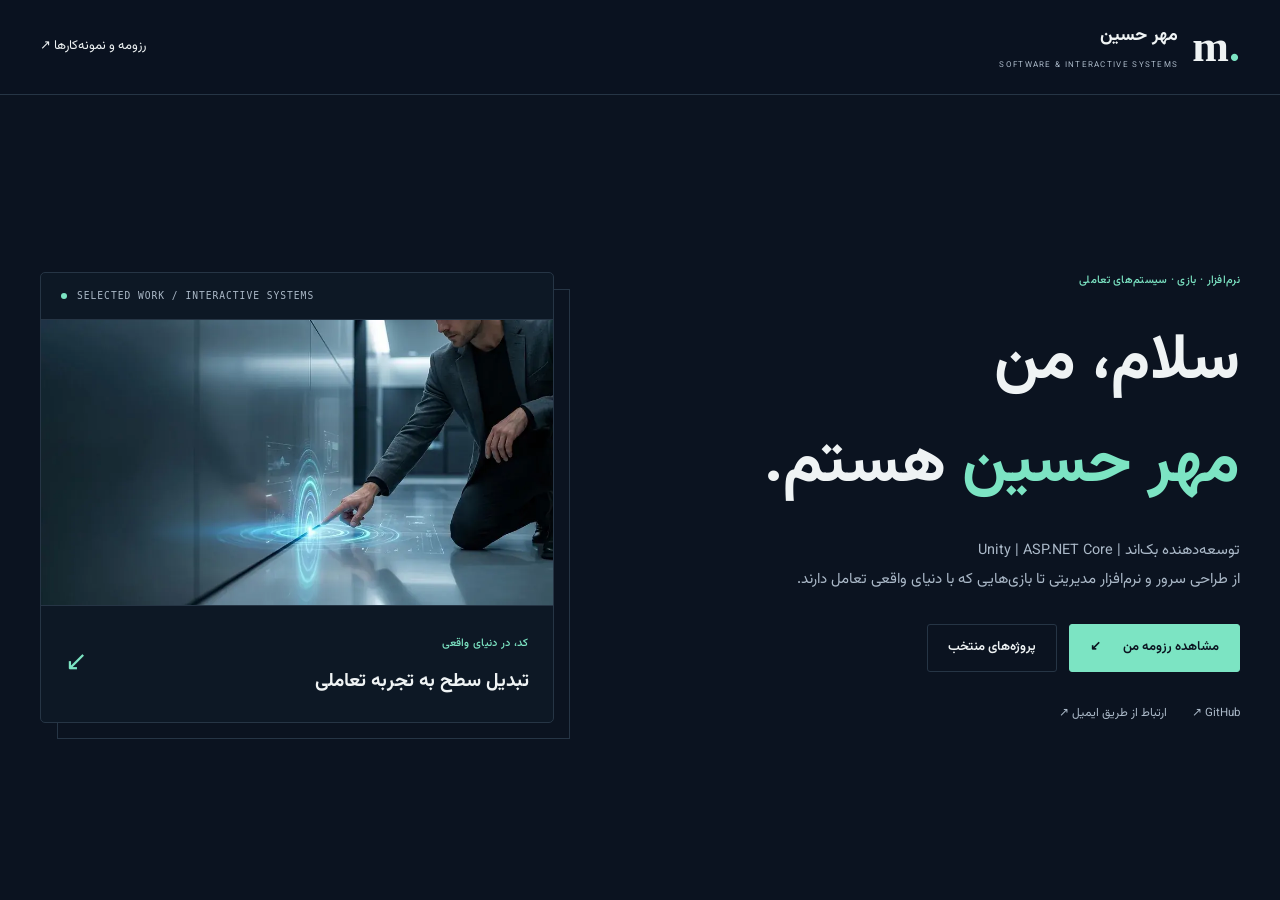
<file: index.html>
<!DOCTYPE html>
<html lang="fa" dir="rtl">
<head>
<meta charset="UTF-8">
<meta name="viewport" content="width=device-width, initial-scale=1">
<meta name="description" content="مهر حسین؛ توسعه‌دهنده بک‌اند، بازی‌های Unity و سیستم‌های تعاملی. مشاهده رزومه، سوابق و نمونه‌کارها.">
<meta name="theme-color" content="#0b1320">
<title>مهر حسین - خانه</title>
<link rel="stylesheet" href="resume.css?v=2">
</head>
<body>
<a class="skip-link" href="#main">رفتن به محتوای اصلی</a>
<header class="site-header">
<div class="shell header-inner">
<a class="brand" href="index.html" aria-label="مهر حسین؛ صفحه خانه"><span class="brand-mark" aria-hidden="true">m<span>.</span></span><span>مهر حسین<small dir="ltr">SOFTWARE & INTERACTIVE SYSTEMS</small></span></a>
<nav aria-label="ناوبری اصلی"><a href="resume.html">رزومه و نمونه‌کارها <span aria-hidden="true">↗</span></a></nav>
</div>
</header>
<main id="main" class="shell landing">
<div>
<p class="eyebrow">نرم‌افزار · بازی · سیستم‌های تعاملی</p>
<h1>سلام، من<br><span>مهر حسین</span> هستم.</h1>
<p>توسعه‌دهنده بک‌اند | <bdi>ASP.NET Core</bdi> | <bdi>Unity</bdi></p>
<p>از طراحی سرور و نرم‌افزار مدیریتی تا بازی‌هایی که با دنیای واقعی تعامل دارند.</p>
<div class="actions"><a class="button button-primary" href="resume.html">مشاهده رزومه من <span aria-hidden="true">↙</span></a><a class="button button-secondary" href="resume.html#selected">پروژه‌های منتخب</a></div>
<div class="landing-links"><a href="https://github.com/mehrhossin" target="_blank" rel="noopener noreferrer"><bdi>GitHub</bdi> ↗</a><a href="mailto:mehrhossin@yahoo.com">ارتباط از طریق ایمیل ↗</a></div>
</div>
<figure class="hero-project">
<div class="figure-top"><span class="project-indicator" aria-hidden="true"></span><bdi>SELECTED WORK / INTERACTIVE SYSTEMS</bdi></div>
<a href="resume.html#project-touch-surfaces"><picture><source type="image/webp" srcset="image/touch-surface-480.webp 480w, image/touch-surface-960.webp 960w, image/touch-surface-1376.webp 1376w" sizes="(max-width: 760px) calc(100vw - 40px), (max-width: 1050px) calc((100vw - 91px) / 2), 570px"><img decoding="async" src="image/touch-surface.jpg" alt="پروژه تبدیل سطوح بزرگ به محیط لمسی" width="960" height="540" fetchpriority="high"></picture></a>
<figcaption><div><span class="eyebrow">کد، در دنیای واقعی</span><strong>تبدیل سطح به تجربه تعاملی</strong></div><span class="caption-arrow" aria-hidden="true">↙</span></figcaption>
</figure>
</main>
</body>
</html>
</file>
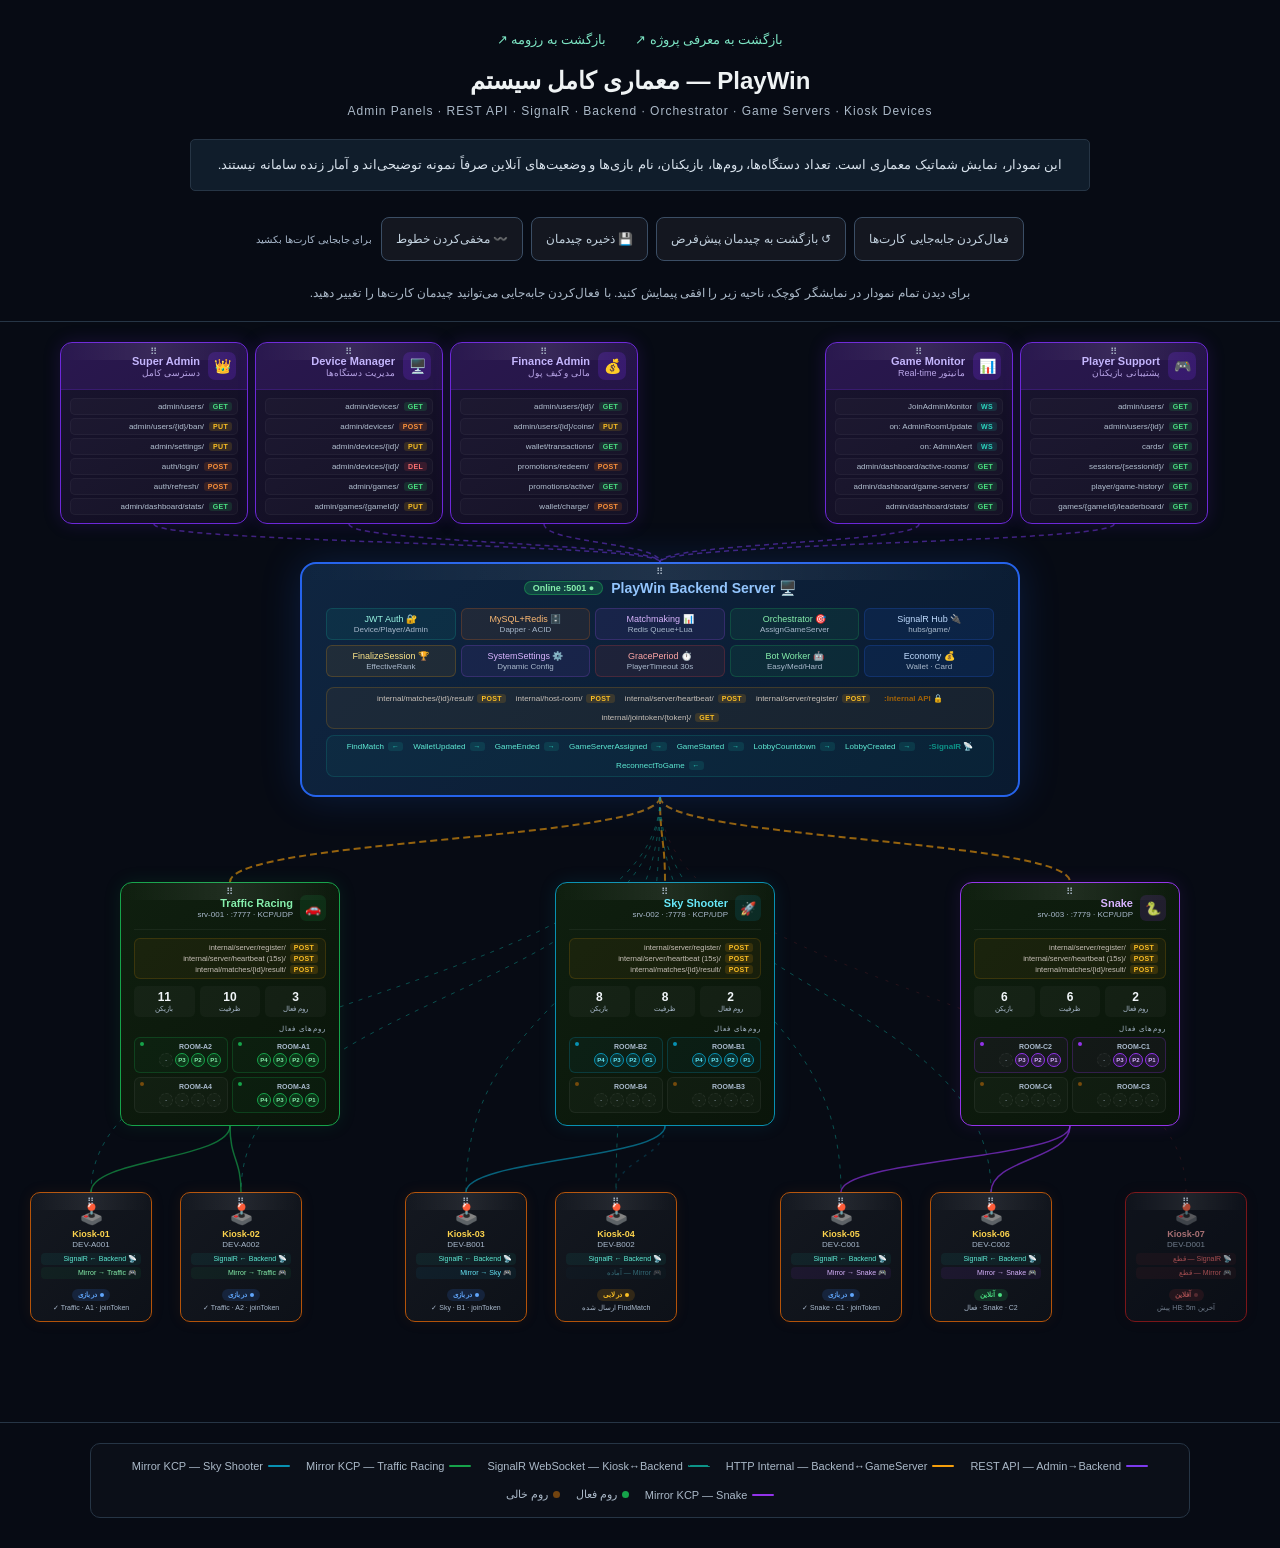
<file: playwin-architecture.html>
<!DOCTYPE html>
<html lang="fa" dir="rtl">
<head>
<meta charset="UTF-8">
<meta name="viewport" content="width=device-width, initial-scale=1.0">
<title>PlayWin — نمودار تعاملی معماری | مهر حسین</title>
<style>
* { margin:0; padding:0; box-sizing:border-box; }
body {
  background:#070b14;
  font-family:'Segoe UI',Tahoma,sans-serif;
  color:#e0e6f0;
  min-height:100vh;
  overflow-x:hidden;

}

/* ═══ HEADER ═══ */
.page-header { text-align:center; padding:20px 20px 10px; }
.page-title  { font-size:20px; font-weight:700; color:#7dd3fc; text-shadow:0 0 24px rgba(125,211,252,.35); margin-bottom:4px; }
.page-sub    { font-size:11px; color:#a9b9cc; letter-spacing:1px; }

/* ═══ TOOLBAR ═══ */
.toolbar {
  display:flex; justify-content:center; gap:8px;
  padding:8px 20px 12px; flex-wrap:wrap;
}
.tb-btn {
  background:rgba(255,255,255,.05); border:1px solid rgba(255,255,255,.1);
  color:#94a3b8; font-size:10px; padding:5px 12px; border-radius:8px;
  cursor:pointer; transition:all .2s; display:flex; align-items:center; gap:5px;
}
.tb-btn:hover { background:rgba(99,102,241,.2); border-color:#6366f1; color:#a5b4fc; }
.tb-btn.active { background:rgba(99,102,241,.25); border-color:#6366f1; color:#a5b4fc; }

/* ═══ CANVAS ═══ */
.canvas {
  position:relative; width:max(1500px,100%); max-width:1700px; min-width:1500px;
  margin:0 auto; padding:0 16px 80px;
  min-height:1100px;
}
.svg-layer {
  position:absolute; top:0; left:0;
  width:100%; height:100%;
  pointer-events:none; z-index:1;
}

/* ═══ DRAGGABLE CARD ═══ */
.drag-card {
  position:absolute;
  z-index:10;
  cursor:grab;
  transition:box-shadow .2s;
}
.drag-card:active { cursor:grabbing; }
.drag-card.dragging {
  z-index:999;
  cursor:grabbing;
  filter:brightness(1.15);
}
.drag-card.dragging * { pointer-events:none; }

/* drag handle نوار بالای هر کارت */
.drag-handle {
  position:absolute;
  top:0; left:0; right:0;
  height:8px;
  background:linear-gradient(90deg,transparent,rgba(255,255,255,.08),transparent);
  border-radius:12px 12px 0 0;
  cursor:grab;
  z-index:5;
  display:flex; align-items:center; justify-content:center;
}
.drag-handle::after {
  content:'⠿';
  font-size:10px; color:rgba(255,255,255,.15);
  letter-spacing:2px;
}
.drag-card:hover .drag-handle {
  background:linear-gradient(90deg,transparent,rgba(255,255,255,.14),transparent);
}
.drag-card:hover .drag-handle::after { color:rgba(255,255,255,.3); }

/* ═══ LAYER ZONES (راهنمای لایه‌ها) ═══ */
.layer-zone {
  position:absolute; left:0; right:0;
  border:1px dashed rgba(255,255,255,.04);
  border-radius:12px; pointer-events:none;
  display:flex; align-items:flex-start; justify-content:flex-end;
  padding:6px 10px;
}
.zone-label {
  font-size:8px; font-weight:600; letter-spacing:2px;
  text-transform:uppercase; color:#a9b9cc;
}

/* ═══ ADMIN PANEL ═══ */
.admin-panel {
  background:linear-gradient(145deg,#1a1530 0%,#100d20 100%);
  border:1.5px solid #6d28d9; border-radius:12px;
  width:188px; overflow:hidden;
  box-shadow:0 0 18px rgba(109,40,217,.18);
}
.admin-panel:hover { box-shadow:0 0 28px rgba(109,40,217,.32); }

.ap-head {
  background:rgba(109,40,217,.18);
  border-bottom:1px solid rgba(109,40,217,.25);
  padding:9px 11px; display:flex; align-items:center; gap:8px;
}
.ap-icon {
  width:28px; height:28px; border-radius:7px;
  background:rgba(109,40,217,.25);
  display:flex; align-items:center; justify-content:center;
  font-size:14px; flex-shrink:0;
}
.ap-title { font-size:11px; font-weight:700; color:#c4b5fd; }
.ap-role  { font-size:9px; color:#b9a5e8; margin-top:1px; }
.ap-body  { padding:8px 9px; }

.ep {
  display:flex; align-items:center; gap:5px;
  padding:3px 5px; border-radius:5px; margin-bottom:3px;
  background:rgba(255,255,255,.025);
  border:1px solid rgba(255,255,255,.04);
}
.ep:last-child { margin-bottom:0; }
.m {
  font-size:7px; font-weight:700; padding:1px 4px;
  border-radius:3px; flex-shrink:0; letter-spacing:.3px;
}
.GET    { background:rgba(34,197,94,.15);  color:#4ade80; }
.POST   { background:rgba(249,115,22,.15); color:#fb923c; }
.PUT    { background:rgba(234,179,8,.15);  color:#fbbf24; }
.PATCH  { background:rgba(59,130,246,.15); color:#60a5fa; }
.DELETE { background:rgba(239,68,68,.15);  color:#f87171; }
.WS     { background:rgba(20,184,166,.15); color:#2dd4bf; }
.INT    { background:rgba(245,158,11,.15); color:#fbbf24; }
.ep-path { font-size:8px; color:#b2c0d0; white-space:nowrap; overflow:hidden; text-overflow:ellipsis; }

/* ═══ BACKEND ═══ */
.backend-box {
  background:linear-gradient(135deg,#0f2540 0%,#091a30 100%);
  border:2px solid #2563eb; border-radius:16px;
  padding:16px 24px 18px; width:720px;
  box-shadow:0 0 40px rgba(37,99,235,.2); position:relative;
}
.backend-box::before {
  content:''; position:absolute; inset:-2px; border-radius:18px;
  background:linear-gradient(135deg,#3b82f6,#1d4ed8,#3b82f6);
  z-index:-1; opacity:.2; animation:pb 3s ease-in-out infinite;
}
@keyframes pb { 0%,100%{opacity:.12} 50%{opacity:.35} }
.be-title {
  font-size:14px; font-weight:700; color:#93c5fd;
  text-align:center; margin-bottom:12px;
  display:flex; align-items:center; justify-content:center; gap:8px;
}
.online-badge {
  background:rgba(34,197,94,.2); border:1px solid rgba(34,197,94,.4);
  border-radius:20px; padding:1px 8px;
  font-size:9px; font-weight:700; color:#86efac;
}
.be-grid {
  display:grid; grid-template-columns:repeat(5,1fr);
  gap:5px; margin-bottom:10px;
}
.be-chip {
  background:rgba(37,99,235,.1); border:1px solid rgba(37,99,235,.22);
  border-radius:6px; padding:5px 6px;
  font-size:9px; color:#bfdbfe; text-align:center;
}
.be-chip.g { background:rgba(34,197,94,.08);  border-color:rgba(34,197,94,.2);  color:#86efac; }
.be-chip.p { background:rgba(168,85,247,.08); border-color:rgba(168,85,247,.2); color:#d8b4fe; }
.be-chip.o { background:rgba(249,115,22,.08); border-color:rgba(249,115,22,.2); color:#fdba74; }
.be-chip.t { background:rgba(20,184,166,.08); border-color:rgba(20,184,166,.2); color:#99f6e4; }
.be-chip.r { background:rgba(239,68,68,.08);  border-color:rgba(239,68,68,.2);  color:#fca5a5; }
.be-chip.y { background:rgba(245,158,11,.08); border-color:rgba(245,158,11,.2); color:#fde68a; }
.be-internal {
  background:rgba(245,158,11,.06);
  border:1px solid rgba(245,158,11,.18);
  border-radius:8px; padding:6px 10px;
  display:flex; gap:10px; flex-wrap:wrap; justify-content:center;
}
.int-ep { display:flex; align-items:center; gap:4px; font-size:8px; color:#c8c0b8; }
.be-signalr {
  background:rgba(20,184,166,.05);
  border:1px solid rgba(20,184,166,.18);
  border-radius:8px; padding:6px 10px; margin-top:6px;
  display:flex; gap:10px; flex-wrap:wrap; justify-content:center;
}
.sr-ep { display:flex; align-items:center; gap:4px; font-size:8px; color:#5eead4; }

/* ═══ GAME SERVER ═══ */
.gs {
  background:linear-gradient(135deg,#0f1f0f 0%,#0a150a 100%);
  border:1.5px solid #16a34a; border-radius:12px;
  padding:12px 13px; width:220px;
  box-shadow:0 0 18px rgba(22,163,74,.12);
}
.gs.sky   { border-color:#0891b2; box-shadow:0 0 18px rgba(8,145,178,.12); }
.gs.snake { border-color:#9333ea; box-shadow:0 0 18px rgba(147,51,234,.12); }
.gs-head {
  display:flex; align-items:center; gap:7px;
  margin-bottom:8px; padding-bottom:8px;
  border-bottom:1px solid rgba(255,255,255,.05);
}
.gs-ico {
  width:26px; height:26px; border-radius:6px;
  display:flex; align-items:center; justify-content:center;
  font-size:13px; background:rgba(22,163,74,.15);
}
.sky .gs-ico   { background:rgba(8,145,178,.15); }
.snake .gs-ico { background:rgba(147,51,234,.15); }
.gs-name { font-size:11px; font-weight:700; color:#86efac; }
.sky .gs-name   { color:#67e8f9; }
.snake .gs-name { color:#d8b4fe; }
.gs-port { font-size:8px; color:#a9b9cc; margin-top:1px; }
.gs-internal {
  background:rgba(245,158,11,.05);
  border:1px solid rgba(245,158,11,.15);
  border-radius:6px; padding:4px 7px; margin-bottom:7px;
  display:flex; flex-direction:column; gap:2px;
}
.gs-int-row { display:flex; align-items:center; gap:4px; font-size:7.5px; color:#c8c0b8; }
.gs-stats { display:flex; gap:5px; margin-bottom:8px; }
.gs-stat {
  flex:1; background:rgba(255,255,255,.03);
  border-radius:5px; padding:4px; text-align:center;
}
.gs-sv { font-size:12px; font-weight:700; color:#f1f5f9; }
.gs-sl { font-size:7px; color:#a9b9cc; margin-top:1px; }
.rooms-lbl { font-size:7px; color:#a9b9cc; letter-spacing:1px; text-transform:uppercase; margin-bottom:4px; }
.rooms-grid { display:grid; grid-template-columns:1fr 1fr; gap:4px; }
.room {
  background:rgba(255,255,255,.025);
  border:1px solid rgba(255,255,255,.05);
  border-radius:6px; padding:5px 6px; position:relative;
}
.room.active { border-color:rgba(22,163,74,.25); background:rgba(22,163,74,.05); }
.sky .room.active   { border-color:rgba(8,145,178,.25);  background:rgba(8,145,178,.05); }
.snake .room.active { border-color:rgba(147,51,234,.25); background:rgba(147,51,234,.05); }
.room-id { font-size:7px; font-weight:700; color:#a9b9cc; margin-bottom:3px; padding-right:9px; }
.room-ps { display:flex; gap:2px; flex-wrap:wrap; }
.pd {
  width:14px; height:14px; border-radius:50%;
  display:flex; align-items:center; justify-content:center;
  font-size:6px; font-weight:700;
}
.pd.on {
  background:rgba(22,163,74,.18); border:1.5px solid #16a34a; color:#86efac;
  animation:pp 2s ease-in-out infinite;
}
.sky .pd.on   { background:rgba(8,145,178,.18); border-color:#0891b2; color:#67e8f9; animation-name:pp2; }
.snake .pd.on { background:rgba(147,51,234,.18); border-color:#9333ea; color:#d8b4fe; animation-name:pp3; }
.pd.on:nth-child(2){animation-delay:.2s}
.pd.on:nth-child(3){animation-delay:.4s}
.pd.on:nth-child(4){animation-delay:.6s}
@keyframes pp  {0%,100%{box-shadow:0 0 0 0 rgba(22,163,74,.4)}  50%{box-shadow:0 0 0 3px rgba(22,163,74,0)}}
@keyframes pp2 {0%,100%{box-shadow:0 0 0 0 rgba(8,145,178,.4)}  50%{box-shadow:0 0 0 3px rgba(8,145,178,0)}}
@keyframes pp3 {0%,100%{box-shadow:0 0 0 0 rgba(147,51,234,.4)} 50%{box-shadow:0 0 0 3px rgba(147,51,234,0)}}
.pd.off {
  background:rgba(255,255,255,.02);
  border:1.5px dashed rgba(255,255,255,.07); color:#a9b9cc;
}
.rs {
  position:absolute; top:4px; left:5px;
  width:4px; height:4px; border-radius:50%;
  background:#16a34a; animation:blink 1.5s infinite;
}
.sky .rs   { background:#0891b2; }
.snake .rs { background:#9333ea; }
.rs.w { background:#d97706; animation:none; opacity:.5; }
@keyframes blink {0%,100%{opacity:1}50%{opacity:.25}}

/* ═══ DEVICE ═══ */
.dv {
  background:linear-gradient(135deg,#141820 0%,#0d1118 100%);
  border:1.5px solid #b45309; border-radius:10px;
  padding:9px 10px; width:122px; text-align:center;
  box-shadow:0 0 14px rgba(180,83,9,.1);
}
.dv.off { border-color:#b91c1c; box-shadow:0 0 14px rgba(185,28,28,.08); opacity:.65; }
.dv-icon { font-size:20px; margin-bottom:3px; }
.dv-name { font-size:9px; font-weight:700; color:#fcd34d; margin-bottom:1px; }
.dv.off .dv-name { color:#fca5a5; }
.dv-id   { font-size:8px; color:#a9b9cc; margin-bottom:4px; }
.dv-protos { display:flex; flex-direction:column; gap:2px; margin-bottom:4px; }
.dv-proto {
  display:flex; align-items:center; gap:3px;
  padding:2px 4px; border-radius:4px; font-size:7px;
}
.dv-proto.sr  { background:rgba(20,184,166,.08);  color:#5eead4; }
.dv-proto.mir { background:rgba(22,163,74,.08);   color:#86efac; }
.dv-proto.mir.sky   { background:rgba(8,145,178,.08);   color:#67e8f9; }
.dv-proto.mir.snake { background:rgba(147,51,234,.08);  color:#d8b4fe; }
.dv-proto.off-p { background:rgba(239,68,68,.08); color:#f87171; }
.dv-status {
  display:inline-flex; align-items:center; gap:3px;
  padding:2px 6px; border-radius:10px;
  font-size:7px; font-weight:700; margin-bottom:3px;
}
.s-play { background:rgba(59,130,246,.15);  color:#60a5fa; }
.s-on   { background:rgba(34,197,94,.15);   color:#4ade80; }
.s-idle { background:rgba(245,158,11,.15);  color:#fbbf24; }
.s-off  { background:rgba(239,68,68,.15);   color:#f87171; }
.sd { width:4px; height:4px; border-radius:50%; background:currentColor; animation:blink 1.5s infinite; }
.s-off .sd { animation:none; opacity:.4; }
.dv-info { font-size:7px; color:#a9b9cc; }

/* ═══ LEGEND ═══ */
.legend {
  display:flex; justify-content:center; gap:16px; flex-wrap:wrap;
  margin:28px auto 0; padding:11px 18px;
  background:rgba(255,255,255,.015);
  border:1px solid rgba(255,255,255,.04);
  border-radius:10px; max-width:1100px;
}
.li { display:flex; align-items:center; gap:5px; font-size:10px; color:#a9b9cc; }
.ll { width:22px; height:2px; border-radius:2px; }

/* ═══ ANIMATIONS ═══ */
.a-dash   { animation:moveDash  1.1s linear infinite; }
.a-solid  { animation:moveSolid .65s linear infinite; }
.a-slow   { animation:moveSlow  1.8s linear infinite; }
.a-int    { animation:moveInt   1.4s linear infinite; }
@keyframes moveDash  { to{stroke-dashoffset:-20} }
@keyframes moveSolid { to{stroke-dashoffset:-24} }
@keyframes moveSlow  { to{stroke-dashoffset:-18} }
@keyframes moveInt   { to{stroke-dashoffset:-22} }

/* ═══ SNAP GHOST ═══ */
.snap-ghost {
  position:absolute; border-radius:12px; pointer-events:none;
  border:2px dashed rgba(99,102,241,.4);
  background:rgba(99,102,241,.05);
  transition:opacity .15s; z-index:5;
}

[hidden]{display:none!important}.portfolio-back{display:inline-block;color:#7ce4c3;text-decoration:none;font-size:13px;padding:12px;margin-bottom:8px}.portfolio-back:hover{text-decoration:underline}.page-title{font-size:24px;color:#eff3f4;text-shadow:none}.page-sub{color:#abb9c8;font-size:12px;line-height:2}.schematic-note{max-width:900px;margin:16px auto 8px;color:#d8e2ec;font-size:13px;line-height:2;padding:12px 18px;border:1px solid #263545;background:#101d2b;border-radius:5px}.toolbar{max-width:1100px;margin:auto}.tb-btn{font-family:inherit;font-size:12px;min-height:44px;color:#c3d2df;padding:9px 14px;border-color:#3b4e65}.diagram-help{color:#abb9c8;font-size:12px;line-height:2;text-align:center;margin:8px 20px 16px}.diagram-help a{color:#7ce4c3}.diagram-scroll{width:100%;overflow:auto;direction:ltr;border-block:1px solid #263545;overscroll-behavior-x:contain}.canvas{direction:rtl}.drag-card{user-select:none}.drag-handle{height:18px}.drag-handle::after{color:#abb9c8}.drag-card:focus-visible{outline:2px solid #7ce4c3;outline-offset:5px}.legend{margin-block:20px 30px;padding:16px;border-color:#263545}.li{color:#abb9c8;font-size:11px}.page-header,.toolbar,.diagram-help{user-select:text}.drag-card{cursor:default}.diagram-help+.diagram-scroll{scrollbar-color:#7ce4c3 #101d2b}a:focus-visible,button:focus-visible,.diagram-scroll:focus-visible{outline:2px solid #7ce4c3;outline-offset:3px}@media(prefers-reduced-motion:reduce){*,*:before,*:after{animation:none!important;transition:none!important}}@media(max-width:760px){.page-header{padding-inline:16px}.page-title{font-size:21px}.page-sub{font-size:10px;letter-spacing:0}.schematic-note{font-size:12px;text-align:right}.toolbar{gap:6px;padding-inline:16px}.tb-btn{font-size:11px;padding-inline:10px}.diagram-scroll{max-height:78vh}.legend{margin-inline:16px}.portfolio-back{font-size:12px}}
</style>
</head>
<body>

<header class="page-header">
  <a class="portfolio-back" href="playwin.html">بازگشت به معرفی پروژه ↗</a>
  <a class="portfolio-back" href="resume.html#project-playwin">بازگشت به رزومه ↗</a>
  <h1 class="page-title">PlayWin — معماری کامل سیستم</h1>
  <div class="page-sub">Admin Panels · REST API · SignalR · Backend · Orchestrator · Game Servers · Kiosk Devices</div>
  <p class="schematic-note">این نمودار، نمایش شماتیک معماری است. تعداد دستگاه‌ها، روم‌ها، بازیکنان، نام بازی‌ها و وضعیت‌های آنلاین صرفاً نمونه توضیحی‌اند و آمار زنده سامانه نیستند.</p>
</header>

<!-- TOOLBAR -->
<div class="toolbar" hidden>
  <button class="tb-btn" id="btnLock" onclick="toggleLock()">🔓 حالت جابجایی فعال</button>
  <button class="tb-btn" onclick="resetLayout()">↺ بازگشت به چیدمان پیش‌فرض</button>
  <button class="tb-btn" id="btnSave" onclick="saveLayout(event)">💾 ذخیره چیدمان</button>
  <button class="tb-btn" id="btnLines" aria-pressed="true" onclick="toggleLines()">〰️ مخفی‌کردن خطوط</button>
  <span style="font-size:10px;color:#a9b9cc;align-self:center;">برای جابجایی کارت‌ها بکشید</span>
</div>

<p class="diagram-help">برای دیدن تمام نمودار در نمایشگر کوچک، ناحیه زیر را افقی پیمایش کنید. با فعال‌کردن جابه‌جایی می‌توانید چیدمان کارت‌ها را تغییر دهید.</p>
<noscript><p class="diagram-help">نمای ثابت معماری نمایش داده می‌شود. برای خطوط ارتباطی، نمودار خلاصه را در <a href="playwin.html">صفحه معرفی پروژه</a> ببینید.</p></noscript>
<main class="diagram-scroll" tabindex="0" role="region" aria-label="نمودار معماری؛ قابل پیمایش افقی">
<div class="canvas" id="canvas">
<svg class="svg-layer" id="svgLayer" xmlns="http://www.w3.org/2000/svg"></svg>

<!-- ══ ADMIN PANELS ══ -->
<div class="drag-card" id="ap0" data-id="ap0" style="left:4%;top:20px">
  <div class="drag-handle"></div>
  <div class="admin-panel">
    <div class="ap-head"><div class="ap-icon">👑</div><div><div class="ap-title">Super Admin</div><div class="ap-role">دسترسی کامل</div></div></div>
    <div class="ap-body">
      <div class="ep"><span class="m GET">GET</span><span class="ep-path">/admin/users</span></div>
      <div class="ep"><span class="m PUT">PUT</span><span class="ep-path">/admin/users/{id}/ban</span></div>
      <div class="ep"><span class="m PUT">PUT</span><span class="ep-path">/admin/settings</span></div>
      <div class="ep"><span class="m POST">POST</span><span class="ep-path">/auth/login</span></div>
      <div class="ep"><span class="m POST">POST</span><span class="ep-path">/auth/refresh</span></div>
      <div class="ep"><span class="m GET">GET</span><span class="ep-path">/admin/dashboard/stats</span></div>
    </div>
  </div>
</div>

<div class="drag-card" id="ap1" data-id="ap1" style="left:17%;top:20px">
  <div class="drag-handle"></div>
  <div class="admin-panel">
    <div class="ap-head"><div class="ap-icon">🖥️</div><div><div class="ap-title">Device Manager</div><div class="ap-role">مدیریت دستگاه‌ها</div></div></div>
    <div class="ap-body">
      <div class="ep"><span class="m GET">GET</span><span class="ep-path">/admin/devices</span></div>
      <div class="ep"><span class="m POST">POST</span><span class="ep-path">/admin/devices</span></div>
      <div class="ep"><span class="m PUT">PUT</span><span class="ep-path">/admin/devices/{id}</span></div>
      <div class="ep"><span class="m DELETE">DEL</span><span class="ep-path">/admin/devices/{id}</span></div>
      <div class="ep"><span class="m GET">GET</span><span class="ep-path">/admin/games</span></div>
      <div class="ep"><span class="m PUT">PUT</span><span class="ep-path">/admin/games/{gameId}</span></div>
    </div>
  </div>
</div>

<div class="drag-card" id="ap2" data-id="ap2" style="left:30%;top:20px">
  <div class="drag-handle"></div>
  <div class="admin-panel">
    <div class="ap-head"><div class="ap-icon">💰</div><div><div class="ap-title">Finance Admin</div><div class="ap-role">مالی و کیف پول</div></div></div>
    <div class="ap-body">
      <div class="ep"><span class="m GET">GET</span><span class="ep-path">/admin/users/{id}</span></div>
      <div class="ep"><span class="m PUT">PUT</span><span class="ep-path">/admin/users/{id}/coins</span></div>
      <div class="ep"><span class="m GET">GET</span><span class="ep-path">/wallet/transactions</span></div>
      <div class="ep"><span class="m POST">POST</span><span class="ep-path">/promotions/redeem</span></div>
      <div class="ep"><span class="m GET">GET</span><span class="ep-path">/promotions/active</span></div>
      <div class="ep"><span class="m POST">POST</span><span class="ep-path">/wallet/charge</span></div>
    </div>
  </div>
</div>

<div class="drag-card" id="ap3" data-id="ap3" style="left:55.00000000000001%;top:20px">
  <div class="drag-handle"></div>
  <div class="admin-panel">
    <div class="ap-head"><div class="ap-icon">📊</div><div><div class="ap-title">Game Monitor</div><div class="ap-role">مانیتور Real-time</div></div></div>
    <div class="ap-body">
      <div class="ep"><span class="m WS">WS</span><span class="ep-path">JoinAdminMonitor</span></div>
      <div class="ep"><span class="m WS">WS</span><span class="ep-path">on: AdminRoomUpdate</span></div>
      <div class="ep"><span class="m WS">WS</span><span class="ep-path">on: AdminAlert</span></div>
      <div class="ep"><span class="m GET">GET</span><span class="ep-path">/admin/dashboard/active-rooms</span></div>
      <div class="ep"><span class="m GET">GET</span><span class="ep-path">/admin/dashboard/game-servers</span></div>
      <div class="ep"><span class="m GET">GET</span><span class="ep-path">/admin/dashboard/stats</span></div>
    </div>
  </div>
</div>

<div class="drag-card" id="ap4" data-id="ap4" style="left:68%;top:20px">
  <div class="drag-handle"></div>
  <div class="admin-panel">
    <div class="ap-head"><div class="ap-icon">🎮</div><div><div class="ap-title">Player Support</div><div class="ap-role">پشتیبانی بازیکنان</div></div></div>
    <div class="ap-body">
      <div class="ep"><span class="m GET">GET</span><span class="ep-path">/admin/users</span></div>
      <div class="ep"><span class="m GET">GET</span><span class="ep-path">/admin/users/{id}</span></div>
      <div class="ep"><span class="m GET">GET</span><span class="ep-path">/cards</span></div>
      <div class="ep"><span class="m GET">GET</span><span class="ep-path">/sessions/{sessionId}</span></div>
      <div class="ep"><span class="m GET">GET</span><span class="ep-path">/player/game-history</span></div>
      <div class="ep"><span class="m GET">GET</span><span class="ep-path">/games/{gameId}/leaderboard</span></div>
    </div>
  </div>
</div>

<!-- ══ BACKEND ══ -->
<div class="drag-card" id="backend" data-id="backend" style="left:20%;top:240px">
  <div class="drag-handle"></div>
  <div class="backend-box">
    <div class="be-title">🖥️ PlayWin Backend Server <span class="online-badge">● Online :5001</span></div>
    <div class="be-grid">
      <div class="be-chip">🔌 SignalR Hub<br><small style="color:#a9b9cc;font-size:8px">/hubs/game</small></div>
      <div class="be-chip g">🎯 Orchestrator<br><small style="color:#a9b9cc;font-size:8px">AssignGameServer</small></div>
      <div class="be-chip p">📊 Matchmaking<br><small style="color:#a9b9cc;font-size:8px">Redis Queue+Lua</small></div>
      <div class="be-chip o">🗄️ MySQL+Redis<br><small style="color:#a9b9cc;font-size:8px">Dapper · ACID</small></div>
      <div class="be-chip t">🔐 JWT Auth<br><small style="color:#a9b9cc;font-size:8px">Device/Player/Admin</small></div>
      <div class="be-chip">💰 Economy<br><small style="color:#a9b9cc;font-size:8px">Wallet · Card</small></div>
      <div class="be-chip g">🤖 Bot Worker<br><small style="color:#a9b9cc;font-size:8px">Easy/Med/Hard</small></div>
      <div class="be-chip r">⏱️ GracePeriod<br><small style="color:#a9b9cc;font-size:8px">PlayerTimeout 30s</small></div>
      <div class="be-chip p">⚙️ SystemSettings<br><small style="color:#a9b9cc;font-size:8px">Dynamic Config</small></div>
      <div class="be-chip y">🏆 FinalizeSession<br><small style="color:#a9b9cc;font-size:8px">EffectiveRank</small></div>
    </div>
    <div class="be-internal">
      <span style="font-size:8px;color:#a16207;font-weight:600;margin-left:4px;">🔒 Internal API:</span>
      <div class="int-ep"><span class="m INT">POST</span><span>/internal/server/register</span></div>
      <div class="int-ep"><span class="m INT">POST</span><span>/internal/server/heartbeat</span></div>
      <div class="int-ep"><span class="m INT">POST</span><span>/internal/host-room</span></div>
      <div class="int-ep"><span class="m INT">POST</span><span>/internal/matches/{id}/result</span></div>
      <div class="int-ep"><span class="m INT">GET</span><span>/internal/jointoken/{token}</span></div>
    </div>
    <div class="be-signalr">
      <span style="font-size:8px;color:#0d9488;font-weight:600;margin-left:4px;">📡 SignalR:</span>
      <div class="sr-ep"><span class="m WS">→</span><span>LobbyCreated</span></div>
      <div class="sr-ep"><span class="m WS">→</span><span>LobbyCountdown</span></div>
      <div class="sr-ep"><span class="m WS">→</span><span>GameStarted</span></div>
      <div class="sr-ep"><span class="m WS">→</span><span>GameServerAssigned</span></div>
      <div class="sr-ep"><span class="m WS">→</span><span>GameEnded</span></div>
      <div class="sr-ep"><span class="m WS">→</span><span>WalletUpdated</span></div>
      <div class="sr-ep"><span class="m WS">←</span><span>FindMatch</span></div>
      <div class="sr-ep"><span class="m WS">←</span><span>ReconnectToGame</span></div>
    </div>
  </div>
</div>

<!-- ══ GAME SERVERS ══ -->
<div class="drag-card" id="gs0" data-id="gs0" style="left:8%;top:560px">
  <div class="drag-handle"></div>
  <div class="gs">
    <div class="gs-head"><div class="gs-ico">🚗</div><div><div class="gs-name">Traffic Racing</div><div class="gs-port">srv-001 · :7777 · KCP/UDP</div></div></div>
    <div class="gs-internal">
      <div class="gs-int-row"><span class="m INT" style="font-size:7px;">POST</span><span>/internal/server/register</span></div>
      <div class="gs-int-row"><span class="m INT" style="font-size:7px;">POST</span><span>/internal/server/heartbeat (15s)</span></div>
      <div class="gs-int-row"><span class="m INT" style="font-size:7px;">POST</span><span>/internal/matches/{id}/result</span></div>
    </div>
    <div class="gs-stats">
      <div class="gs-stat"><div class="gs-sv">3</div><div class="gs-sl">روم فعال</div></div>
      <div class="gs-stat"><div class="gs-sv">10</div><div class="gs-sl">ظرفیت</div></div>
      <div class="gs-stat"><div class="gs-sv">11</div><div class="gs-sl">بازیکن</div></div>
    </div>
    <div class="rooms-lbl">روم‌های فعال</div>
    <div class="rooms-grid">
      <div class="room active"><div class="rs"></div><div class="room-id">ROOM-A1</div><div class="room-ps"><div class="pd on">P1</div><div class="pd on">P2</div><div class="pd on">P3</div><div class="pd on">P4</div></div></div>
      <div class="room active"><div class="rs"></div><div class="room-id">ROOM-A2</div><div class="room-ps"><div class="pd on">P1</div><div class="pd on">P2</div><div class="pd on">P3</div><div class="pd off">·</div></div></div>
      <div class="room active"><div class="rs"></div><div class="room-id">ROOM-A3</div><div class="room-ps"><div class="pd on">P1</div><div class="pd on">P2</div><div class="pd on">P3</div><div class="pd on">P4</div></div></div>
      <div class="room"><div class="rs w"></div><div class="room-id">ROOM-A4</div><div class="room-ps"><div class="pd off">·</div><div class="pd off">·</div><div class="pd off">·</div><div class="pd off">·</div></div></div>
    </div>
  </div>
</div>

<div class="drag-card" id="gs1" data-id="gs1" style="left:37%;top:560px">
  <div class="drag-handle"></div>
  <div class="gs sky">
    <div class="gs-head"><div class="gs-ico">🚀</div><div><div class="gs-name">Sky Shooter</div><div class="gs-port">srv-002 · :7778 · KCP/UDP</div></div></div>
    <div class="gs-internal">
      <div class="gs-int-row"><span class="m INT" style="font-size:7px;">POST</span><span>/internal/server/register</span></div>
      <div class="gs-int-row"><span class="m INT" style="font-size:7px;">POST</span><span>/internal/server/heartbeat (15s)</span></div>
      <div class="gs-int-row"><span class="m INT" style="font-size:7px;">POST</span><span>/internal/matches/{id}/result</span></div>
    </div>
    <div class="gs-stats">
      <div class="gs-stat"><div class="gs-sv">2</div><div class="gs-sl">روم فعال</div></div>
      <div class="gs-stat"><div class="gs-sv">8</div><div class="gs-sl">ظرفیت</div></div>
      <div class="gs-stat"><div class="gs-sv">8</div><div class="gs-sl">بازیکن</div></div>
    </div>
    <div class="rooms-lbl">روم‌های فعال</div>
    <div class="rooms-grid">
      <div class="room active"><div class="rs"></div><div class="room-id">ROOM-B1</div><div class="room-ps"><div class="pd on">P1</div><div class="pd on">P2</div><div class="pd on">P3</div><div class="pd on">P4</div></div></div>
      <div class="room active"><div class="rs"></div><div class="room-id">ROOM-B2</div><div class="room-ps"><div class="pd on">P1</div><div class="pd on">P2</div><div class="pd on">P3</div><div class="pd on">P4</div></div></div>
      <div class="room"><div class="rs w"></div><div class="room-id">ROOM-B3</div><div class="room-ps"><div class="pd off">·</div><div class="pd off">·</div><div class="pd off">·</div><div class="pd off">·</div></div></div>
      <div class="room"><div class="rs w"></div><div class="room-id">ROOM-B4</div><div class="room-ps"><div class="pd off">·</div><div class="pd off">·</div><div class="pd off">·</div><div class="pd off">·</div></div></div>
    </div
>
  </div>
</div>

<div class="drag-card" id="gs2" data-id="gs2" style="left:64%;top:560px">
  <div class="drag-handle"></div>
  <div class="gs snake">
    <div class="gs-head"><div class="gs-ico">🐍</div><div><div class="gs-name">Snake</div><div class="gs-port">srv-003 · :7779 · KCP/UDP</div></div></div>
    <div class="gs-internal">
      <div class="gs-int-row"><span class="m INT" style="font-size:7px;">POST</span><span>/internal/server/register</span></div>
      <div class="gs-int-row"><span class="m INT" style="font-size:7px;">POST</span><span>/internal/server/heartbeat (15s)</span></div>
      <div class="gs-int-row"><span class="m INT" style="font-size:7px;">POST</span><span>/internal/matches/{id}/result</span></div>
    </div>
    <div class="gs-stats">
      <div class="gs-stat"><div class="gs-sv">2</div><div class="gs-sl">روم فعال</div></div>
      <div class="gs-stat"><div class="gs-sv">6</div><div class="gs-sl">ظرفیت</div></div>
      <div class="gs-stat"><div class="gs-sv">6</div><div class="gs-sl">بازیکن</div></div>
    </div>
    <div class="rooms-lbl">روم‌های فعال</div>
    <div class="rooms-grid">
      <div class="room active"><div class="rs"></div><div class="room-id">ROOM-C1</div><div class="room-ps"><div class="pd on">P1</div><div class="pd on">P2</div><div class="pd on">P3</div><div class="pd off">·</div></div></div>
      <div class="room active"><div class="rs"></div><div class="room-id">ROOM-C2</div><div class="room-ps"><div class="pd on">P1</div><div class="pd on">P2</div><div class="pd on">P3</div><div class="pd off">·</div></div></div>
      <div class="room"><div class="rs w"></div><div class="room-id">ROOM-C3</div><div class="room-ps"><div class="pd off">·</div><div class="pd off">·</div><div class="pd off">·</div><div class="pd off">·</div></div></div>
      <div class="room"><div class="rs w"></div><div class="room-id">ROOM-C4</div><div class="room-ps"><div class="pd off">·</div><div class="pd off">·</div><div class="pd off">·</div><div class="pd off">·</div></div></div>
    </div>
  </div>
</div>

<!-- ══ DEVICES ══ -->
<div class="drag-card" id="dv0" data-id="dv0" style="left:2%;top:870px">
  <div class="drag-handle"></div>
  <div class="dv">
    <div class="dv-icon">🕹️</div><div class="dv-name">Kiosk-01</div><div class="dv-id">DEV-A001</div>
    <div class="dv-protos"><div class="dv-proto sr">📡 SignalR ← Backend</div><div class="dv-proto mir">🎮 Mirror → Traffic</div></div>
    <div class="dv-status s-play"><div class="sd"></div>در بازی</div>
    <div class="dv-info">Traffic · A1 · joinToken ✓</div>
  </div>
</div>

<div class="drag-card" id="dv1" data-id="dv1" style="left:12%;top:870px">
  <div class="drag-handle"></div>
  <div class="dv">
    <div class="dv-icon">🕹️</div><div class="dv-name">Kiosk-02</div><div class="dv-id">DEV-A002</div>
    <div class="dv-protos"><div class="dv-proto sr">📡 SignalR ← Backend</div><div class="dv-proto mir">🎮 Mirror → Traffic</div></div>
    <div class="dv-status s-play"><div class="sd"></div>در بازی</div>
    <div class="dv-info">Traffic · A2 · joinToken ✓</div>
  </div>
</div>

<div class="drag-card" id="dv2" data-id="dv2" style="left:27%;top:870px">
  <div class="drag-handle"></div>
  <div class="dv">
    <div class="dv-icon">🕹️</div><div class="dv-name">Kiosk-03</div><div class="dv-id">DEV-B001</div>
    <div class="dv-protos"><div class="dv-proto sr">📡 SignalR ← Backend</div><div class="dv-proto mir sky">🎮 Mirror → Sky</div></div>
    <div class="dv-status s-play"><div class="sd"></div>در بازی</div>
    <div class="dv-info">Sky · B1 · joinToken ✓</div>
  </div>
</div>

<div class="drag-card" id="dv3" data-id="dv3" style="left:37%;top:870px">
  <div class="drag-handle"></div>
  <div class="dv">
    <div class="dv-icon">🕹️</div><div class="dv-name">Kiosk-04</div><div class="dv-id">DEV-B002</div>
    <div class="dv-protos"><div class="dv-proto sr">📡 SignalR ← Backend</div><div class="dv-proto mir sky" style="opacity:.4;">🎮 Mirror — آماده</div></div>
    <div class="dv-status s-idle"><div class="sd"></div>در لابی</div>
    <div class="dv-info">FindMatch ارسال شده</div>
  </div>
</div>

<div class="drag-card" id="dv4" data-id="dv4" style="left:52%;top:870px">
  <div class="drag-handle"></div>
  <div class="dv">
    <div class="dv-icon">🕹️</div><div class="dv-name">Kiosk-05</div><div class="dv-id">DEV-C001</div>
    <div class="dv-protos"><div class="dv-proto sr">📡 SignalR ← Backend</div><div class="dv-proto mir snake">🎮 Mirror → Snake</div></div>
    <div class="dv-status s-play"><div class="sd"></div>در بازی</div>
    <div class="dv-info">Snake · C1 · joinToken ✓</div>
  </div>
</div>

<div class="drag-card" id="dv5" data-id="dv5" style="left:62%;top:870px">
  <div class="drag-handle"></div>
  <div class="dv">
    <div class="dv-icon">🕹️</div><div class="dv-name">Kiosk-06</div><div class="dv-id">DEV-C002</div>
    <div class="dv-protos"><div class="dv-proto sr">📡 SignalR ← Backend</div><div class="dv-proto mir snake">🎮 Mirror → Snake</div></div>
    <div class="dv-status s-on"><div class="sd"></div>آنلاین</div>
    <div class="dv-info">Snake · C2 · فعال</div>
  </div>
</div>

<div class="drag-card" id="dv6" data-id="dv6" style="left:75%;top:870px">
  <div class="drag-handle"></div>
  <div class="dv off">
    <div class="dv-icon">🕹️</div><div class="dv-name">Kiosk-07</div><div class="dv-id">DEV-D001</div>
    <div class="dv-protos"><div class="dv-proto off-p">📡 SignalR — قطع</div><div class="dv-proto off-p">🎮 Mirror — قطع</div></div>
    <div class="dv-status s-off"><div class="sd"></div>آفلاین</div>
    <div class="dv-info">آخرین HB: 5m پیش</div>
  </div>
</div>

</div><!-- /canvas -->
</main>
<!-- LEGEND -->
<div style="position:relative;z-index:20;margin-top:16px;">
  <div class="legend">
    <div class="li"><div class="ll" style="background:#7c3aed"></div>REST API — Admin→Backend</div>
    <div class="li"><div class="ll" style="background:#f59e0b"></div>HTTP Internal — Backend↔GameServer</div>
    <div class="li"><div class="ll" style="height:0;border-top:2px dashed #0d9488;width:22px"></div>SignalR WebSocket — Kiosk↔Backend</div>
    <div class="li"><div class="ll" style="background:#16a34a"></div>Mirror KCP — Traffic Racing</div>
    <div class="li"><div class="ll" style="background:#0891b2"></div>Mirror KCP — Sky Shooter</div>
    <div class="li"><div class="ll" style="background:#9333ea"></div>Mirror KCP — Snake</div>
    <div class="li"><div style="width:7px;height:7px;border-radius:50%;background:#16a34a;animation:blink 1.5s infinite"></div>روم فعال</div>
    <div class="li"><div style="width:7px;height:7px;border-radius:50%;background:#d97706;opacity:.5"></div>روم خالی</div>
  </div>
</div>



<script>
// ══════════════════════════════════════════════
//  CONFIG
// ══════════════════════════════════════════════
const CARD_IDS = ['ap0','ap1','ap2','ap3','ap4','backend','gs0','gs1','gs2','dv0','dv1','dv2','dv3','dv4','dv5','dv6'];

// چیدمان پیش‌فرض — درصد از عرض و پیکسل از بالا
const DEFAULT_LAYOUT = {
  ap0:     { xp:0.04,  y:20  },
  ap1:     { xp:0.17,  y:20  },
  ap2:     { xp:0.30,  y:20  },
  ap3:     { xp:0.55,  y:20  },
  ap4:     { xp:0.68,  y:20  },
  backend: { xp:0.20,  y:240 },
  gs0:     { xp:0.08,  y:560 },
  gs1:     { xp:0.37,  y:560 },
  gs2:     { xp:0.64,  y:560 },
  dv0:     { xp:0.02,  y:870 },
  dv1:     { xp:0.12,  y:870 },
  dv2:     { xp:0.27,  y:870 },
  dv3:     { xp:0.37,  y:870 },
  dv4:     { xp:0.52,  y:870 },
  dv5:     { xp:0.62,  y:870 },
  dv6:     { xp:0.75,  y:870 },
};

// تعریف خطوط ارتباطی
const CONNECTIONS = [
  // Admin → Backend (بنفش REST)
  { from:'ap0', to:'backend', col:'#7c3aed', dash:'5 4', w:1.5, cls:'a-dash', op:0.5 },
  { from:'ap1', to:'backend', col:'#7c3aed', dash:'5 4', w:1.5, cls:'a-dash', op:0.5 },
  { from:'ap2', to:'backend', col:'#7c3aed', dash:'5 4', w:1.5, cls:'a-dash', op:0.5 },
  { from:'ap3', to:'backend', col:'#7c3aed', dash:'5 4', w:1.5, cls:'a-dash', op:0.5 },
  { from:'ap4', to:'backend', col:'#7c3aed', dash:'5 4', w:1.5, cls:'a-dash', op:0.5 },
  // Backend → Game Servers (زرد Internal)
  { from:'backend', to:'gs0', col:'#f59e0b', dash:'7 4', w:2,   cls:'a-int',  op:0.6 },
  { from:'backend', to:'gs1', col:'#f59e0b', dash:'7 4', w:2,   cls:'a-int',  op:0.6 },
  { from:'backend', to:'gs2', col:'#f59e0b', dash:'7 4', w:2,   cls:'a-int',  op:0.6 },
  // Backend ↔ Devices (فیروزه SignalR)
  { from:'backend', to:'dv0', col:'#0d9488', dash:'4 6', w:1,   cls:'a-slow', op:0.5 },
  { from:'backend', to:'dv1', col:'#0d9488', dash:'4 6', w:1,   cls:'a-slow', op:0.5 },
  { from:'backend', to:'dv2', col:'#0d9488', dash:'4 6', w:1,   cls:'a-slow', op:0.5 },
  { from:'backend', to:'dv3', col:'#0d9488', dash:'4 6', w:1,   cls:'a-slow', op:0.5 },
  { from:'backend', to:'dv4', col:'#0d9488', dash:'4 6', w:1,   cls:'a-slow', op:0.5 },
  { from:'backend', to:'dv5', col:'#0d9488', dash:'4 6', w:1,   cls:'a-slow', op:0.5 },
  { from:'backend', to:'dv6', col:'#ef4444', dash:'3 8', w:0.7, cls:'a-slow', op:0.2 },
  // Traffic → Devices 0,1
  { from:'gs0', to:'dv0', col:'#16a34a', dash:null, w:1.5, cls:'a-solid', op:0.65 },
  { from:'gs0', to:'dv1', col:'#16a34a', dash:null, w:1.5, cls:'a-solid', op:0.65 },
  // Sky → Devices 2,3
  { from:'gs1', to:'dv2', col:'#0891b2', dash:null,  w:1.5, cls:'a-solid', op:0.65 },
  { from:'gs1', to:'dv3', col:'#0891b2', dash:'3 6', w:1.5, cls:'a-solid', op:0.25 },
  // Snake → Devices 4,5
  { from:'gs2', to:'dv4', col:'#9333ea', dash:null, w:1.5, cls:'a-solid', op:0.65 },
  { from:'gs2', to:'dv5', col:'#9333ea', dash:null, w:1.5, cls:'a-solid', op:0.65 },
];

// ══════════════════════════════════════════════
//  STATE
// ══════════════════════════════════════════════
const STORAGE_KEY = 'mehrhossin:playwin:architecture:layout:v1';
let positions   = {};
let relativeLayout = {};
let isDragLocked = true;
let showLines    = true;
let dragging     = null;
let dragOffX=0, dragOffY=0;

// ══════════════════════════════════════════════
//  INIT POSITIONS
// ══════════════════════════════════════════════
function applyLayout(layout) {
  const cv = document.getElementById('canvas');
  const W  = cv.offsetWidth;
  CARD_IDS.forEach(id => {
    const el = document.getElementById(id);
    if (!el || !layout[id]) return;
    const xp = Number.isFinite(layout[id].xp) ? Math.max(0, Math.min(layout[id].xp, 1)) : DEFAULT_LAYOUT[id].xp;
    const y = Number.isFinite(layout[id].y) ? Math.max(0, layout[id].y) : DEFAULT_LAYOUT[id].y;
    const x = Math.min(Math.round(xp * W), Math.max(0, W - el.offsetWidth));
    relativeLayout[id] = { xp: W ? x / W : xp, y };
    el.style.left = x + 'px';
    el.style.top  = y + 'px';
    positions[id] = { x, y };
  });
  updateCanvasHeight();
  drawLines();
}

function updateCanvasHeight() {
  const cv = document.getElementById('canvas');
  let maxBottom = 1100;
  CARD_IDS.forEach(id => {
    const el = document.getElementById(id);
    if (!el) return;
    const b = parseInt(el.style.top||0) + el.offsetHeight + 40;
    if (b > maxBottom) maxBottom = b;
  });
  cv.style.minHeight = maxBottom + 'px';
}

// ══════════════════════════════════════════════
//  DRAW SVG LINES
// ══════════════════════════════════════════════
function getCenter(id) {
  const cv = document.getElementById('canvas');
  const el = document.getElementById(id);
  if (!el) return null;
  const cr = cv.getBoundingClientRect();
  const er = el.getBoundingClientRect();
  return {
    x:  er.left - cr.left + er.width  / 2,
    y:  er.top  - cr.top  + er.height / 2,
    t:  er.top  - cr.top,
    b:  er.bottom - cr.top,
    l:  er.left - cr.left,
    r:  er.right - cr.left,
    w:  er.width,
    h:  er.height
  };
}

function makePath(x1,y1,x2,y2,col,dash,w,cls,op) {
  const cy = (y1+y2)/2;
  const d  = `M${x1.toFixed(1)} ${y1.toFixed(1)} C${x1.toFixed(1)} ${cy.toFixed(1)},${x2.toFixed(1)} ${cy.toFixed(1)},${x2.toFixed(1)} ${y2.toFixed(1)}`;
  return `<path d="${d}" stroke="${col}" stroke-width="${w||1.5}" fill="none"
    ${dash ? `stroke-dasharray="${dash}"` : ''}
    class="${cls||''}" opacity="${op||0.55}"/>`;
}

function drawLines() {
  const cv = document.getElementById('canvas');
  const sv = document.getElementById('svgLayer');
  const W  = cv.offsetWidth;
  const H  = cv.offsetHeight || parseInt(cv.style.minHeight) || 1000;
  sv.setAttribute('viewBox', `0 0 ${W} ${H}`);
  sv.setAttribute('width',  W);
  sv.setAttribute('height', H);

  if (!showLines) { sv.innerHTML = ''; return; }

  let html = '';
  CONNECTIONS.forEach(c => {
    const A = getCenter(c.from);
    const B = getCenter(c.to);
    if (!A || !B) return;

    // از پایین فرستنده به بالای گیرنده
    let x1 = A.x, y1 = A.b;
    let x2 = B.x, y2 = B.t;

    // اگه گیرنده بالاتر بود (Admin → Backend از پایین)
    if (B.t < A.t) { y1 = A.t; y2 = B.b; }

    html += makePath(x1, y1, x2, y2, c.col, c.dash, c.w, c.cls, c.op);
  });

  sv.innerHTML = html;
}

// ══════════════════════════════════════════════
//  DRAG & DROP
// ══════════════════════════════════════════════
function initDrag() {
  CARD_IDS.forEach(id => {
    const el = document.getElementById(id);
    if (!el) return;

    // Mouse
    el.addEventListener('mousedown', e => {
      if (isDragLocked || !e.target.closest('.drag-handle')) return;
      if (e.button !== 0) return;
      startDrag(el, e.clientX, e.clientY);
      e.preventDefault();
    });

    // Touch
    el.addEventListener('touchstart', e => {
      if (isDragLocked || !e.target.closest('.drag-handle')) return;
      const t = e.touches[0];
      startDrag(el, t.clientX, t.clientY);
      e.preventDefault();
    }, { passive:false });
  });

  document.addEventListener('mousemove', e => onMove(e.clientX, e.clientY));
  document.addEventListener('mouseup',   () => stopDrag());
  document.addEventListener('touchmove', e => {
    if (!dragging) return;
    const t = e.touches[0];
    onMove(t.clientX, t.clientY);
    e.preventDefault();
  }, { passive:false });
  document.addEventListener('touchend', () => stopDrag());
  document.addEventListener('touchcancel', () => stopDrag());
  window.addEventListener('blur', () => stopDrag());
}

function startDrag(el, cx, cy) {
  dragging = el;
  const rect = el.getBoundingClientRect();
  dragOffX = cx - rect.left;
  dragOffY = cy - rect.top;
  el.classList.add('dragging');
  el.style.zIndex = 999;
}

function onMove(cx, cy) {
  if (!dragging) return;
  const cv   = document.getElementById('canvas');
  const rect = cv.getBoundingClientRect();
  let nx = cx - rect.left - dragOffX;
  let ny = cy - rect.top  - dragOffY;

  // محدود کردن به داخل canvas
  nx = Math.max(0, Math.min(nx, cv.offsetWidth  - dragging.offsetWidth));
  ny = Math.max(0, Math.min(ny, cv.offsetHeight - dragging.offsetHeight + 200));

  dragging.style.left = nx + 'px';
  dragging.style.top  = ny + 'px';
  positions[dragging.id] = { x: nx, y: ny };
  relativeLayout[dragging.id] = { xp: nx / cv.offsetWidth, y: ny };

  updateCanvasHeight();
  drawLines();
}

function stopDrag() {
  if (!dragging) return;
  dragging.classList.remove('dragging');
  dragging.style.zIndex = 10;
  dragging = null;
  saveToStorage();
}

// ══════════════════════════════════════════════
//  TOOLBAR ACTIONS
// ══════════════════════════════════════════════
function toggleLock() {
  isDragLocked = !isDragLocked;
  const btn = document.getElementById('btnLock');
  btn.textContent = isDragLocked ? '🔒 حالت جابجایی غیرفعال' : '🔓 حالت جابجایی فعال';
  btn.classList.toggle('active', isDragLocked);
  updateLockButton();
  document.body.style.cursor = isDragLocked ? 'default' : '';
  CARD_IDS.forEach(id => {
    const el = document.getElementById(id);
    if (el) el.style.cursor = isDragLocked ? 'default' : 'grab';
  });
}

function toggleLines() {
  showLines = !showLines;
  const btn = document.getElementById('btnLines');
  btn.textContent = showLines ? '〰️ مخفی‌کردن خطوط' : '〰️ نمایش خطوط';
  btn.classList.toggle('active', !showLines);
  btn.setAttribute('aria-pressed', String(showLines));
  drawLines();
}

function resetLayout() {
  try { localStorage.removeItem(STORAGE_KEY); } catch (error) {}
  relativeLayout = {};
  applyLayout(DEFAULT_LAYOUT);
}

function saveLayout(event) {
  const success = saveToStorage();
  const btn = event && event.currentTarget ? event.currentTarget : document.getElementById('btnSave');
  if (!btn) return;
  btn.textContent = success ? 'چیدمان ذخیره شد' : 'ذخیره در این مرورگر در دسترس نیست';
  setTimeout(() => { btn.textContent = 'ذخیره چیدمان'; }, 1800);
}

function saveToStorage() {
  const cv = document.getElementById('canvas');
  const W = cv.offsetWidth;
  const data = {};
  CARD_IDS.forEach(id => {
    const el = document.getElementById(id);
    if (!el) return;
    data[id] = { xp: parseFloat(el.style.left) / W, y: parseFloat(el.style.top) };
  });
  try { localStorage.setItem(STORAGE_KEY, JSON.stringify(data)); return true; } catch (error) { return false; }
}

function loadFromStorage() {
  try {
    const raw = localStorage.getItem(STORAGE_KEY);
    if (raw) {
      const data = JSON.parse(raw);
      // بررسی اینکه همه کارت‌ها موجود هستند
      const allPresent = CARD_IDS.every(id => data[id] && Number.isFinite(data[id].xp) && Number.isFinite(data[id].y) && data[id].xp >= 0 && data[id].xp <= 1 && data[id].y >= 0 && data[id].y <= 10000);
      if (allPresent) return data;
    }
  } catch(e){}
  return null;
}

// ══════════════════════════════════════════════
//  BOOT
// ══════════════════════════════════════════════
function updateLockButton() {
  const button = document.getElementById('btnLock');
  button.textContent = isDragLocked ? 'فعال‌کردن جابه‌جایی کارت‌ها' : 'قفل‌کردن چیدمان';
  button.setAttribute('aria-pressed', String(!isDragLocked));
}

window.addEventListener('load', () => {
  const saved = loadFromStorage();
  applyLayout(saved || DEFAULT_LAYOUT);
  initDrag();
  updateLockButton();
  document.querySelector('.toolbar').hidden = false;
});

window.addEventListener('resize', () => {
  const snapshot = {};
  CARD_IDS.forEach(id => { snapshot[id] = relativeLayout[id] || DEFAULT_LAYOUT[id]; });
  applyLayout(snapshot);
});
</script>
</body>
</html>
</file>
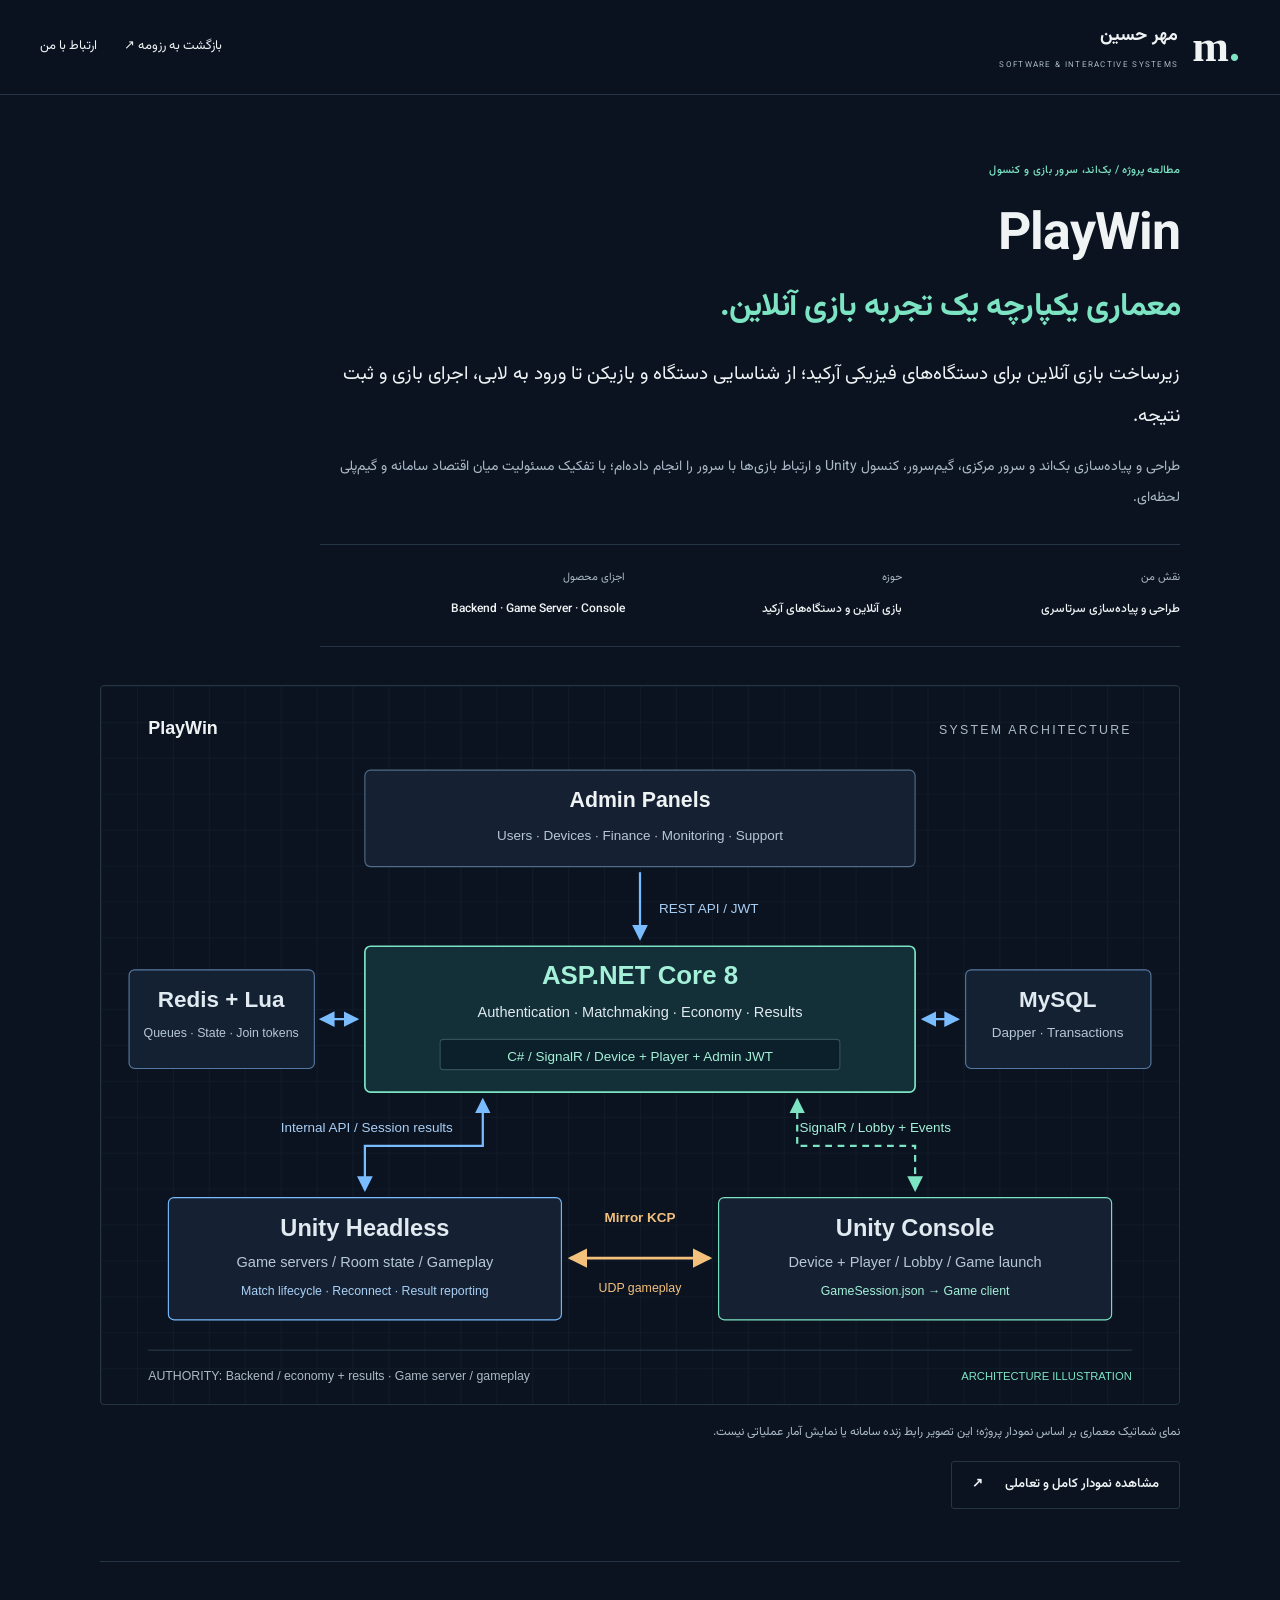
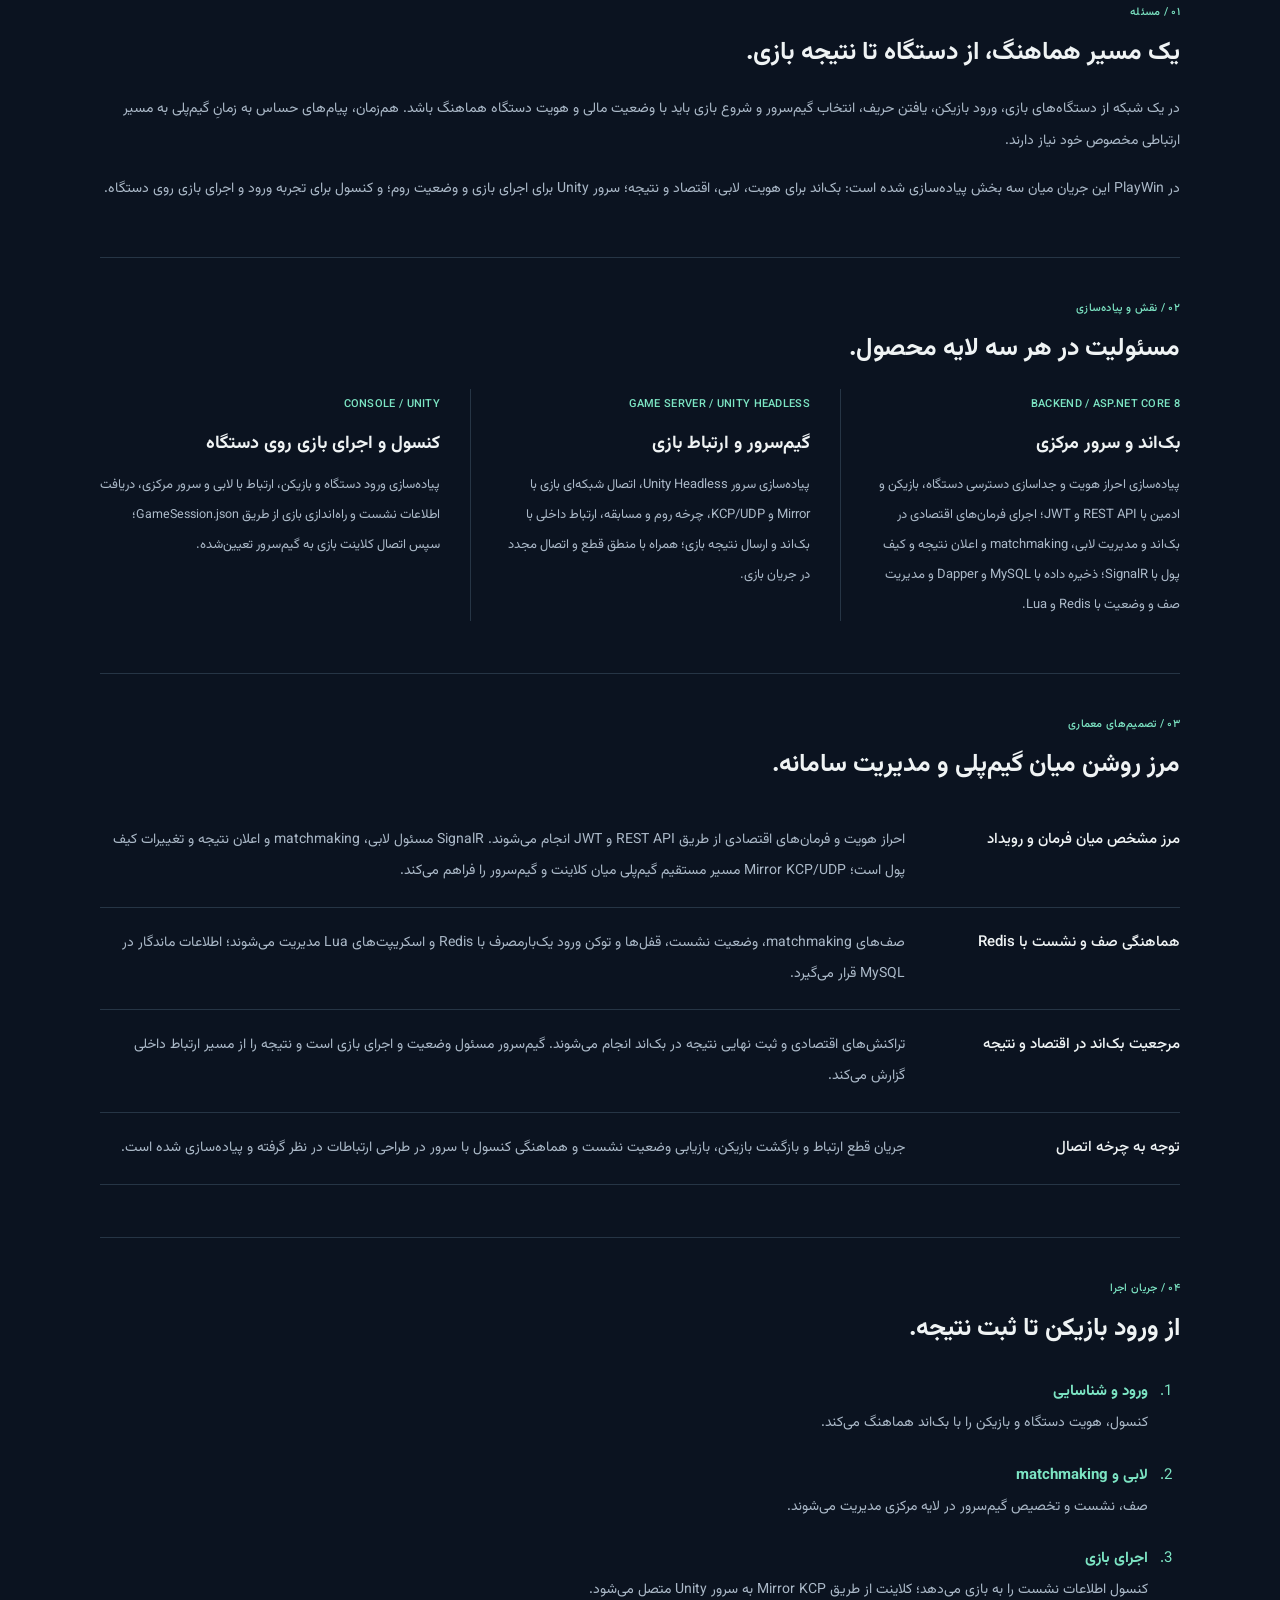
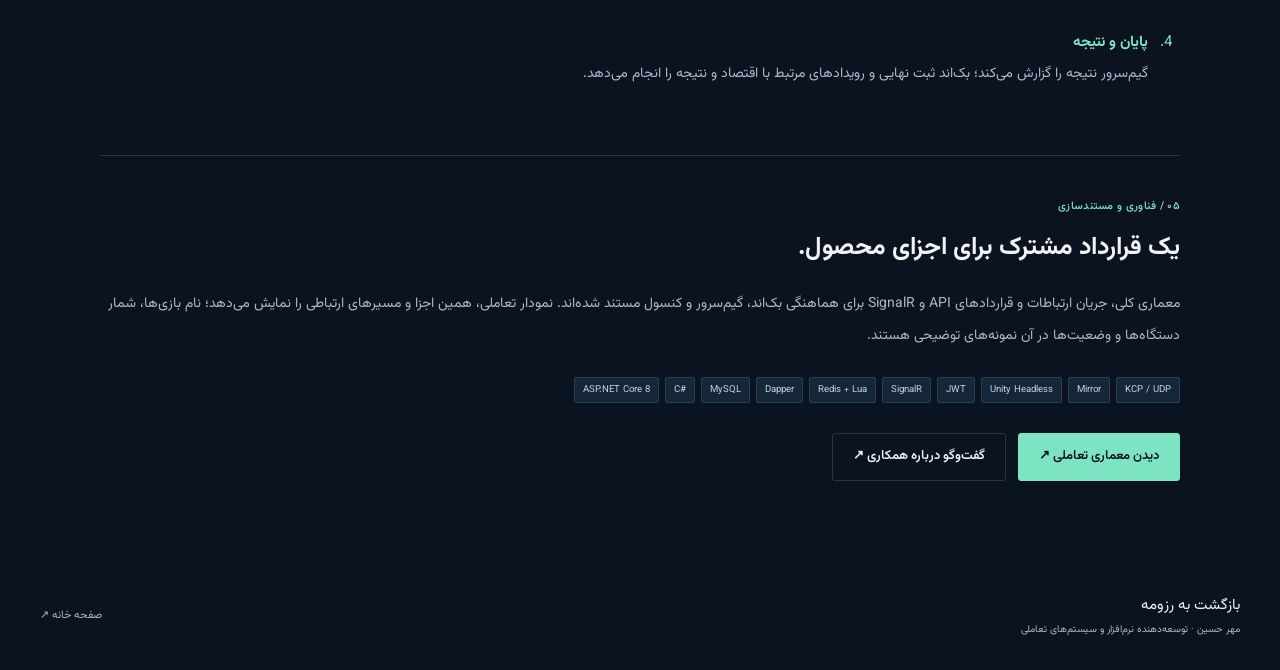
<file: playwin.html>
<!DOCTYPE html>
<html lang="fa" dir="rtl">
<head>
  <meta charset="UTF-8">
  <meta name="viewport" content="width=device-width, initial-scale=1">
  <meta name="description" content="پروژه PlayWin؛ طراحی و پیاده‌سازی بک‌اند، سرور بازی Unity Headless، کنسول و ارتباط بازی‌ها با سرور توسط مهر حسین.">
  <meta name="theme-color" content="#0b1320">
  <title>PlayWin | معماری یکپارچه بازی آنلاین — مهر حسین</title>
  <link rel="stylesheet" href="resume.css?v=2">
</head>
<body class="case-page">
  <a class="skip-link" href="#main">رفتن به محتوای اصلی</a>
  <header class="site-header">
    <div class="shell header-inner">
      <a class="brand" href="index.html" aria-label="مهر حسین؛ صفحه خانه"><span class="brand-mark" aria-hidden="true">m<span>.</span></span><span>مهر حسین<small dir="ltr">SOFTWARE &amp; INTERACTIVE SYSTEMS</small></span></a>
      <nav aria-label="مسیر بازگشت"><a href="resume.html#project-playwin">بازگشت به رزومه ↗</a><a href="resume.html#contact">ارتباط با من</a></nav>
    </div>
  </header>
  <main id="main" class="shell case-main">
    <section class="case-intro" aria-labelledby="case-title">
      <p class="eyebrow">مطالعه پروژه / بک‌اند، سرور بازی و کنسول</p>
      <h1 id="case-title"><bdi>PlayWin</bdi><span>معماری یکپارچه یک تجربه بازی آنلاین.</span></h1>
      <p class="case-lead">زیرساخت بازی آنلاین برای دستگاه‌های فیزیکی آرکید؛ از شناسایی دستگاه و بازیکن تا ورود به لابی، اجرای بازی و ثبت نتیجه.</p>
      <p>طراحی و پیاده‌سازی بک‌اند و سرور مرکزی، گیم‌سرور، کنسول Unity و ارتباط بازی‌ها با سرور را انجام داده‌ام؛ با تفکیک مسئولیت میان اقتصاد سامانه و گیم‌پلی لحظه‌ای.</p>
      <div class="case-facts"><div><span>نقش من</span><strong>طراحی و پیاده‌سازی سرتاسری</strong></div><div><span>حوزه</span><strong>بازی آنلاین و دستگاه‌های آرکید</strong></div><div><span>اجزای محصول</span><strong>Backend · Game Server · Console</strong></div></div>
    </section>

    <figure class="case-architecture">
      <a href="playwin-architecture.html" aria-label="باز کردن نمودار تعاملی کامل معماری PlayWin"><img src="image/playwin-architecture.svg" width="960" height="640" alt="معماری PlayWin: بک‌اند ASP.NET Core متصل به Redis و MySQL، ارتباط SignalR با کنسول و ارتباط مستقیم Mirror KCP میان کلاینت بازی و سرور Unity Headless" fetchpriority="high"></a>
      <figcaption>نمای شماتیک معماری بر اساس نمودار پروژه؛ این تصویر رابط زنده سامانه یا نمایش آمار عملیاتی نیست.</figcaption>
      <a class="button button-secondary" href="playwin-architecture.html">مشاهده نمودار کامل و تعاملی <span aria-hidden="true">↗</span></a>
    </figure>

    <section class="case-section" aria-labelledby="problem-title">
      <p class="eyebrow">۰۱ / مسئله</p><h2 id="problem-title">یک مسیر هماهنگ، از دستگاه تا نتیجه بازی.</h2>
      <p>در یک شبکه از دستگاه‌های بازی، ورود بازیکن، یافتن حریف، انتخاب گیم‌سرور و شروع بازی باید با وضعیت مالی و هویت دستگاه هماهنگ باشد. هم‌زمان، پیام‌های حساس به زمانِ گیم‌پلی به مسیر ارتباطی مخصوص خود نیاز دارند.</p>
      <p>در PlayWin این جریان میان سه بخش پیاده‌سازی شده است: بک‌اند برای هویت، لابی، اقتصاد و نتیجه؛ سرور Unity برای اجرای بازی و وضعیت روم؛ و کنسول برای تجربه ورود و اجرای بازی روی دستگاه.</p>
    </section>

    <section class="case-section" aria-labelledby="ownership-title">
      <p class="eyebrow">۰۲ / نقش و پیاده‌سازی</p><h2 id="ownership-title">مسئولیت در هر سه لایه محصول.</h2>
      <div class="case-ownership">
        <article><span class="eyebrow" dir="ltr">BACKEND / ASP.NET CORE 8</span><h3>بک‌اند و سرور مرکزی</h3><p>پیاده‌سازی احراز هویت و جداسازی دسترسی دستگاه، بازیکن و ادمین با REST API و JWT؛ اجرای فرمان‌های اقتصادی در بک‌اند و مدیریت لابی، matchmaking و اعلان نتیجه و کیف پول با SignalR؛ ذخیره داده با MySQL و Dapper و مدیریت صف و وضعیت با Redis و Lua.</p></article>
        <article><span class="eyebrow" dir="ltr">GAME SERVER / UNITY HEADLESS</span><h3>گیم‌سرور و ارتباط بازی</h3><p>پیاده‌سازی سرور Unity Headless، اتصال شبکه‌ای بازی با Mirror و KCP/UDP، چرخه روم و مسابقه، ارتباط داخلی با بک‌اند و ارسال نتیجه بازی؛ همراه با منطق قطع و اتصال مجدد در جریان بازی.</p></article>
        <article><span class="eyebrow" dir="ltr">CONSOLE / UNITY</span><h3>کنسول و اجرای بازی روی دستگاه</h3><p>پیاده‌سازی ورود دستگاه و بازیکن، ارتباط با لابی و سرور مرکزی، دریافت اطلاعات نشست و راه‌اندازی بازی از طریق <bdi>GameSession.json</bdi>؛ سپس اتصال کلاینت بازی به گیم‌سرور تعیین‌شده.</p></article>
      </div>
    </section>

    <section class="case-section" aria-labelledby="decisions-title">
      <p class="eyebrow">۰۳ / تصمیم‌های معماری</p><h2 id="decisions-title">مرز روشن میان گیم‌پلی و مدیریت سامانه.</h2>
      <dl class="case-decisions">
        <div><dt>مرز مشخص میان فرمان و رویداد</dt><dd>احراز هویت و فرمان‌های اقتصادی از طریق REST API و JWT انجام می‌شوند. SignalR مسئول لابی، matchmaking و اعلان نتیجه و تغییرات کیف پول است؛ Mirror KCP/UDP مسیر مستقیم گیم‌پلی میان کلاینت و گیم‌سرور را فراهم می‌کند.</dd></div>
        <div><dt>هماهنگی صف و نشست با Redis</dt><dd>صف‌های matchmaking، وضعیت نشست، قفل‌ها و توکن ورود یک‌بارمصرف با Redis و اسکریپت‌های Lua مدیریت می‌شوند؛ اطلاعات ماندگار در MySQL قرار می‌گیرد.</dd></div>
        <div><dt>مرجعیت بک‌اند در اقتصاد و نتیجه</dt><dd>تراکنش‌های اقتصادی و ثبت نهایی نتیجه در بک‌اند انجام می‌شوند. گیم‌سرور مسئول وضعیت و اجرای بازی است و نتیجه را از مسیر ارتباط داخلی گزارش می‌کند.</dd></div>
        <div><dt>توجه به چرخه اتصال</dt><dd>جریان قطع ارتباط و بازگشت بازیکن، بازیابی وضعیت نشست و هماهنگی کنسول با سرور در طراحی ارتباطات در نظر گرفته و پیاده‌سازی شده است.</dd></div>
      </dl>
    </section>

    <section class="case-section" aria-labelledby="flow-title">
      <p class="eyebrow">۰۴ / جریان اجرا</p><h2 id="flow-title">از ورود بازیکن تا ثبت نتیجه.</h2>
      <ol class="case-flow"><li><strong>ورود و شناسایی</strong><span>کنسول، هویت دستگاه و بازیکن را با بک‌اند هماهنگ می‌کند.</span></li><li><strong>لابی و matchmaking</strong><span>صف، نشست و تخصیص گیم‌سرور در لایه مرکزی مدیریت می‌شوند.</span></li><li><strong>اجرای بازی</strong><span>کنسول اطلاعات نشست را به بازی می‌دهد؛ کلاینت از طریق Mirror KCP به سرور Unity متصل می‌شود.</span></li><li><strong>پایان و نتیجه</strong><span>گیم‌سرور نتیجه را گزارش می‌کند؛ بک‌اند ثبت نهایی و رویدادهای مرتبط با اقتصاد و نتیجه را انجام می‌دهد.</span></li></ol>
    </section>

    <section class="case-section" aria-labelledby="stack-title">
      <p class="eyebrow">۰۵ / فناوری و مستندسازی</p><h2 id="stack-title">یک قرارداد مشترک برای اجزای محصول.</h2>
      <p>معماری کلی، جریان ارتباطات و قراردادهای API و SignalR برای هماهنگی بک‌اند، گیم‌سرور و کنسول مستند شده‌اند. نمودار تعاملی، همین اجزا و مسیرهای ارتباطی را نمایش می‌دهد؛ نام بازی‌ها، شمار دستگاه‌ها و وضعیت‌ها در آن نمونه‌های توضیحی هستند.</p>
      <ul class="tags" aria-label="فناوری‌های PlayWin"><li><bdi>ASP.NET Core 8</bdi></li><li><bdi>C#</bdi></li><li><bdi>MySQL</bdi></li><li><bdi>Dapper</bdi></li><li><bdi>Redis + Lua</bdi></li><li><bdi>SignalR</bdi></li><li><bdi>JWT</bdi></li><li><bdi>Unity Headless</bdi></li><li><bdi>Mirror</bdi></li><li><bdi>KCP / UDP</bdi></li></ul>
      <div class="actions"><a class="button button-primary" href="playwin-architecture.html">دیدن معماری تعاملی ↗</a><a class="button button-secondary" href="resume.html#contact">گفت‌وگو درباره همکاری ↗</a></div>
    </section>
  </main>
  <footer class="site-footer shell"><a class="footer-name" href="resume.html#project-playwin">بازگشت به رزومه<span>مهر حسین · توسعه‌دهنده نرم‌افزار و سیستم‌های تعاملی</span></a><a href="index.html">صفحه خانه ↗</a></footer>
</body>
</html>
</file>
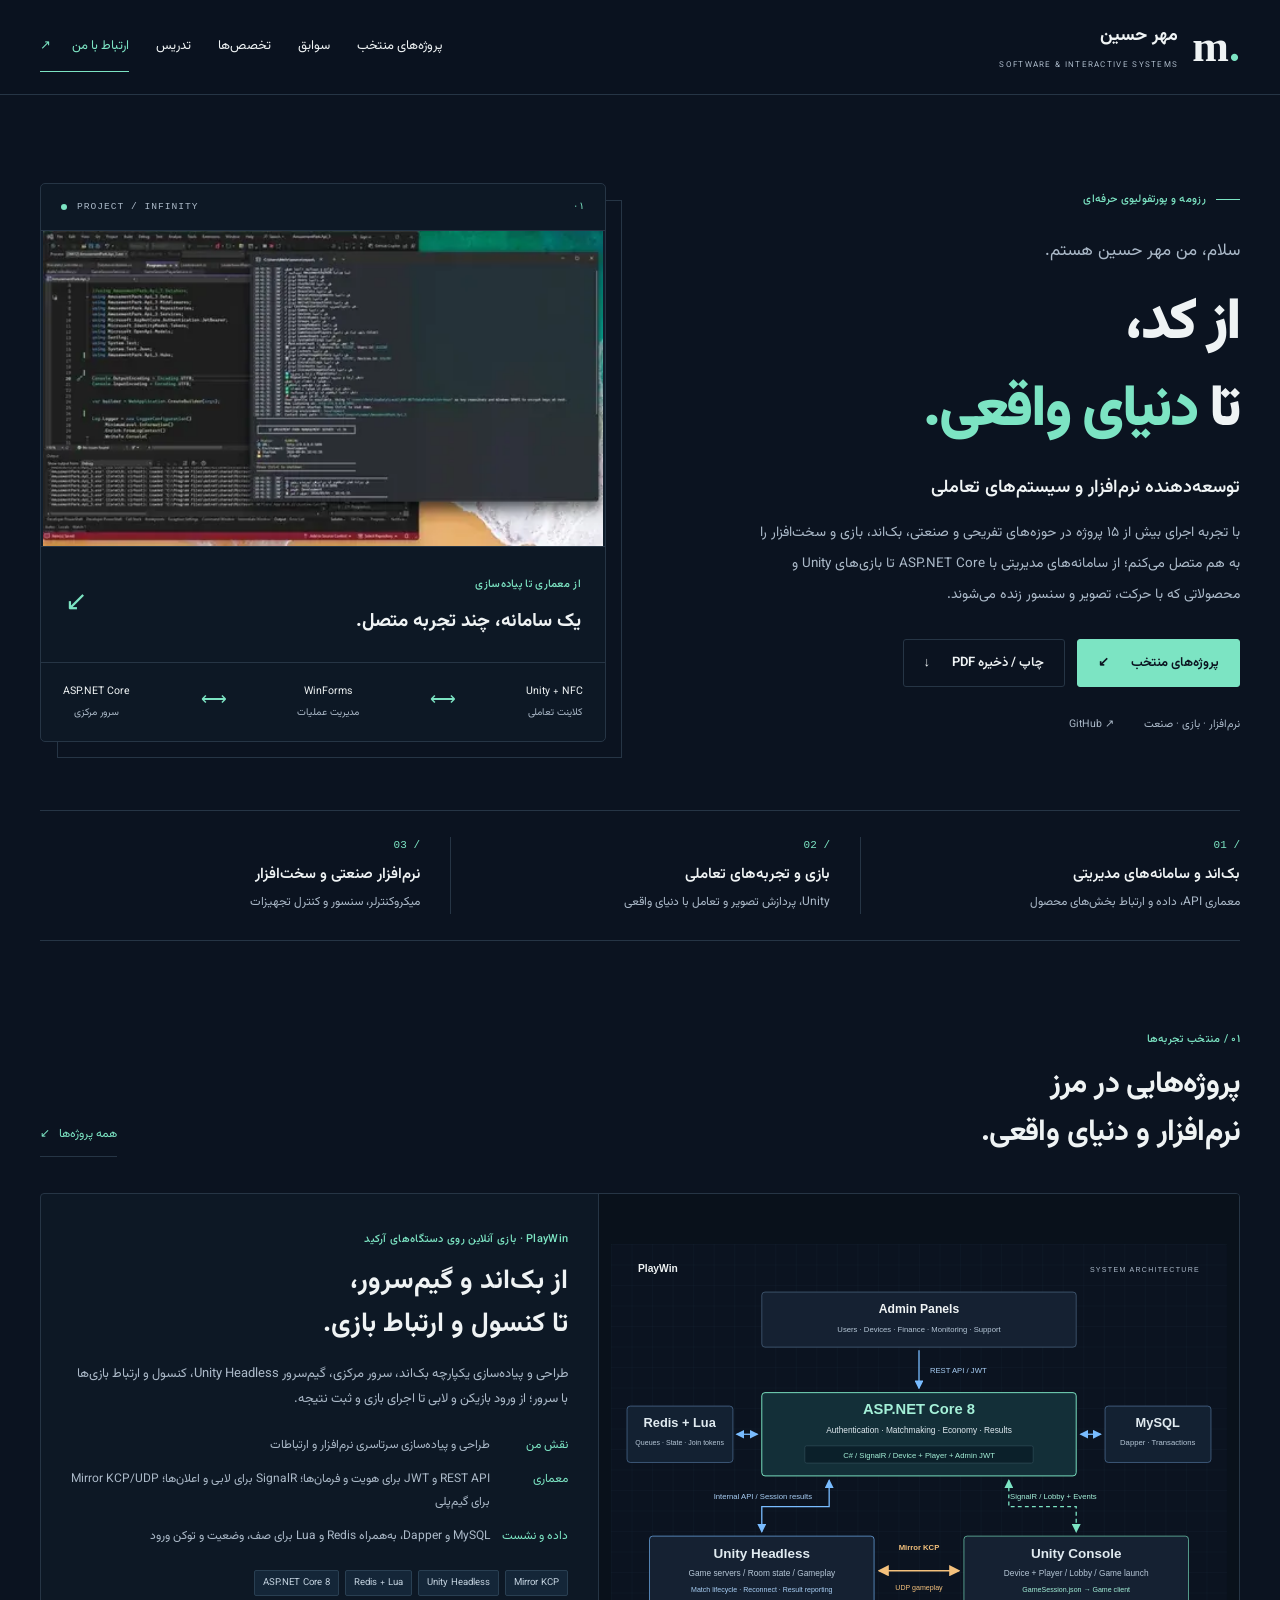
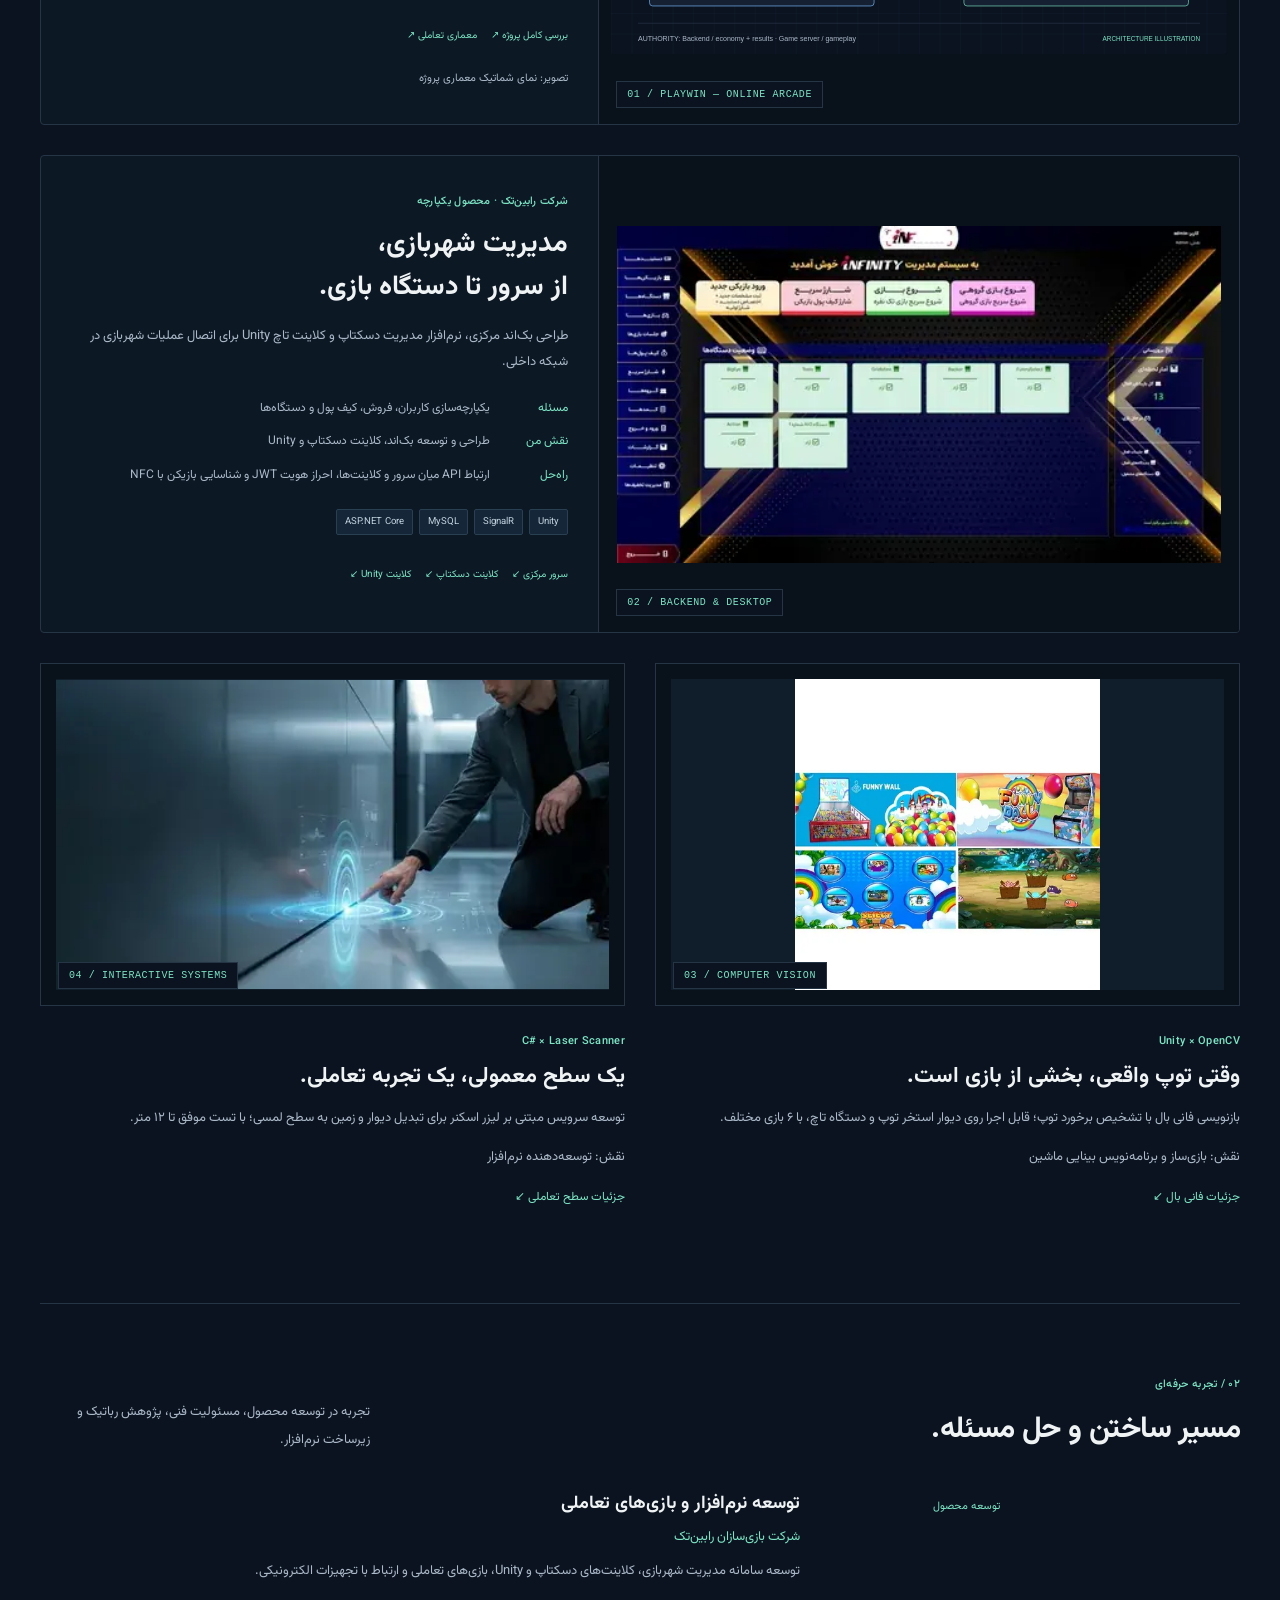
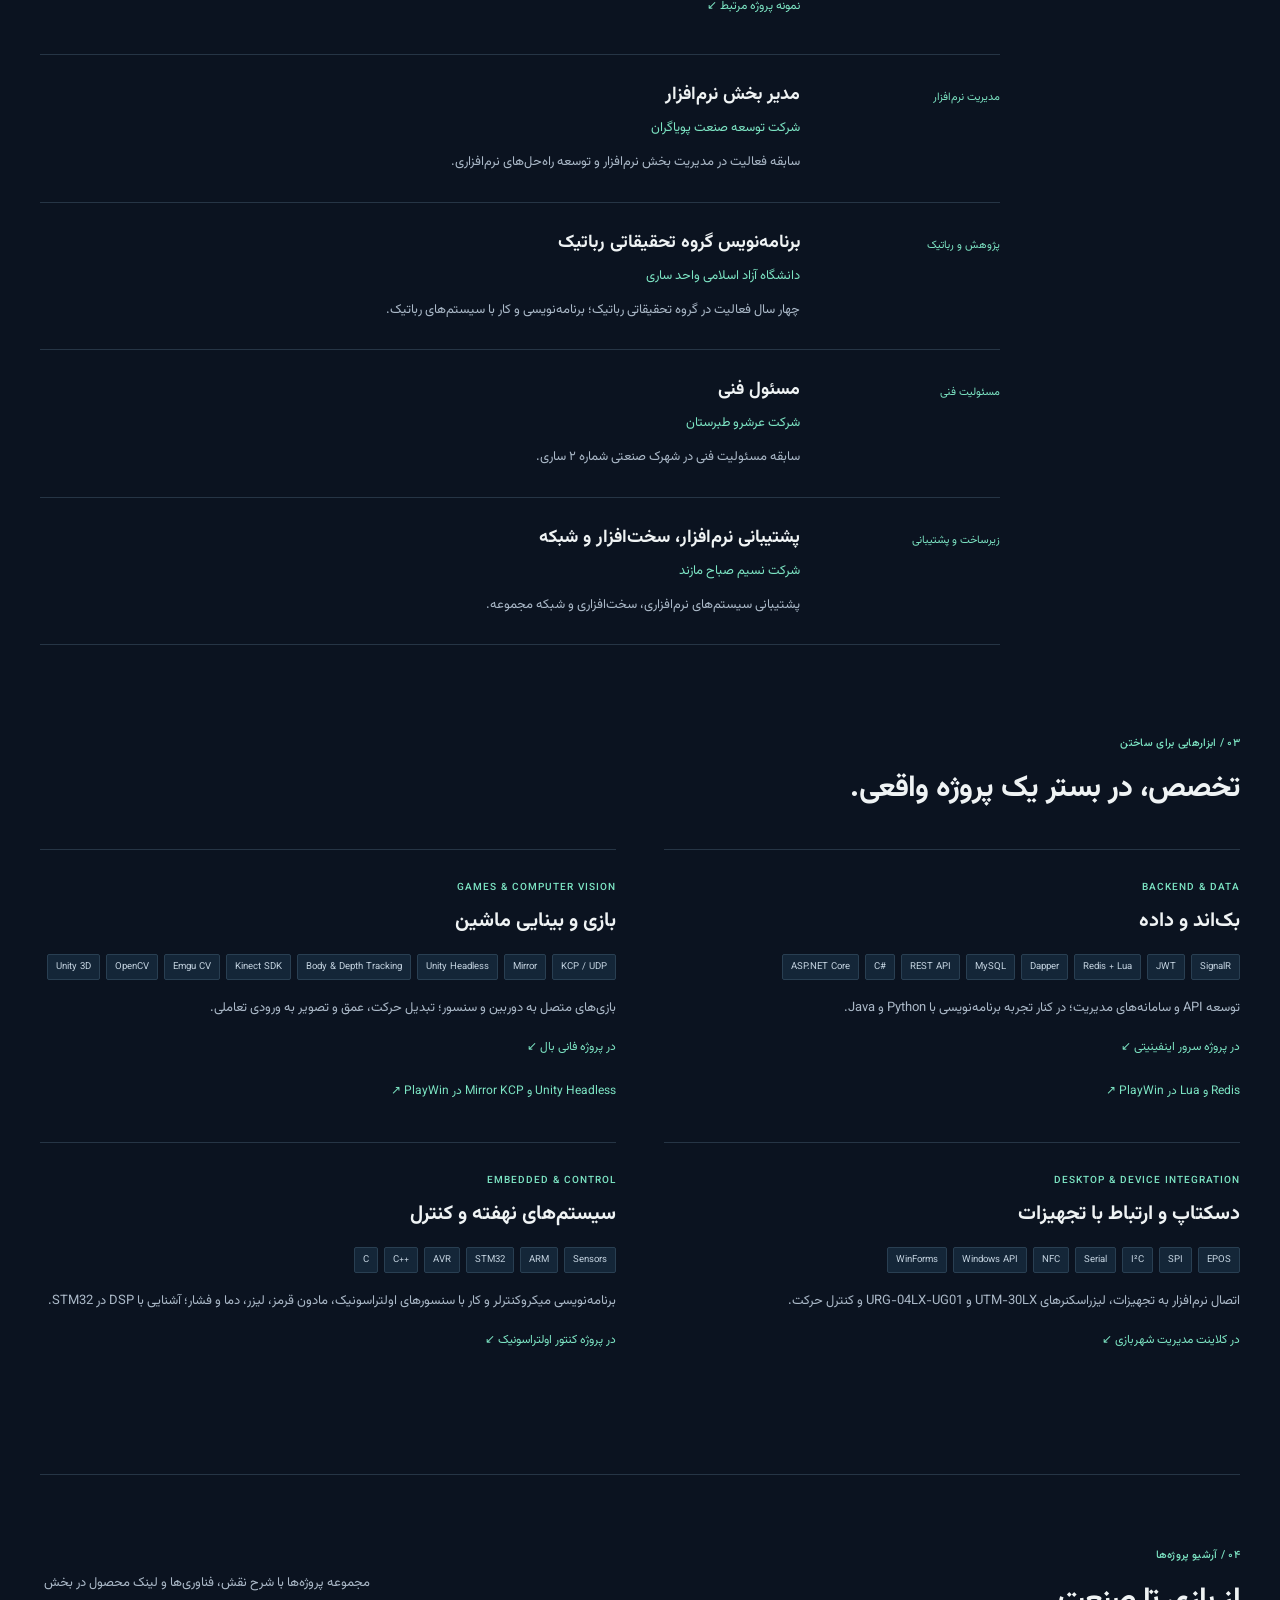
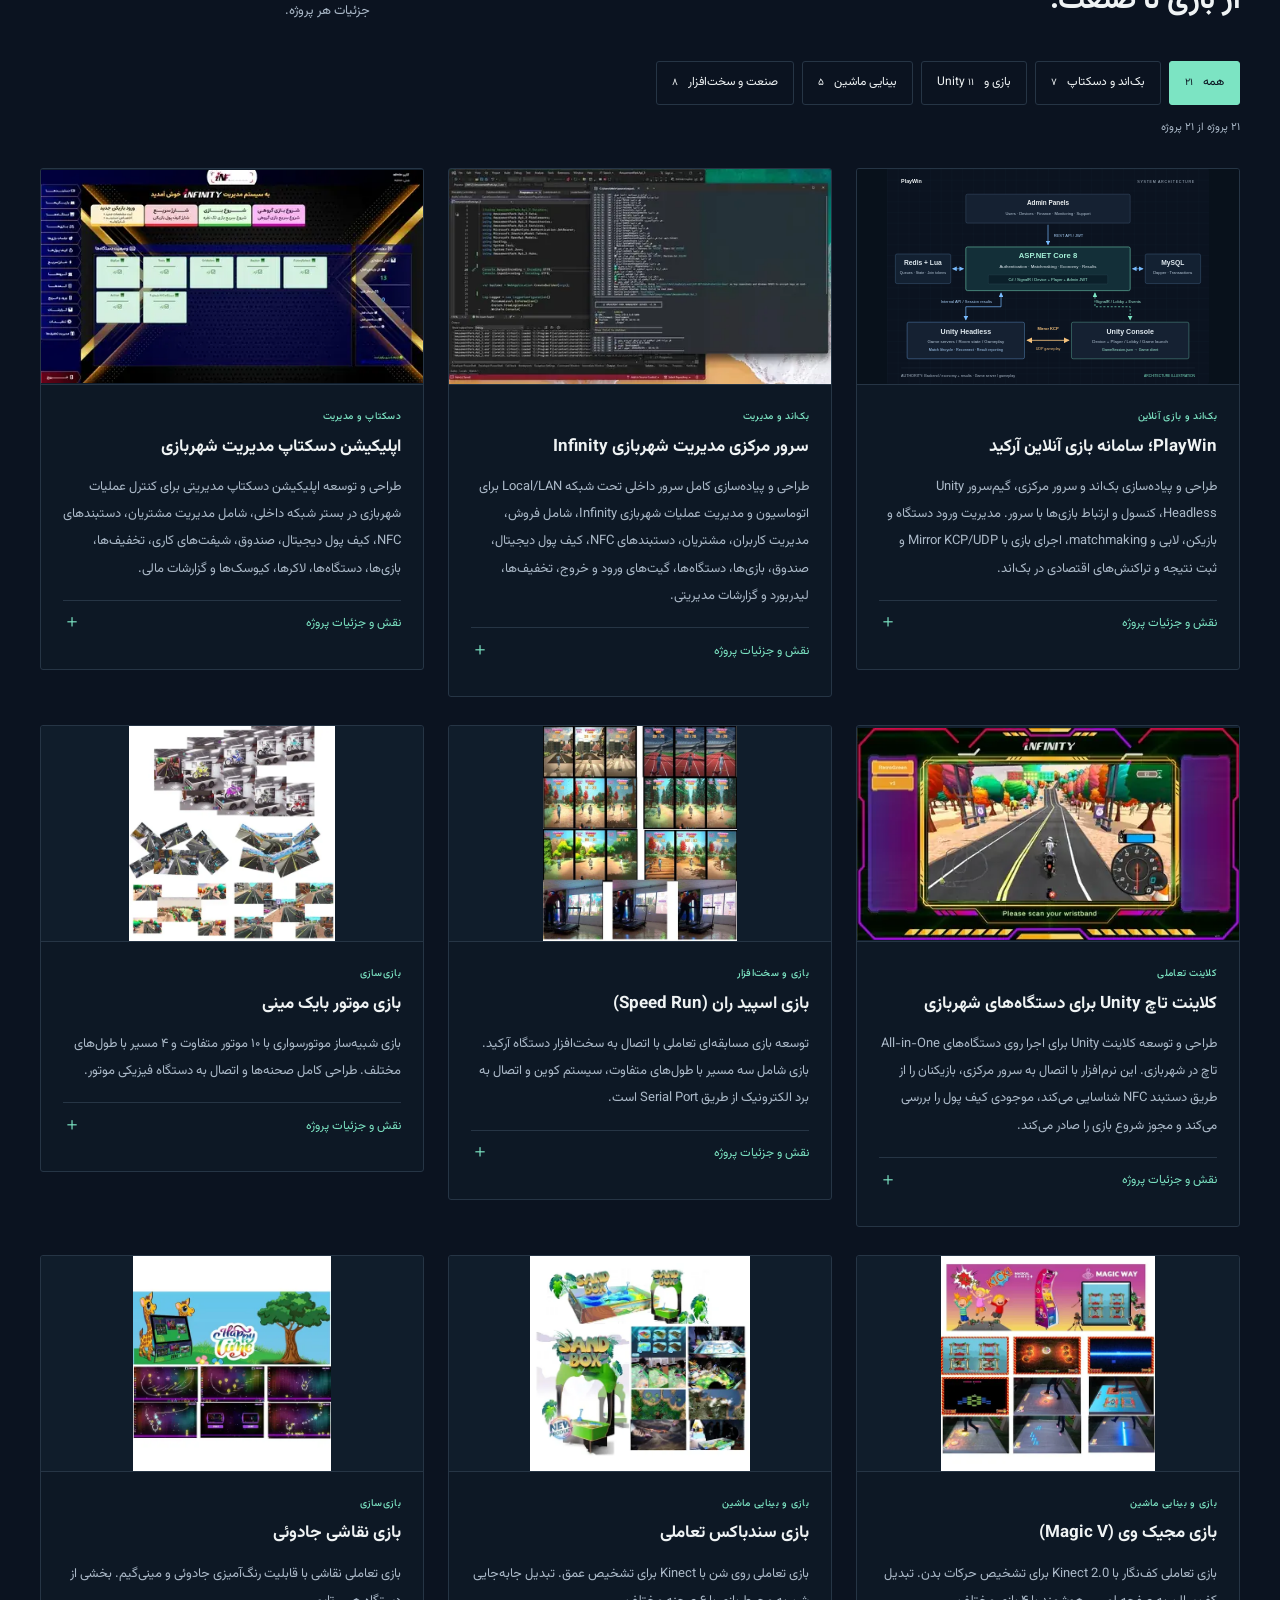
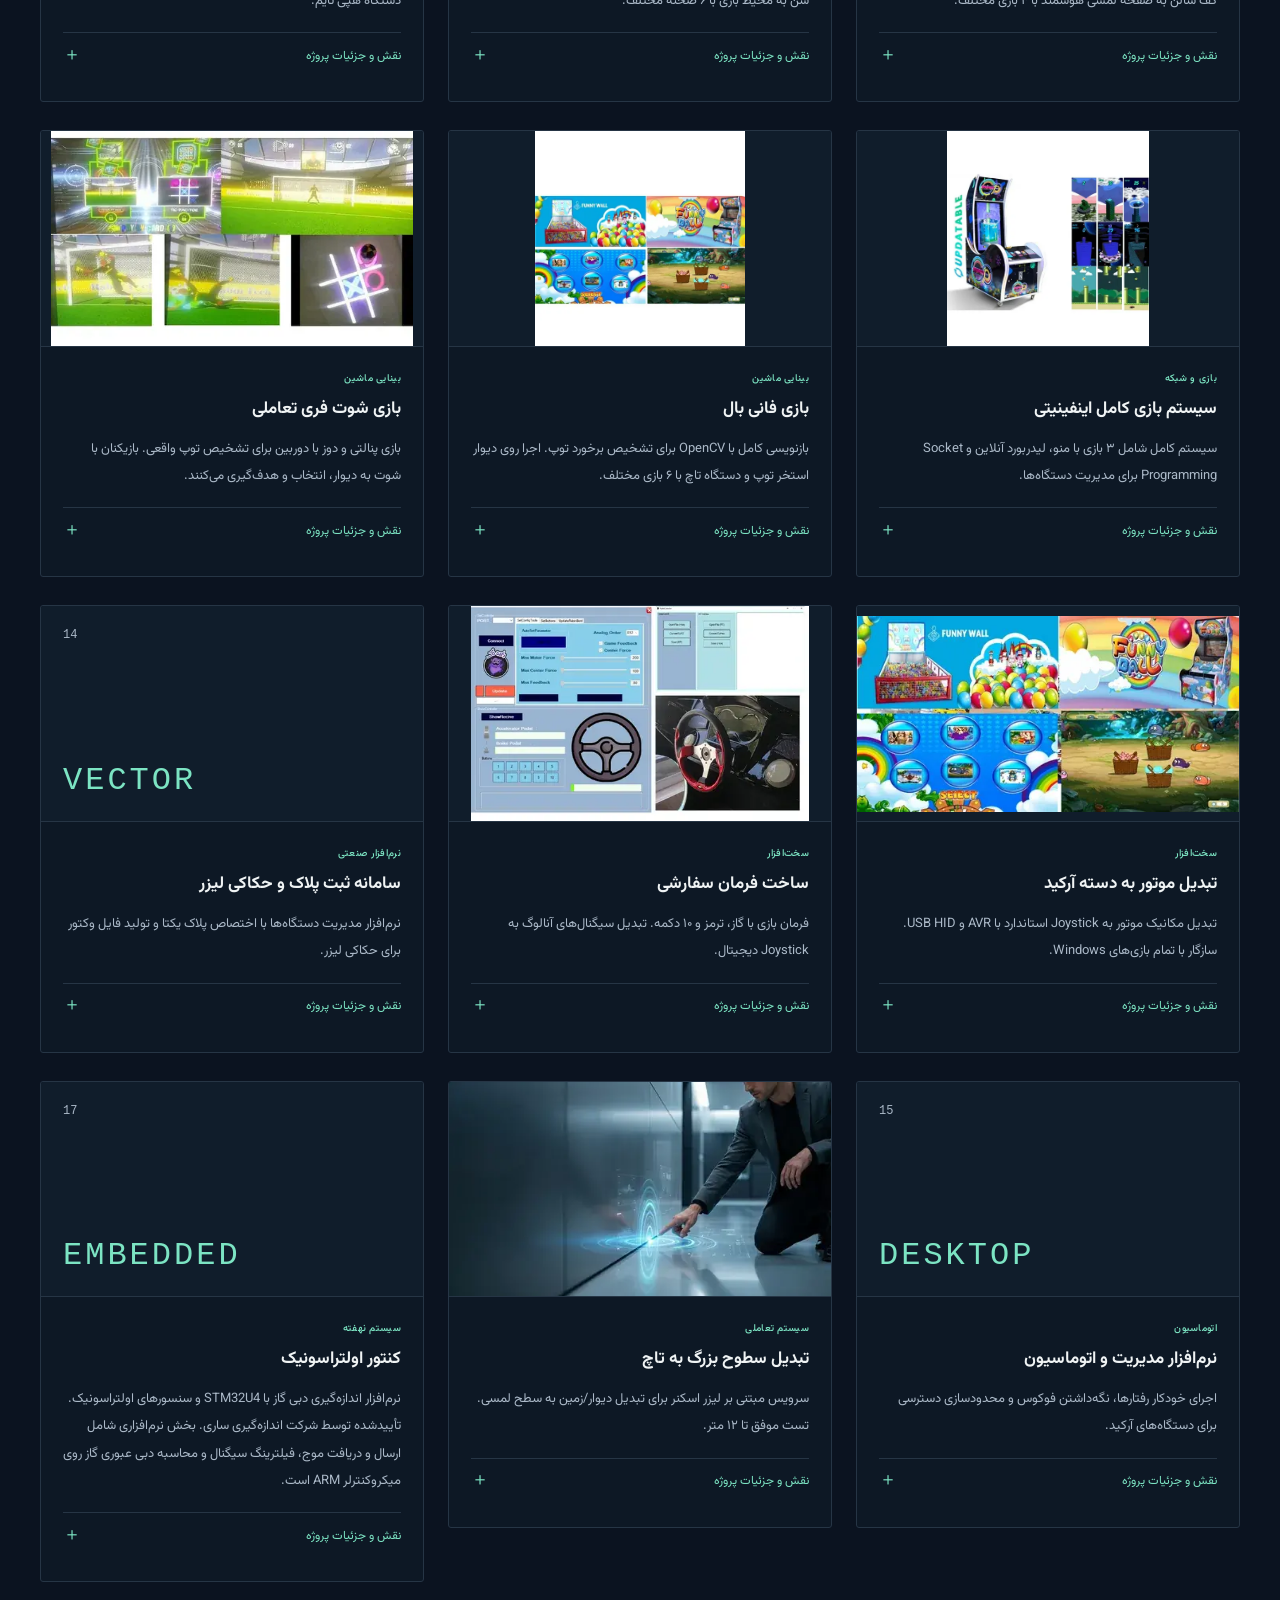
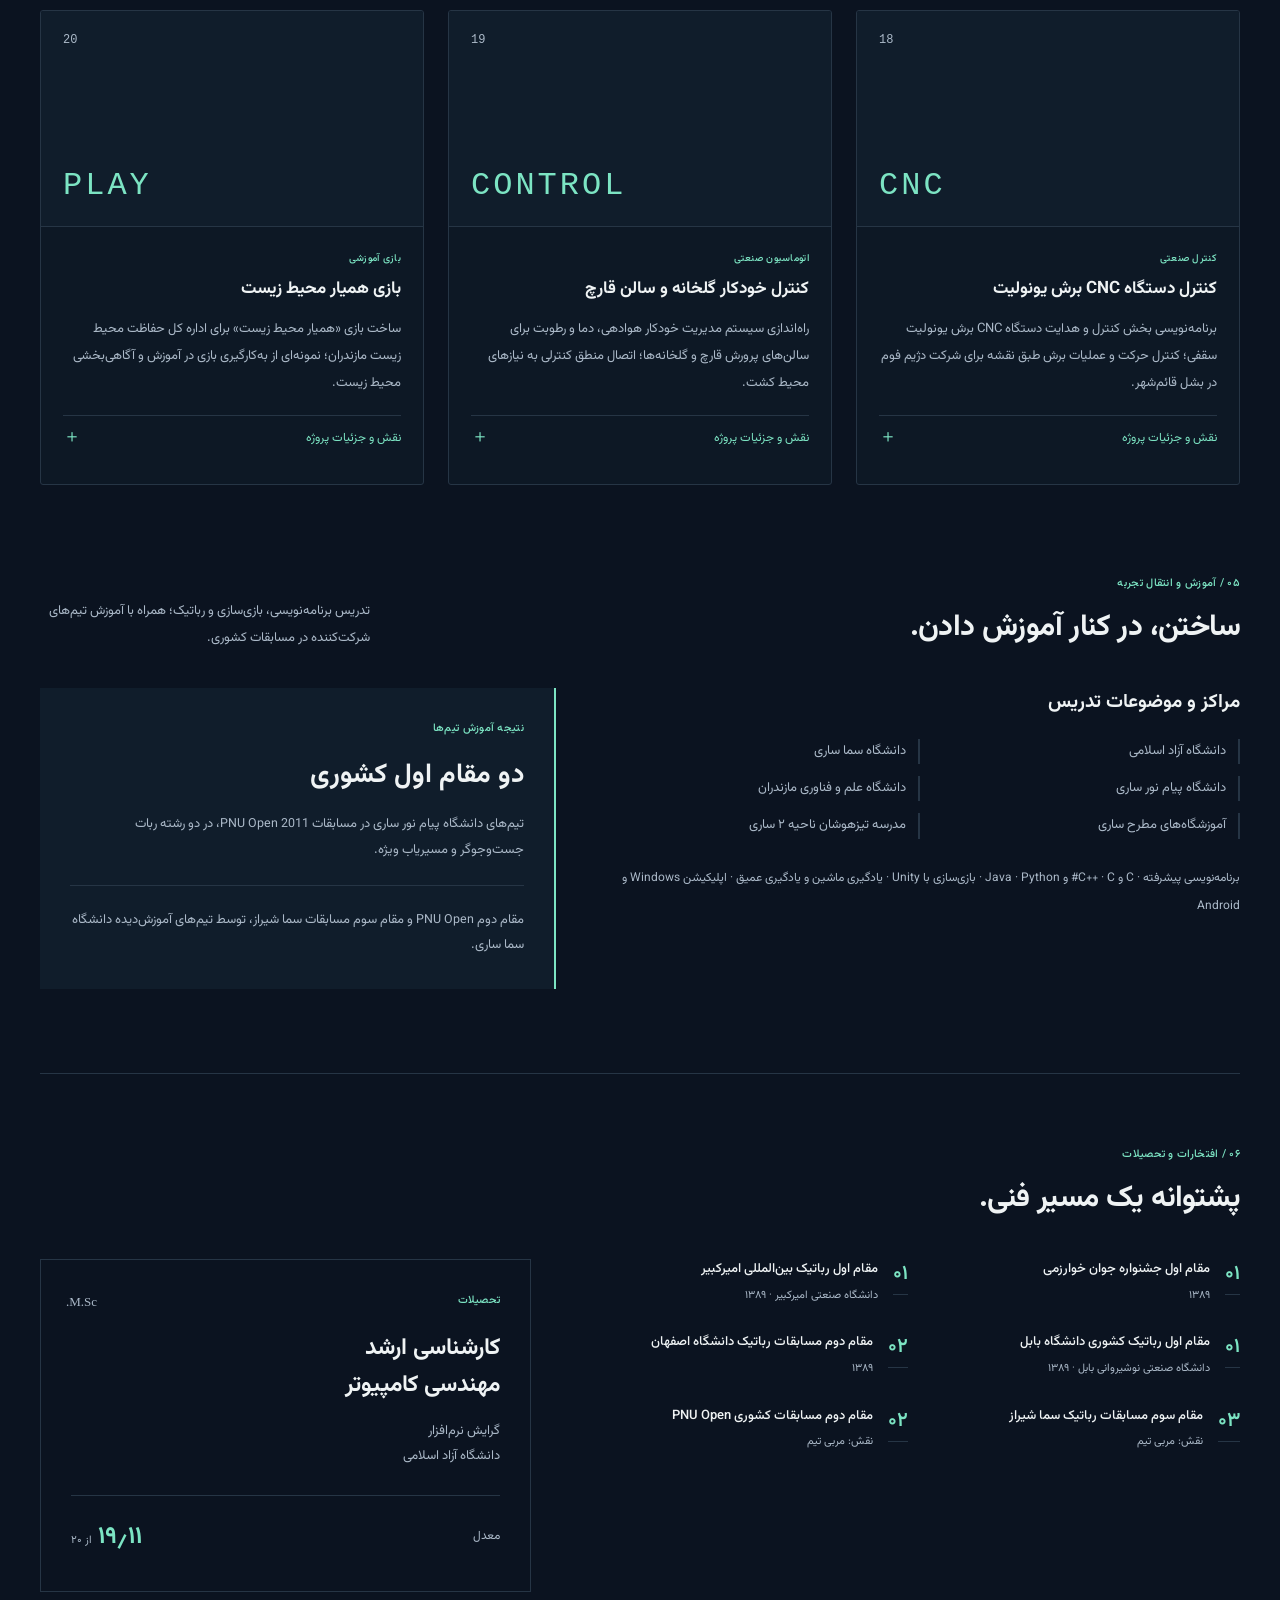
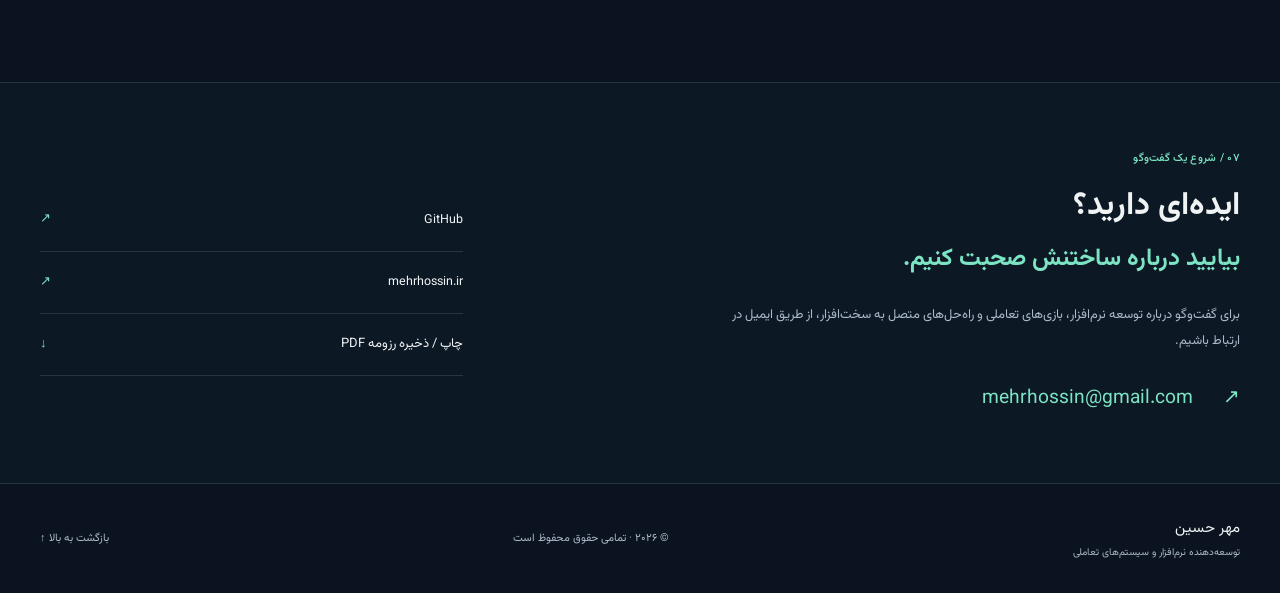
<file: resume.html>
<!DOCTYPE html>
<html lang="fa" dir="rtl">
<head>
<meta charset="UTF-8">
<meta name="viewport" content="width=device-width, initial-scale=1">
<meta name="description" content="رزومه و نمونه‌کارهای مهر حسین؛ توسعه بک‌اند با ASP.NET Core، بازی‌سازی Unity، بینایی ماشین و سیستم‌های تعاملی و صنعتی.">
<meta name="theme-color" content="#0b1320">
<title>مهر حسین | توسعه‌دهنده نرم‌افزار و سیستم‌های تعاملی</title>
<link rel="preload" href="fonts/vazirmatn-arabic.woff2" as="font" type="font/woff2" crossorigin>
<link rel="preload" as="image" href="image/infinity-server-960.webp" imagesrcset="image/infinity-server-480.webp 480w, image/infinity-server-960.webp 960w, image/infinity-server-1440.webp 1440w" imagesizes="(max-width: 760px) calc(100vw - 40px), (max-width: 1050px) calc((100vw - 91px) / 2), 570px" type="image/webp" fetchpriority="high">
<link rel="stylesheet" href="resume.css?v=2">
<script src="resume.js?v=2" defer>
</script>
</head>
<body>
<a class="skip-link" href="#main">رفتن به محتوای اصلی</a>
<header class="site-header">
<div class="shell header-inner">
<a class="brand" href="index.html" aria-label="مهر حسین؛ صفحه خانه">
<span class="brand-mark" aria-hidden="true">m<span>.</span>
</span>
<span>مهر حسین<small dir="ltr">SOFTWARE & INTERACTIVE SYSTEMS</small>
</span>
</a>
<button class="menu-toggle" type="button" aria-expanded="false" aria-controls="main-nav" hidden>فهرست <span aria-hidden="true">☰</span>
</button>
<nav id="main-nav" aria-label="ناوبری اصلی">
<a href="#selected">پروژه‌های منتخب</a>
<a href="#experience">سوابق</a>
<a href="#expertise">تخصص‌ها</a>
<a href="#teaching">تدریس</a>
<a class="nav-contact" href="#contact">ارتباط با من <span aria-hidden="true">↗</span>
</a>
</nav>
</div>
</header>
<main id="main">
<section class="hero shell" aria-labelledby="hero-title">
<div class="hero-copy">
<p class="eyebrow">
<span class="tiny-line" aria-hidden="true">
</span> رزومه و پورتفولیوی حرفه‌ای</p>
<p class="hero-name">سلام، من مهر حسین هستم.</p>
<h1 id="hero-title">از کد،<br>تا <span>دنیای واقعی.</span>
</h1>
<p class="hero-role">توسعه‌دهنده نرم‌افزار و سیستم‌های تعاملی</p>
<p class="hero-description">با تجربه اجرای بیش از ۱۵ پروژه در حوزه‌های تفریحی و صنعتی، بک‌اند، بازی و سخت‌افزار را به هم متصل می‌کنم؛ از سامانه‌های مدیریتی با <bdi>ASP.NET Core</bdi> تا بازی‌های <bdi>Unity</bdi> و محصولاتی که با حرکت، تصویر و سنسور زنده می‌شوند.</p>
<div class="actions">
<a class="button button-primary" href="#selected">پروژه‌های منتخب <span aria-hidden="true">↙</span>
</a>
<button class="button button-secondary print-button" type="button" hidden>چاپ / ذخیره PDF <span aria-hidden="true">↓</span>
</button>
</div>
<div class="hero-foot">
<span>نرم‌افزار · بازی · صنعت</span>
<a href="https://github.com/mehrhossin" target="_blank" rel="noopener noreferrer">
<bdi>GitHub</bdi> ↗</a>
</div>
</div>
<figure class="hero-project">
<div class="figure-top">
<span class="project-indicator" aria-hidden="true">
</span>
<bdi>PROJECT / INFINITY</bdi>
<span class="figure-index">۰۱</span>
</div>
<a href="#project-infinity-server">
<picture><source type="image/webp" srcset="image/infinity-server-480.webp 480w, image/infinity-server-960.webp 960w, image/infinity-server-1440.webp 1440w" sizes="(max-width: 760px) calc(100vw - 40px), (max-width: 1050px) calc((100vw - 91px) / 2), 570px"><img decoding="async" src="image/infinity-server.jpg" alt="محیط توسعه و اجرای سرور مرکزی مدیریت شهربازی اینفینیتی" width="1798" height="1011" fetchpriority="high"></picture>
</a>
<figcaption>
<div>
<span class="eyebrow">از معماری تا پیاده‌سازی</span>
<strong>یک سامانه، چند تجربه متصل.</strong>
</div>
<span class="caption-arrow" aria-hidden="true">↙</span>
</figcaption>
<div class="architecture" aria-label="اجزای سامانه">
<span>
<bdi>ASP.NET Core</bdi>
<small>سرور مرکزی</small>
</span>
<i aria-hidden="true">⟷</i>
<span>
<bdi>WinForms</bdi>
<small>مدیریت عملیات</small>
</span>
<i aria-hidden="true">⟷</i>
<span>
<bdi>Unity + NFC</bdi>
<small>کلاینت تعاملی</small>
</span>
</div>
</figure>
</section>
<div class="shell specialties" aria-label="حوزه‌های کاری">
<div>
<span class="specialty-number" aria-hidden="true">01 /</span>
<h2>بک‌اند و سامانه‌های مدیریتی</h2>
<p>معماری API، داده و ارتباط بخش‌های محصول</p>
</div>
<div>
<span class="specialty-number" aria-hidden="true">02 /</span>
<h2>بازی و تجربه‌های تعاملی</h2>
<p>Unity، پردازش تصویر و تعامل با دنیای واقعی</p>
</div>
<div>
<span class="specialty-number" aria-hidden="true">03 /</span>
<h2>نرم‌افزار صنعتی و سخت‌افزار</h2>
<p>میکروکنترلر، سنسور و کنترل تجهیزات</p>
</div>
</div>
<section id="selected" class="section shell" aria-labelledby="selected-title">
<div class="section-heading">
<div>
<p class="eyebrow">۰۱ / منتخب تجربه‌ها</p>
<h2 id="selected-title">پروژه‌هایی در مرز<br>نرم‌افزار و دنیای واقعی.</h2>
</div>
<a class="text-link" href="#projects">همه پروژه‌ها <span aria-hidden="true">↙</span>
</a>
</div>
<article class="featured-project playwin-feature">
<a class="featured-image" href="playwin.html">
<img src="image/playwin-architecture.svg" alt="نمای معماری PlayWin؛ ارتباط بک‌اند، گیم‌سرور Unity و کنسول دستگاه بازی" loading="lazy" decoding="async" width="960" height="640">
<span class="image-label" dir="ltr">01 / PLAYWIN — ONLINE ARCADE</span>
</a>
<div class="featured-copy">
<p class="eyebrow">PlayWin · بازی آنلاین روی دستگاه‌های آرکید</p>
<h3>از بک‌اند و گیم‌سرور،<br>تا کنسول و ارتباط بازی.</h3>
<p>طراحی و پیاده‌سازی یکپارچه بک‌اند، سرور مرکزی، گیم‌سرور Unity Headless، کنسول و ارتباط بازی‌ها با سرور؛ از ورود بازیکن و لابی تا اجرای بازی و ثبت نتیجه.</p>
<dl class="case-points">
<div><dt>نقش من</dt><dd>طراحی و پیاده‌سازی سرتاسری نرم‌افزار و ارتباطات</dd></div>
<div><dt>معماری</dt><dd>REST API و JWT برای هویت و فرمان‌ها؛ SignalR برای لابی و اعلان‌ها؛ Mirror KCP/UDP برای گیم‌پلی</dd></div>
<div><dt>داده و نشست</dt><dd>MySQL و Dapper، به‌همراه Redis و Lua برای صف، وضعیت و توکن ورود</dd></div>
</dl>
<ul class="tags" aria-label="فناوری‌های PlayWin"><li><bdi>ASP.NET Core 8</bdi></li><li><bdi>Redis + Lua</bdi></li><li><bdi>Unity Headless</bdi></li><li><bdi>Mirror KCP</bdi></li></ul>
<div class="case-links"><a class="text-link" href="playwin.html">بررسی کامل پروژه ↗</a><a class="text-link" href="playwin-architecture.html">معماری تعاملی ↗</a></div>
<p class="diagram-caption">تصویر: نمای شماتیک معماری پروژه</p>
</div>
</article>
<article class="featured-project">
<a class="featured-image" href="#project-infinity-server">
<picture><source type="image/webp" srcset="image/rabintech-desktop-480.webp 480w, image/rabintech-desktop-960.webp 960w, image/rabintech-desktop-1440.webp 1440w" sizes="(max-width: 760px) calc(100vw - 40px), (max-width: 1050px) calc((100vw - 91px) / 2), 570px"><img src="image/rabintech-desktop.jpg" alt="رابط نرم‌افزار دسکتاپ مدیریت شهربازی" loading="lazy" decoding="async" width="960" height="540"></picture>
<span class="image-label" dir="ltr">02 / BACKEND & DESKTOP</span>
</a>
<div class="featured-copy">
<p class="eyebrow">شرکت رابین‌تک · محصول یکپارچه</p>
<h3>مدیریت شهربازی،<br>از سرور تا دستگاه بازی.</h3>
<p>طراحی بک‌اند مرکزی، نرم‌افزار مدیریت دسکتاپ و کلاینت تاچ Unity برای اتصال عملیات شهربازی در شبکه داخلی.</p>
<dl class="case-points">
<div>
<dt>مسئله</dt>
<dd>یکپارچه‌سازی کاربران، فروش، کیف پول و دستگاه‌ها</dd>
</div>
<div>
<dt>نقش من</dt>
<dd>طراحی و توسعه بک‌اند، کلاینت دسکتاپ و Unity</dd>
</div>
<div>
<dt>راه‌حل</dt>
<dd>ارتباط API میان سرور و کلاینت‌ها، احراز هویت JWT و شناسایی بازیکن با NFC</dd>
</div>
</dl>
<ul class="tags" aria-label="فناوری‌ها">
<li>
<bdi>ASP.NET Core</bdi>
</li>
<li>
<bdi>MySQL</bdi>
</li>
<li>
<bdi>SignalR</bdi>
</li>
<li>
<bdi>Unity</bdi>
</li>
</ul>
<div class="case-links">
<a class="text-link" href="#project-infinity-server">سرور مرکزی ↙</a>
<a class="text-link" href="#project-desktop-client">کلاینت دسکتاپ ↙</a>
<a class="text-link" href="#project-unity-client">کلاینت Unity ↙</a>
</div>
</div>
</article>
<div class="selected-pair">
<article class="selected-project">
<a class="selected-image" href="#project-funnyball">
<picture><source type="image/webp" srcset="image/funnyball-480.webp 480w, image/funnyball-960.webp 960w, image/funnyball-1029.webp 1029w" sizes="(max-width: 760px) calc(100vw - 40px), (max-width: 1050px) calc((100vw - 91px) / 2), 570px"><img src="image/funnyball.jpg" alt="محصول فانی بال؛ بازی تعاملی با تشخیص برخورد توپ" loading="lazy" decoding="async" width="960" height="540"></picture>
<span class="image-label" dir="ltr">03 / COMPUTER VISION</span>
</a>
<div class="selected-copy">
<p class="eyebrow">Unity × OpenCV</p>
<h3>وقتی توپ واقعی، بخشی از بازی است.</h3>
<p>بازنویسی فانی بال با تشخیص برخورد توپ؛ قابل اجرا روی دیوار استخر توپ و دستگاه تاچ، با ۶ بازی مختلف.</p>
<p class="project-role">نقش: بازی‌ساز و برنامه‌نویس بینایی ماشین</p>
<a class="text-link" href="#project-funnyball">جزئیات فانی بال ↙</a>
</div>
</article>
<article class="selected-project">
<a class="selected-image" href="#project-touch-surfaces">
<picture><source type="image/webp" srcset="image/touch-surface-480.webp 480w, image/touch-surface-960.webp 960w, image/touch-surface-1376.webp 1376w" sizes="(max-width: 760px) calc(100vw - 40px), (max-width: 1050px) calc((100vw - 91px) / 2), 570px"><img src="image/touch-surface.jpg" alt="تبدیل سطح بزرگ به محیط لمسی با لیزر اسکنر" loading="lazy" decoding="async" width="960" height="540"></picture>
<span class="image-label" dir="ltr">04 / INTERACTIVE SYSTEMS</span>
</a>
<div class="selected-copy">
<p class="eyebrow">C# × Laser Scanner</p>
<h3>یک سطح معمولی، یک تجربه تعاملی.</h3>
<p>توسعه سرویس مبتنی بر لیزر اسکنر برای تبدیل دیوار و زمین به سطح لمسی؛ با تست موفق تا ۱۲ متر.</p>
<p class="project-role">نقش: توسعه‌دهنده نرم‌افزار</p>
<a class="text-link" href="#project-touch-surfaces">جزئیات سطح تعاملی ↙</a>
</div>
</article>
</div>
</section>
<section id="experience" class="section section-lined shell" aria-labelledby="experience-title">
<div class="section-heading">
<div>
<p class="eyebrow">۰۲ / تجربه حرفه‌ای</p>
<h2 id="experience-title">مسیر ساختن و حل مسئله.</h2>
</div>
<p class="section-intro">تجربه در توسعه محصول، مسئولیت فنی، پژوهش رباتیک و زیرساخت نرم‌افزار.</p>
</div>
<div class="experience-list">
<article class="experience-item">
<span class="experience-type">توسعه محصول</span>
<div>
<h3>توسعه نرم‌افزار و بازی‌های تعاملی</h3>
<p class="company">شرکت بازی‌سازان رابین‌تک</p>
<p>توسعه سامانه مدیریت شهربازی، کلاینت‌های دسکتاپ و Unity، بازی‌های تعاملی و ارتباط با تجهیزات الکترونیکی.</p>
<a class="text-link" href="#project-infinity-server">نمونه پروژه مرتبط ↙</a>
</div>
</article>
<article class="experience-item">
<span class="experience-type">مدیریت نرم‌افزار</span>
<div>
<h3>مدیر بخش نرم‌افزار</h3>
<p class="company">شرکت توسعه صنعت پویاگران</p>
<p>سابقه فعالیت در مدیریت بخش نرم‌افزار و توسعه راه‌حل‌های نرم‌افزاری.</p>
</div>
</article>
<article class="experience-item">
<span class="experience-type">پژوهش و رباتیک</span>
<div>
<h3>برنامه‌نویس گروه تحقیقاتی رباتیک</h3>
<p class="company">دانشگاه آزاد اسلامی واحد ساری</p>
<p>چهار سال فعالیت در گروه تحقیقاتی رباتیک؛ برنامه‌نویسی و کار با سیستم‌های رباتیک.</p>
</div>
</article>
<article class="experience-item">
<span class="experience-type">مسئولیت فنی</span>
<div>
<h3>مسئول فنی</h3>
<p class="company">شرکت عرشرو طبرستان</p>
<p>سابقه مسئولیت فنی در شهرک صنعتی شماره ۲ ساری.</p>
</div>
</article>
<article class="experience-item">
<span class="experience-type">زیرساخت و پشتیبانی</span>
<div>
<h3>پشتیبانی نرم‌افزار، سخت‌افزار و شبکه</h3>
<p class="company">شرکت نسیم صباح مازند</p>
<p>پشتیبانی سیستم‌های نرم‌افزاری، سخت‌افزاری و شبکه مجموعه.</p>
</div>
</article>
</div>
</section>
<section id="expertise" class="section shell" aria-labelledby="expertise-title">
<div class="section-heading">
<div>
<p class="eyebrow">۰۳ / ابزارهایی برای ساختن</p>
<h2 id="expertise-title">تخصص، در بستر یک پروژه واقعی.</h2>
</div>
</div>
<div class="expertise-grid">
<article>
<p class="eyebrow" dir="ltr">BACKEND & DATA</p>
<h3>بک‌اند و داده</h3>
<ul class="tags" aria-label="فناوری‌ها">
<li>
<bdi>ASP.NET Core</bdi>
</li>
<li>
<bdi>C#</bdi>
</li>
<li>
<bdi>REST API</bdi>
</li>
<li>
<bdi>MySQL</bdi>
</li>
<li>
<bdi>Dapper</bdi>
</li>
<li><bdi>Redis + Lua</bdi></li>
<li>
<bdi>JWT</bdi>
</li>
<li>
<bdi>SignalR</bdi>
</li>
</ul>
<p>توسعه API و سامانه‌های مدیریت؛ در کنار تجربه برنامه‌نویسی با Python و Java.</p>
<a class="text-link" href="#project-infinity-server">در پروژه سرور اینفینیتی ↙</a>
<a class="text-link expertise-playwin" href="playwin.html">Redis و Lua در PlayWin ↗</a>
</article>
<article>
<p class="eyebrow" dir="ltr">GAMES & COMPUTER VISION</p>
<h3>بازی و بینایی ماشین</h3>
<ul class="tags" aria-label="فناوری‌ها">
<li>
<bdi>Unity 3D</bdi>
</li>
<li>
<bdi>OpenCV</bdi>
</li>
<li>
<bdi>Emgu CV</bdi>
</li>
<li>
<bdi>Kinect SDK</bdi>
</li>
<li>
<bdi>Body & Depth Tracking</bdi>
</li>
<li><bdi>Unity Headless</bdi></li>
<li><bdi>Mirror</bdi></li>
<li><bdi>KCP / UDP</bdi></li>
</ul>
<p>بازی‌های متصل به دوربین و سنسور؛ تبدیل حرکت، عمق و تصویر به ورودی تعاملی.</p>
<a class="text-link" href="#project-funnyball">در پروژه فانی بال ↙</a>
<a class="text-link expertise-playwin" href="playwin.html">Unity Headless و Mirror KCP در PlayWin ↗</a>
</article>
<article>
<p class="eyebrow" dir="ltr">DESKTOP & DEVICE INTEGRATION</p>
<h3>دسکتاپ و ارتباط با تجهیزات</h3>
<ul class="tags" aria-label="فناوری‌ها">
<li>
<bdi>WinForms</bdi>
</li>
<li>
<bdi>Windows API</bdi>
</li>
<li>
<bdi>NFC</bdi>
</li>
<li>
<bdi>Serial</bdi>
</li>
<li>
<bdi>I²C</bdi>
</li>
<li>
<bdi>SPI</bdi>
</li>
<li>
<bdi>EPOS</bdi>
</li>
</ul>
<p>اتصال نرم‌افزار به تجهیزات، لیزراسکنرهای UTM-30LX و URG-04LX-UG01 و کنترل حرکت.</p>
<a class="text-link" href="#project-desktop-client">در کلاینت مدیریت شهربازی ↙</a>
</article>
<article>
<p class="eyebrow" dir="ltr">EMBEDDED & CONTROL</p>
<h3>سیستم‌های نهفته و کنترل</h3>
<ul class="tags" aria-label="فناوری‌ها">
<li>
<bdi>C</bdi>
</li>
<li>
<bdi>C++</bdi>
</li>
<li>
<bdi>AVR</bdi>
</li>
<li>
<bdi>STM32</bdi>
</li>
<li>
<bdi>ARM</bdi>
</li>
<li>
<bdi>Sensors</bdi>
</li>
</ul>
<p>برنامه‌نویسی میکروکنترلر و کار با سنسورهای اولتراسونیک، مادون قرمز، لیزر، دما و فشار؛ آشنایی با DSP در STM32.</p>
<a class="text-link" href="#project-ultrasonic">در پروژه کنتور اولتراسونیک ↙</a>
</article>
</div>
</section>
<section id="projects" class="section section-lined shell" aria-labelledby="projects-title">
<div class="section-heading">
<div>
<p class="eyebrow">۰۴ / آرشیو پروژه‌ها</p>
<h2 id="projects-title">از بازی تا صنعت.</h2>
</div>
<p class="section-intro">مجموعه پروژه‌ها با شرح نقش، فناوری‌ها و لینک محصول در بخش جزئیات هر پروژه.</p>
</div>
<div class="project-toolbar" hidden>
<div class="filters" role="group" aria-label="فیلتر حوزه پروژه">
<button type="button" data-filter="all" aria-pressed="true">همه <span>۲۱</span>
</button>
<button type="button" data-filter="backend" aria-pressed="false">بک‌اند و دسکتاپ</button>
<button type="button" data-filter="unity" aria-pressed="false">بازی و Unity</button>
<button type="button" data-filter="vision" aria-pressed="false">بینایی ماشین</button>
<button type="button" data-filter="hardware" aria-pressed="false">صنعت و سخت‌افزار</button>
</div>
<p class="filter-status" aria-live="polite" aria-atomic="true">
</p>
</div>
<div class="archive-grid">
<article class="archive-project" id="project-playwin" data-category="backend unity">
<div class="archive-visual"><a href="playwin.html"><img src="image/playwin-architecture.svg" alt="معماری PlayWin؛ بک‌اند، سرور بازی و کنسول" loading="lazy" decoding="async" width="960" height="640"></a></div>
<div class="archive-body">
<p class="eyebrow">بک‌اند و بازی آنلاین</p>
<h3>PlayWin؛ سامانه بازی آنلاین آرکید</h3>
<p>طراحی و پیاده‌سازی بک‌اند و سرور مرکزی، گیم‌سرور Unity Headless، کنسول و ارتباط بازی‌ها با سرور. مدیریت ورود دستگاه و بازیکن، لابی و matchmaking، اجرای بازی با Mirror KCP/UDP و ثبت نتیجه و تراکنش‌های اقتصادی در بک‌اند.</p>
<details>
<summary>نقش و جزئیات پروژه <span aria-hidden="true">＋</span></summary>
<div class="project-meta"><strong>نقش:</strong> طراحی و پیاده‌سازی سرتاسری<br><strong>معماری:</strong> ASP.NET Core 8، SignalR، Unity Headless و Console<br><strong>داده و وضعیت:</strong> MySQL + Dapper، Redis + Lua<br><a href="playwin.html">مطالعه کامل پروژه ↗</a><br><a href="playwin-architecture.html">نمودار تعاملی معماری ↗</a></div>
<ul class="tags" aria-label="فناوری‌ها"><li><bdi>ASP.NET Core 8</bdi></li><li><bdi>C#</bdi></li><li><bdi>SignalR</bdi></li><li><bdi>Redis + Lua</bdi></li><li><bdi>MySQL</bdi></li><li><bdi>Dapper</bdi></li><li><bdi>Unity Headless</bdi></li><li><bdi>Mirror</bdi></li><li><bdi>KCP / UDP</bdi></li></ul>
</details>
</div>
</article>
<article class="archive-project" id="project-infinity-server" data-category="backend">
<div class="archive-visual">
<picture><source type="image/webp" srcset="image/infinity-server-480.webp 480w, image/infinity-server-960.webp 960w, image/infinity-server-1440.webp 1440w" sizes="(max-width: 760px) calc(100vw - 40px), (max-width: 1050px) calc((100vw - 80px) / 2), 384px"><img src="image/infinity-server.jpg" alt="سرور مرکزی مدیریت شهربازی Infinity" loading="lazy" decoding="async" width="960" height="540"></picture>
</div>
<div class="archive-body">
<p class="eyebrow">بک‌اند و مدیریت</p>
<h3>سرور مرکزی مدیریت شهربازی Infinity</h3>
<p>طراحی و پیاده‌سازی کامل سرور داخلی تحت شبکه Local/LAN برای اتوماسیون و مدیریت عملیات شهربازی Infinity، شامل فروش، مدیریت کاربران، مشتریان، دستبندهای NFC، کیف پول دیجیتال، صندوق، بازی‌ها، دستگاه‌ها، گیت‌های ورود و خروج، تخفیف‌ها، لیدربورد و گزارشات مدیریتی.</p>
<details>
<summary>نقش و جزئیات پروژه <span aria-hidden="true">＋</span>
</summary>
<div class="project-meta">
<strong>کارفرما:</strong> شرکت رابین‌تک<br>
                            <strong>مدت زمان:</strong> حدود ۴ ماه<br>
                            <strong>نقش:</strong> طراح و توسعه‌دهنده بک‌اند<br>
                            <strong>نوع اجرا:</strong> سرور داخلی Local/LAN</div>
<ul class="tags" aria-label="فناوری‌ها">
<li>
<bdi>ASP.NET Core</bdi>
</li>
<li>
<bdi>MySQL</bdi>
</li>
<li>
<bdi>JWT</bdi>
</li>
<li>
<bdi>SignalR</bdi>
</li>
<li>
<bdi>NFC</bdi>
</li>
</ul>
</details>
</div>
</article>
<article class="archive-project" id="project-desktop-client" data-category="backend">
<div class="archive-visual">
<picture><source type="image/webp" srcset="image/rabintech-desktop-480.webp 480w, image/rabintech-desktop-960.webp 960w, image/rabintech-desktop-1440.webp 1440w" sizes="(max-width: 760px) calc(100vw - 40px), (max-width: 1050px) calc((100vw - 80px) / 2), 384px"><img src="image/rabintech-desktop.jpg" alt="اپلیکیشن دسکتاپ مدیریت شهربازی" loading="lazy" decoding="async" width="960" height="540"></picture>
</div>
<div class="archive-body">
<p class="eyebrow">دسکتاپ و مدیریت</p>
<h3>اپلیکیشن دسکتاپ مدیریت شهربازی</h3>
<p>طراحی و توسعه اپلیکیشن دسکتاپ مدیریتی برای کنترل عملیات شهربازی در بستر شبکه داخلی، شامل مدیریت مشتریان، دستبندهای NFC، کیف پول دیجیتال، صندوق، شیفت‌های کاری، تخفیف‌ها، بازی‌ها، دستگاه‌ها، لاکرها، کیوسک‌ها و گزارشات مالی.</p>
<details>
<summary>نقش و جزئیات پروژه <span aria-hidden="true">＋</span>
</summary>
<div class="project-meta">
<strong>کارفرما:</strong> شرکت رابین‌تک<br>
                            <strong>نقش:</strong> توسعه‌دهنده اصلی Desktop Client<br>
                            <strong>معماری:</strong> WinForms Client با اتصال به Backend API</div>
<ul class="tags" aria-label="فناوری‌ها">
<li>
<bdi>C#</bdi>
</li>
<li>
<bdi>WinForms</bdi>
</li>
<li>
<bdi>REST API</bdi>
</li>
<li>
<bdi>JWT</bdi>
</li>
</ul>
</details>
</div>
</article>
<article class="archive-project" id="project-unity-client" data-category="unity backend">
<div class="archive-visual">
<picture><source type="image/webp" srcset="image/unity-touch-client-480.webp 480w, image/unity-touch-client-960.webp 960w, image/unity-touch-client-1440.webp 1440w" sizes="(max-width: 760px) calc(100vw - 40px), (max-width: 1050px) calc((100vw - 80px) / 2), 384px"><img src="image/unity-touch-client.jpg" alt="کلاینت تاچ Unity برای دستگاه‌های شهربازی" loading="lazy" decoding="async" width="960" height="540"></picture>
</div>
<div class="archive-body">
<p class="eyebrow">کلاینت تعاملی</p>
<h3>کلاینت تاچ Unity برای دستگاه‌های شهربازی</h3>
<p>طراحی و توسعه کلاینت Unity برای اجرا روی دستگاه‌های All-in-One تاچ در شهربازی. این نرم‌افزار با اتصال به سرور مرکزی، بازیکنان را از طریق دستبند NFC شناسایی می‌کند، موجودی کیف پول را بررسی می‌کند و مجوز شروع بازی را صادر می‌کند.</p>
<details>
<summary>نقش و جزئیات پروژه <span aria-hidden="true">＋</span>
</summary>
<div class="project-meta">
<strong>کارفرما:</strong> شرکت رابین‌تک<br>
                            <strong>نقش:</strong> توسعه‌دهنده کلاینت Unity<br>
                            <strong>پلتفرم:</strong> All-in-One Touch Devices</div>
<ul class="tags" aria-label="فناوری‌ها">
<li>
<bdi>Unity</bdi>
</li>
<li>
<bdi>C#</bdi>
</li>
<li>
<bdi>REST API</bdi>
</li>
<li>
<bdi>NFC</bdi>
</li>
</ul>
</details>
</div>
</article>
<article class="archive-project" id="project-speed-run" data-category="unity hardware">
<div class="archive-visual">
<picture><source type="image/webp" srcset="image/speedrun-480.webp 480w, image/speedrun-943.webp 943w" sizes="(max-width: 760px) calc(100vw - 40px), (max-width: 1050px) calc((100vw - 80px) / 2), 384px"><img src="image/speedrun.jpg" alt="بازی اسپید ران (Speed Run)" loading="lazy" decoding="async" width="960" height="540"></picture>
</div>
<div class="archive-body">
<p class="eyebrow">بازی و سخت‌افزار</p>
<h3>بازی اسپید ران (Speed Run)</h3>
<p>توسعه بازی مسابقه‌ای تعاملی با اتصال به سخت‌افزار دستگاه آرکید. بازی شامل سه مسیر با طول‌های متفاوت، سیستم کوین و اتصال به برد الکترونیک از طریق Serial Port است.</p>
<details>
<summary>نقش و جزئیات پروژه <span aria-hidden="true">＋</span>
</summary>
<div class="project-meta">
<strong>کارفرما:</strong> شرکت رابین‌تک<br>
                            <strong>نقش:</strong> بازی‌ساز و برنامه‌نویس میکروکنترلر</div>
<ul class="tags" aria-label="فناوری‌ها">
<li>
<bdi>Unity</bdi>
</li>
<li>
<bdi>C#</bdi>
</li>
<li>
<bdi>C++</bdi>
</li>
<li>
<bdi>AVR</bdi>
</li>
</ul>
</details>
</div>
</article>
<article class="archive-project" id="project-motorbike" data-category="unity">
<div class="archive-visual">
<picture><source type="image/webp" srcset="image/motorbike-480.webp 480w, image/motorbike-960.webp 960w, image/motorbike-1008.webp 1008w" sizes="(max-width: 760px) calc(100vw - 40px), (max-width: 1050px) calc((100vw - 80px) / 2), 384px"><img src="image/motorbike.jpg" alt="بازی موتور بایک مینی" loading="lazy" decoding="async" width="960" height="540"></picture>
</div>
<div class="archive-body">
<p class="eyebrow">بازی‌سازی</p>
<h3>بازی موتور بایک مینی</h3>
<p>بازی شبیه‌ساز موتورسواری با ۱۰ موتور متفاوت و ۴ مسیر با طول‌های مختلف. طراحی کامل صحنه‌ها و اتصال به دستگاه فیزیکی موتور.</p>
<details>
<summary>نقش و جزئیات پروژه <span aria-hidden="true">＋</span>
</summary>
<div class="project-meta">
<strong>کارفرما:</strong> شرکت رابین‌تک<br>
                            <strong>نقش:</strong> بازی‌ساز و طراح صحنه</div>
<ul class="tags" aria-label="فناوری‌ها">
<li>
<bdi>Unity 3D</bdi>
</li>
<li>
<bdi>C#</bdi>
</li>
<li>
<bdi>Game Design</bdi>
</li>
</ul>
</details>
</div>
</article>
<article class="archive-project" id="project-magic-v" data-category="unity vision">
<div class="archive-visual">
<picture><source type="image/webp" srcset="image/magicv-480.webp 480w, image/magicv-960.webp 960w, image/magicv-1049.webp 1049w" sizes="(max-width: 760px) calc(100vw - 40px), (max-width: 1050px) calc((100vw - 80px) / 2), 384px"><img src="image/magicv.jpg" alt="بازی مجیک وی (Magic V)" loading="lazy" decoding="async" width="960" height="540"></picture>
</div>
<div class="archive-body">
<p class="eyebrow">بازی و بینایی ماشین</p>
<h3>بازی مجیک وی (Magic V)</h3>
<p>بازی تعاملی کف‌نگار با Kinect 2.0 برای تشخیص حرکات بدن. تبدیل کف سالن به صفحه لمسی هوشمند با ۴ بازی مختلف.</p>
<details>
<summary>نقش و جزئیات پروژه <span aria-hidden="true">＋</span>
</summary>
<div class="project-meta">
<strong>کارفرما:</strong> شرکت رابین‌تک<br>
                            <strong>نقش:</strong> بازی‌ساز و برنامه‌نویس Kinect<br>
                            <strong>لینک:</strong> <a href="https://rabintechco.com/sys/page_pr/pagea.php?i=30" target="_blank" rel="noopener noreferrer">صفحه محصول</a>
</div>
<ul class="tags" aria-label="فناوری‌ها">
<li>
<bdi>Unity</bdi>
</li>
<li>
<bdi>Kinect SDK</bdi>
</li>
<li>
<bdi>Body Tracking</bdi>
</li>
</ul>
</details>
</div>
</article>
<article class="archive-project" id="project-sandbox" data-category="unity vision">
<div class="archive-visual">
<picture><source type="image/webp" srcset="image/sandbox-480.webp 480w, image/sandbox-960.webp 960w, image/sandbox-1075.webp 1075w" sizes="(max-width: 760px) calc(100vw - 40px), (max-width: 1050px) calc((100vw - 80px) / 2), 384px"><img src="image/sandbox.jpg" alt="بازی سندباکس تعاملی" loading="lazy" decoding="async" width="960" height="540"></picture>
</div>
<div class="archive-body">
<p class="eyebrow">بازی و بینایی ماشین</p>
<h3>بازی سندباکس تعاملی</h3>
<p>بازی تعاملی روی شن با Kinect برای تشخیص عمق. تبدیل جابه‌جایی شن به محیط بازی با ۶ صحنه مختلف.</p>
<details>
<summary>نقش و جزئیات پروژه <span aria-hidden="true">＋</span>
</summary>
<div class="project-meta">
<strong>کارفرما:</strong> شرکت رابین‌تک<br>
                            <strong>نقش:</strong> بازی‌ساز و برنامه‌نویس<br>
                            <strong>لینک:</strong> <a href="https://rabintechco.com/sys/page_pr/pagea.php?i=28" target="_blank" rel="noopener noreferrer">صفحه محصول</a>
</div>
<ul class="tags" aria-label="فناوری‌ها">
<li>
<bdi>Unity</bdi>
</li>
<li>
<bdi>Kinect</bdi>
</li>
<li>
<bdi>Depth Sensing</bdi>
</li>
</ul>
</details>
</div>
</article>
<article class="archive-project" id="project-painting" data-category="unity">
<div class="archive-visual">
<picture><source type="image/webp" srcset="image/painting-480.webp 480w, image/painting-960.webp 960w, image/painting-966.webp 966w" sizes="(max-width: 760px) calc(100vw - 40px), (max-width: 1050px) calc((100vw - 80px) / 2), 384px"><img src="image/painting.jpg" alt="بازی نقاشی جادوئی" loading="lazy" decoding="async" width="960" height="540"></picture>
</div>
<div class="archive-body">
<p class="eyebrow">بازی‌سازی</p>
<h3>بازی نقاشی جادوئی</h3>
<p>بازی تعاملی نقاشی با قابلیت رنگ‌آمیزی جادوئی و مینی‌گیم. بخشی از دستگاه هپی تایم.</p>
<details>
<summary>نقش و جزئیات پروژه <span aria-hidden="true">＋</span>
</summary>
<div class="project-meta">
<strong>کارفرما:</strong> شرکت رابین‌تک<br>
                            <strong>نقش:</strong> بازی‌ساز و برنامه‌نویس</div>
<ul class="tags" aria-label="فناوری‌ها">
<li>
<bdi>Unity</bdi>
</li>
<li>
<bdi>C#</bdi>
</li>
<li>
<bdi>Game Design</bdi>
</li>
</ul>
</details>
</div>
</article>
<article class="archive-project" id="project-infinity-games" data-category="unity backend">
<div class="archive-visual">
<picture><source type="image/webp" srcset="image/infinity-480.webp 480w, image/infinity-960.webp 960w, image/infinity-985.webp 985w" sizes="(max-width: 760px) calc(100vw - 40px), (max-width: 1050px) calc((100vw - 80px) / 2), 384px"><img src="image/infinity.jpg" alt="سیستم بازی کامل اینفینیتی" loading="lazy" decoding="async" width="960" height="540"></picture>
</div>
<div class="archive-body">
<p class="eyebrow">بازی و شبکه</p>
<h3>سیستم بازی کامل اینفینیتی</h3>
<p>سیستم کامل شامل ۳ بازی با منو، لیدربورد آنلاین و Socket Programming برای مدیریت دستگاه‌ها.</p>
<details>
<summary>نقش و جزئیات پروژه <span aria-hidden="true">＋</span>
</summary>
<div class="project-meta">
<strong>کارفرما:</strong> شرکت رابین‌تک<br>
                            <strong>نقش:</strong> بازی‌ساز و برنامه‌نویس Backend<br>
                            <strong>لینک:</strong> <a href="https://rabintechco.com/sys/page_pr/pagea.php?i=23" target="_blank" rel="noopener noreferrer">صفحه محصول</a>
</div>
<ul class="tags" aria-label="فناوری‌ها">
<li>
<bdi>Unity</bdi>
</li>
<li>
<bdi>Socket Programming</bdi>
</li>
<li>
<bdi>Web API</bdi>
</li>
</ul>
</details>
</div>
</article>
<article class="archive-project" id="project-funnyball" data-category="unity vision">
<div class="archive-visual">
<picture><source type="image/webp" srcset="image/funnyball-480.webp 480w, image/funnyball-960.webp 960w, image/funnyball-1029.webp 1029w" sizes="(max-width: 760px) calc(100vw - 40px), (max-width: 1050px) calc((100vw - 80px) / 2), 384px"><img src="image/funnyball.jpg" alt="بازی فانی بال" loading="lazy" decoding="async" width="960" height="540"></picture>
</div>
<div class="archive-body">
<p class="eyebrow">بینایی ماشین</p>
<h3>بازی فانی بال</h3>
<p>بازنویسی کامل با OpenCV برای تشخیص برخورد توپ. اجرا روی دیوار استخر توپ و دستگاه تاچ با ۶ بازی مختلف.</p>
<details>
<summary>نقش و جزئیات پروژه <span aria-hidden="true">＋</span>
</summary>
<div class="project-meta">
<strong>کارفرما:</strong> شرکت رابین‌تک<br>
                            <strong>نقش:</strong> بازی‌ساز و برنامه‌نویس Computer Vision<br>
                            <strong>لینک:</strong> <a href="https://rabintechco.com/sys/page_pr/pagea.php?i=13" target="_blank" rel="noopener noreferrer">صفحه محصول</a>
</div>
<ul class="tags" aria-label="فناوری‌ها">
<li>
<bdi>Unity</bdi>
</li>
<li>
<bdi>OpenCV</bdi>
</li>
<li>
<bdi>Computer Vision</bdi>
</li>
</ul>
</details>
</div>
</article>
<article class="archive-project" id="project-shoot-free" data-category="unity vision">
<div class="archive-visual">
<picture><source type="image/webp" srcset="image/shootfree-480.webp 480w, image/shootfree-890.webp 890w" sizes="(max-width: 760px) calc(100vw - 40px), (max-width: 1050px) calc((100vw - 80px) / 2), 384px"><img src="image/shootfree.jpg" alt="بازی شوت فری تعاملی" loading="lazy" decoding="async" width="960" height="540"></picture>
</div>
<div class="archive-body">
<p class="eyebrow">بینایی ماشین</p>
<h3>بازی شوت فری تعاملی</h3>
<p>بازی پنالتی و دوز با دوربین برای تشخیص توپ واقعی. بازیکنان با شوت به دیوار، انتخاب و هدف‌گیری می‌کنند.</p>
<details>
<summary>نقش و جزئیات پروژه <span aria-hidden="true">＋</span>
</summary>
<div class="project-meta">
<strong>کارفرما:</strong> شرکت رابین‌تک<br>
                            <strong>نقش:</strong> بازی‌ساز و برنامه‌نویس</div>
<ul class="tags" aria-label="فناوری‌ها">
<li>
<bdi>Unity</bdi>
</li>
<li>
<bdi>Computer Vision</bdi>
</li>
<li>
<bdi>OpenCV</bdi>
</li>
</ul>
</details>
</div>
</article>
<article class="archive-project" id="project-arcade" data-category="hardware">
<div class="archive-visual">
<picture><source type="image/webp" srcset="image/arcade-480.webp 480w, image/arcade-960.webp 960w, image/arcade-1440.webp 1440w" sizes="(max-width: 760px) calc(100vw - 40px), (max-width: 1050px) calc((100vw - 80px) / 2), 384px"><img src="image/arcade.jpg" alt="تبدیل موتور به دسته آرکید" loading="lazy" decoding="async" width="960" height="540"></picture>
</div>
<div class="archive-body">
<p class="eyebrow">سخت‌افزار</p>
<h3>تبدیل موتور به دسته آرکید</h3>
<p>تبدیل مکانیک موتور به Joystick استاندارد با AVR و USB HID. سازگار با تمام بازی‌های Windows.</p>
<details>
<summary>نقش و جزئیات پروژه <span aria-hidden="true">＋</span>
</summary>
<div class="project-meta">
<strong>کارفرما:</strong> شرکت رابین‌تک<br>
                            <strong>نقش:</strong> برنامه‌نویس میکروکنترلر<br>
                            <strong>لینک:</strong> <a href="https://rabintechco.com/sys/page_pr/pagea.php?i=27" target="_blank" rel="noopener noreferrer">صفحه محصول</a>
</div>
<ul class="tags" aria-label="فناوری‌ها">
<li>
<bdi>C++</bdi>
</li>
<li>
<bdi>AVR</bdi>
</li>
<li>
<bdi>USB HID</bdi>
</li>
</ul>
</details>
</div>
</article>
<article class="archive-project" id="project-steering" data-category="hardware">
<div class="archive-visual">
<picture><source type="image/webp" srcset="image/steering-480.webp 480w, image/steering-828.webp 828w" sizes="(max-width: 760px) calc(100vw - 40px), (max-width: 1050px) calc((100vw - 80px) / 2), 384px"><img src="image/steering.jpg" alt="ساخت فرمان سفارشی" loading="lazy" decoding="async" width="960" height="540"></picture>
</div>
<div class="archive-body">
<p class="eyebrow">سخت‌افزار</p>
<h3>ساخت فرمان سفارشی</h3>
<p>فرمان بازی با گاز، ترمز و ۱۰ دکمه. تبدیل سیگنال‌های آنالوگ به Joystick دیجیتال.</p>
<details>
<summary>نقش و جزئیات پروژه <span aria-hidden="true">＋</span>
</summary>
<div class="project-meta">
<strong>کارفرما:</strong> شرکت رابین‌تک<br>
                            <strong>نقش:</strong> برنامه‌نویس</div>
<ul class="tags" aria-label="فناوری‌ها">
<li>
<bdi>C#</bdi>
</li>
<li>
<bdi>C++</bdi>
</li>
<li>
<bdi>AVR</bdi>
</li>
</ul>
</details>
</div>
</article>
<article class="archive-project" id="project-laser-plates" data-category="backend hardware">
<div class="archive-visual">
<div class="project-type" aria-hidden="true">
<span>14</span>
<bdi>VECTOR</bdi>
</div>
</div>
<div class="archive-body">
<p class="eyebrow">نرم‌افزار صنعتی</p>
<h3>سامانه ثبت پلاک و حکاکی لیزر</h3>
<p>نرم‌افزار مدیریت دستگاه‌ها با اختصاص پلاک یکتا و تولید فایل وکتور برای حکاکی لیزر.</p>
<details>
<summary>نقش و جزئیات پروژه <span aria-hidden="true">＋</span>
</summary>
<div class="project-meta">
<strong>کارفرما:</strong> شرکت رابین‌تک<br>
                            <strong>نقش:</strong> توسعه‌دهنده نرم‌افزار</div>
<ul class="tags" aria-label="فناوری‌ها">
<li>
<bdi>C#</bdi>
</li>
<li>
<bdi>Vector Graphics</bdi>
</li>
</ul>
</details>
</div>
</article>
<article class="archive-project" id="project-automation" data-category="backend">
<div class="archive-visual">
<div class="project-type" aria-hidden="true">
<span>15</span>
<bdi>DESKTOP</bdi>
</div>
</div>
<div class="archive-body">
<p class="eyebrow">اتوماسیون</p>
<h3>نرم‌افزار مدیریت و اتوماسیون</h3>
<p>اجرای خودکار رفتارها، نگه‌داشتن فوکوس و محدودسازی دسترسی برای دستگاه‌های آرکید.</p>
<details>
<summary>نقش و جزئیات پروژه <span aria-hidden="true">＋</span>
</summary>
<div class="project-meta">
<strong>کارفرما:</strong> شرکت رابین‌تک<br>
                            <strong>نقش:</strong> توسعه‌دهنده</div>
<ul class="tags" aria-label="فناوری‌ها">
<li>
<bdi>C#</bdi>
</li>
<li>
<bdi>Windows API</bdi>
</li>
</ul>
</details>
</div>
</article>
<article class="archive-project" id="project-touch-surfaces" data-category="hardware vision">
<div class="archive-visual">
<picture><source type="image/webp" srcset="image/touch-surface-480.webp 480w, image/touch-surface-960.webp 960w, image/touch-surface-1376.webp 1376w" sizes="(max-width: 760px) calc(100vw - 40px), (max-width: 1050px) calc((100vw - 80px) / 2), 384px"><img src="image/touch-surface.jpg" alt="تبدیل سطوح بزرگ به تاچ" loading="lazy" decoding="async" width="960" height="540"></picture>
</div>
<div class="archive-body">
<p class="eyebrow">سیستم تعاملی</p>
<h3>تبدیل سطوح بزرگ به تاچ</h3>
<p>سرویس مبتنی بر لیزر اسکنر برای تبدیل دیوار/زمین به سطح لمسی. تست موفق تا ۱۲ متر.</p>
<details>
<summary>نقش و جزئیات پروژه <span aria-hidden="true">＋</span>
</summary>
<div class="project-meta">
<strong>کارفرما:</strong> شرکت رابین‌تک<br>
                            <strong>نقش:</strong> توسعه‌دهنده</div>
<ul class="tags" aria-label="فناوری‌ها">
<li>
<bdi>C#</bdi>
</li>
<li>
<bdi>Laser Scanner</bdi>
</li>
</ul>
</details>
</div>
</article>
<article class="archive-project" id="project-ultrasonic" data-category="hardware">
<div class="archive-visual">
<div class="project-type" aria-hidden="true">
<span>17</span>
<bdi>EMBEDDED</bdi>
</div>
</div>
<div class="archive-body">
<p class="eyebrow">سیستم نهفته</p>
<h3>کنتور اولتراسونیک</h3>
<p>نرم‌افزار اندازه‌گیری دبی گاز با STM32U4 و سنسورهای اولتراسونیک. تأییدشده توسط شرکت اندازه‌گیری ساری. بخش نرم‌افزاری شامل ارسال و دریافت موج، فیلترینگ سیگنال و محاسبه دبی عبوری گاز روی میکروکنترلر ARM است.</p>
<details>
<summary>نقش و جزئیات پروژه <span aria-hidden="true">＋</span>
</summary>
<div class="project-meta">
<strong>کارفرما:</strong> شرکت اندازه‌گیری ساری<br>
                            <strong>نقش:</strong> برنامه‌نویس</div>
<ul class="tags" aria-label="فناوری‌ها">
<li>
<bdi>C++</bdi>
</li>
<li>
<bdi>STM32</bdi>
</li>
</ul>
</details>
</div>
</article>
<article class="archive-project" id="project-cnc-control" data-category="hardware">
<div class="archive-visual">
<div class="project-type" aria-hidden="true">
<span>18</span>
<bdi>CNC</bdi>
</div>
</div>
<div class="archive-body">
<p class="eyebrow">کنترل صنعتی</p>
<h3>کنترل دستگاه CNC برش یونولیت</h3>
<p>برنامه‌نویسی بخش کنترل و هدایت دستگاه CNC برش یونولیت سقفی؛ کنترل حرکت و عملیات برش طبق نقشه برای شرکت دژیم فوم در بشل قائم‌شهر.</p>
<details>
<summary>نقش و جزئیات پروژه <span aria-hidden="true">＋</span>
</summary>
<div class="project-meta">
<strong>کارفرما:</strong> شرکت دژیم فوم<br>
<strong>نقش:</strong> برنامه‌نویسی کنترل حرکت و برش</div>
<ul class="tags" aria-label="فناوری‌ها">
<li>
<bdi>CNC</bdi>
</li>
<li>
<bdi>Motion Control</bdi>
</li>
</ul>
</details>
</div>
</article>
<article class="archive-project" id="project-greenhouse" data-category="hardware">
<div class="archive-visual">
<div class="project-type" aria-hidden="true">
<span>19</span>
<bdi>CONTROL</bdi>
</div>
</div>
<div class="archive-body">
<p class="eyebrow">اتوماسیون صنعتی</p>
<h3>کنترل خودکار گلخانه و سالن قارچ</h3>
<p>راه‌اندازی سیستم مدیریت خودکار هوادهی، دما و رطوبت برای سالن‌های پرورش قارچ و گلخانه‌ها؛ اتصال منطق کنترلی به نیازهای محیط کشت.</p>
<details>
<summary>نقش و جزئیات پروژه <span aria-hidden="true">＋</span>
</summary>
<div class="project-meta">
<strong>حوزه:</strong> اتوماسیون محیط کشت<br>
<strong>نقش:</strong> راه‌اندازی سیستم کنترل خودکار</div>
<ul class="tags" aria-label="فناوری‌ها">
<li>
<bdi>Automation</bdi>
</li>
<li>
<bdi>Sensors</bdi>
</li>
<li>
<bdi>Control Systems</bdi>
</li>
</ul>
</details>
</div>
</article>
<article class="archive-project" id="project-environment-game" data-category="unity">
<div class="archive-visual">
<div class="project-type" aria-hidden="true">
<span>20</span>
<bdi>PLAY</bdi>
</div>
</div>
<div class="archive-body">
<p class="eyebrow">بازی آموزشی</p>
<h3>بازی همیار محیط زیست</h3>
<p>ساخت بازی «همیار محیط زیست» برای اداره کل حفاظت محیط زیست مازندران؛ نمونه‌ای از به‌کارگیری بازی در آموزش و آگاهی‌بخشی محیط زیست.</p>
<details>
<summary>نقش و جزئیات پروژه <span aria-hidden="true">＋</span>
</summary>
<div class="project-meta">
<strong>کارفرما:</strong> اداره کل حفاظت محیط زیست مازندران<br>
<strong>نقش:</strong> ساخت بازی</div>
<ul class="tags" aria-label="فناوری‌ها">
<li>
<bdi>Educational Game</bdi>
</li>
<li>
<bdi>Game Development</bdi>
</li>
</ul>
</details>
</div>
</article>
</div>
</section>
<section id="teaching" class="section shell" aria-labelledby="teaching-title">
<div class="section-heading">
<div>
<p class="eyebrow">۰۵ / آموزش و انتقال تجربه</p>
<h2 id="teaching-title">ساختن، در کنار آموزش دادن.</h2>
</div>
<p class="section-intro">تدریس برنامه‌نویسی، بازی‌سازی و رباتیک؛ همراه با آموزش تیم‌های شرکت‌کننده در مسابقات کشوری.</p>
</div>
<div class="teaching-layout">
<div>
<h3>مراکز و موضوعات تدریس</h3>
<ul class="teaching-places">
<li>دانشگاه آزاد اسلامی</li>
<li>دانشگاه سما ساری</li>
<li>دانشگاه پیام نور ساری</li>
<li>دانشگاه علم و فناوری مازندران</li>
<li>آموزشگاه‌های مطرح ساری</li>
<li>مدرسه تیزهوشان ناحیه ۲ ساری</li>
</ul>
<p class="course-list">برنامه‌نویسی پیشرفته · C و C++ · C# و Java · Python · بازی‌سازی با Unity · یادگیری ماشین و یادگیری عمیق · اپلیکیشن Windows و Android</p>
</div>
<aside class="teaching-outcomes" aria-label="دستاورد تیم‌های آموزش‌دیده">
<p class="eyebrow">نتیجه آموزش تیم‌ها</p>
<strong>دو مقام اول کشوری</strong>
<p>تیم‌های دانشگاه پیام نور ساری در مسابقات <bdi>PNU Open 2011</bdi>، در دو رشته ربات جست‌وجوگر و مسیریاب ویژه.</p>
<hr>
<p>مقام دوم <bdi>PNU Open</bdi> و مقام سوم مسابقات سما شیراز، توسط تیم‌های آموزش‌دیده دانشگاه سما ساری.</p>
</aside>
</div>
</section>
<section id="credentials" class="section section-lined shell" aria-labelledby="credentials-title">
<div class="section-heading">
<div>
<p class="eyebrow">۰۶ / افتخارات و تحصیلات</p>
<h2 id="credentials-title">پشتوانه یک مسیر فنی.</h2>
</div>
</div>
<div class="credentials-layout">
<div class="awards-list">
<article>
<span class="award-rank">۰۱</span>
<div>
<h3>مقام اول جشنواره جوان خوارزمی</h3>
<p>۱۳۸۹</p>
</div>
</article>
<article>
<span class="award-rank">۰۱</span>
<div>
<h3>مقام اول رباتیک بین‌المللی امیرکبیر</h3>
<p>دانشگاه صنعتی امیرکبیر · ۱۳۸۹</p>
</div>
</article>
<article>
<span class="award-rank">۰۱</span>
<div>
<h3>مقام اول رباتیک کشوری دانشگاه بابل</h3>
<p>دانشگاه صنعتی نوشیروانی بابل · ۱۳۸۹</p>
</div>
</article>
<article>
<span class="award-rank">۰۲</span>
<div>
<h3>مقام دوم مسابقات رباتیک دانشگاه اصفهان</h3>
<p>۱۳۸۹</p>
</div>
</article>
<article>
<span class="award-rank">۰۳</span>
<div>
<h3>مقام سوم مسابقات رباتیک سما شیراز</h3>
<p>نقش: مربی تیم</p>
</div>
</article>
<article>
<span class="award-rank">۰۲</span>
<div>
<h3>مقام دوم مسابقات کشوری PNU Open</h3>
<p>نقش: مربی تیم</p>
</div>
</article>
</div>
<aside class="education">
<p class="eyebrow">تحصیلات</p>
<span class="degree-symbol" aria-hidden="true">M.Sc.</span>
<h3>کارشناسی ارشد<br>مهندسی کامپیوتر</h3>
<p>گرایش نرم‌افزار<br>دانشگاه آزاد اسلامی</p>
<div class="gpa">
<span>معدل</span>
<strong>۱۹٫۱۱ <small>از ۲۰</small>
</strong>
</div>
</aside>
</div>
</section>
<section id="contact" class="contact-section" aria-labelledby="contact-title">
<div class="shell contact-inner">
<div>
<p class="eyebrow">۰۷ / شروع یک گفت‌وگو</p>
<h2 id="contact-title">ایده‌ای دارید؟<br>
<span>بیایید درباره ساختنش صحبت کنیم.</span>
</h2>
<p>برای گفت‌وگو درباره توسعه نرم‌افزار، بازی‌های تعاملی و راه‌حل‌های متصل به سخت‌افزار، از طریق ایمیل در ارتباط باشیم.</p>
<a class="contact-email" href="mailto:mehrhossin@gmail.com">
<bdi>mehrhossin@gmail.com</bdi> <span aria-hidden="true">↗</span>
</a>
</div>
<div class="contact-links">
<a href="https://github.com/mehrhossin" target="_blank" rel="noopener noreferrer">
<bdi>GitHub</bdi>
<span aria-hidden="true">↗</span>
</a>
<a href="https://www.mehrhossin.ir" target="_blank" rel="noopener noreferrer">
<bdi>mehrhossin.ir</bdi>
<span aria-hidden="true">↗</span>
</a>
<button class="print-button" type="button" hidden>چاپ / ذخیره رزومه PDF <span aria-hidden="true">↓</span>
</button>
<noscript>
<p>برای ذخیره PDF از گزینه چاپ مرورگر استفاده کنید.</p>
</noscript>
</div>
</div>
</section>
</main>
<footer class="site-footer shell">
<a class="footer-name" href="index.html">مهر حسین<span>توسعه‌دهنده نرم‌افزار و سیستم‌های تعاملی</span>
</a>
<p>© ۲۰۲۶ · تمامی حقوق محفوظ است</p>
<a href="#main">بازگشت به بالا ↑</a>
</footer>
</body>
</html>
</file>
<file: resume.css>
/* arabic */
@font-face {
  font-family: 'Vazirmatn';
  font-style: normal;
  font-weight: 400 900;
  font-display: swap;
  src: url(fonts/vazirmatn-arabic.woff2) format('woff2');
  unicode-range: U+0600-06FF, U+0750-077F, U+0870-0891, U+0897-08E1, U+08E3-08FF, U+200C-200E, U+2010-2011, U+204F, U+2E41, U+FB50-FDFF, U+FE70-FE74, U+FE76-FEFC, U+102E0-102FB, U+10E60-10E7E, U+10EC2-10EC7, U+10EC9-10EEE, U+10EF0-10EFF, U+1EE00-1EE03, U+1EE05-1EE1F, U+1EE21-1EE22, U+1EE24, U+1EE27, U+1EE29-1EE32, U+1EE34-1EE37, U+1EE39, U+1EE3B, U+1EE42, U+1EE47, U+1EE49, U+1EE4B, U+1EE4D-1EE4F, U+1EE51-1EE52, U+1EE54, U+1EE57, U+1EE59, U+1EE5B, U+1EE5D, U+1EE5F, U+1EE61-1EE62, U+1EE64, U+1EE67-1EE6A, U+1EE6C-1EE72, U+1EE74-1EE77, U+1EE79-1EE7C, U+1EE7E, U+1EE80-1EE89, U+1EE8B-1EE9B, U+1EEA1-1EEA3, U+1EEA5-1EEA9, U+1EEAB-1EEBB, U+1EEF0-1EEF1;
}
/* latin-ext */
@font-face {
  font-family: 'Vazirmatn';
  font-style: normal;
  font-weight: 400 900;
  font-display: swap;
  src: url(fonts/vazirmatn-latin-ext.woff2) format('woff2');
  unicode-range: U+0100-02BA, U+02BD-02C5, U+02C7-02CC, U+02CE-02D7, U+02DD-02FF, U+0304, U+0308, U+0329, U+1D00-1DBF, U+1E00-1E9F, U+1EF2-1EFF, U+2020, U+20A0-20AB, U+20AD-20C4, U+2113, U+2C60-2C7F, U+A720-A7FF;
}
/* latin */
@font-face {
  font-family: 'Vazirmatn';
  font-style: normal;
  font-weight: 400 900;
  font-display: swap;
  src: url(fonts/vazirmatn-latin.woff2) format('woff2');
  unicode-range: U+0000-00FF, U+0131, U+0152-0153, U+02BB-02BC, U+02C6, U+02DA, U+02DC, U+0304, U+0308, U+0329, U+2000-206F, U+20AC, U+2122, U+2191, U+2193, U+2212, U+2215, U+FEFF, U+FFFD;
}

picture{display:block;width:100%}
:root{--bg:#0b1320;--surface:#101d2b;--surface-deep:#0d1825;--ink:#eff3f4;--muted:#abb9c8;--accent:#7ce4c3;--line:#263545;--max:1200px;color-scheme:dark}*{box-sizing:border-box}html{scroll-behavior:smooth;scroll-padding-top:100px}body{margin:0;background:var(--bg);color:var(--ink);font-family:Vazirmatn,Tahoma,sans-serif;line-height:1.95;font-size:15px}button,a{-webkit-tap-highlight-color:transparent}button,input{font:inherit}a{color:inherit;text-decoration:none}button{color:inherit;cursor:pointer}img{max-width:100%;display:block}h1,h2,h3,p,figure{margin:0}h1,h2,h3{line-height:1.6}ul{margin:0;padding:0}bdi{font-size:.96em}a,button,summary{transition:color .2s,background .2s,border-color .2s}a:hover{color:var(--accent)}:focus-visible{outline:2px solid var(--accent);outline-offset:6px}button:focus-visible,summary:focus-visible{outline-offset:3px}[hidden]{display:none!important}.shell{width:min(var(--max),calc(100% - 80px));margin-inline:auto}.skip-link{position:fixed;top:-80px;right:24px;z-index:100;background:var(--accent);color:var(--bg);padding:12px 20px}.skip-link:focus{top:12px}.site-header{position:sticky;top:0;z-index:20;background:rgba(11,19,32,.98);border-bottom:1px solid var(--line)}.header-inner{min-height:94px;display:flex;align-items:center;justify-content:space-between;gap:28px}.brand{display:flex;align-items:center;gap:14px;flex-shrink:0;font-weight:700;font-size:18px}.brand-mark{font:700 44px/1 Georgia,serif;direction:ltr}.brand-mark span{color:var(--accent)}.brand small{display:block;letter-spacing:1.3px;font-size:8px;color:var(--muted);font-weight:400;line-height:2.5}.site-header nav{display:flex;align-items:center;gap:27px;font-size:13px}.site-header nav a{padding-block:12px}.nav-contact{border-bottom:1px solid var(--accent);color:var(--accent)}.nav-contact span{margin-inline-start:18px}.menu-toggle{display:none;background:transparent;border:1px solid var(--line);padding:8px 14px}.hero{display:grid;grid-template-columns:1fr 1fr;gap:68px;padding-block:88px 68px;align-items:center}.eyebrow{color:var(--accent);font-size:11px;letter-spacing:.3px;font-weight:500}.hero-copy>.eyebrow{display:flex;align-items:center;gap:10px;margin-bottom:25px}.tiny-line{width:24px;height:1px;background:var(--accent)}.hero-name{color:var(--muted);font-size:17px;margin-bottom:13px}.hero h1{font-size:clamp(42px,4.5vw,65px);font-weight:900;line-height:1.5;letter-spacing:-2px;margin-bottom:17px}.hero h1 span{color:var(--accent)}.hero-role{font-size:18px;font-weight:600;margin-bottom:12px}.hero-description{max-width:490px;color:var(--muted);font-size:14px;line-height:2.2}.actions{display:flex;gap:12px;flex-wrap:wrap;margin-top:29px}.button{min-height:48px;padding:10px 20px;font-size:13px;font-weight:600;border:1px solid var(--line);display:inline-flex;align-items:center;gap:22px;border-radius:3px}.button-primary{background:var(--accent);border-color:var(--accent);color:var(--bg)}.button-primary:hover{background:#a4f0d8;color:var(--bg)}.button-secondary{background:transparent}.button-secondary:hover{border-color:var(--accent)}.hero-foot{display:flex;align-items:center;gap:30px;margin-top:27px;font-size:11px;color:var(--muted)}.hero-foot a{direction:ltr}.hero-project{background:var(--surface-deep);border:1px solid var(--line);border-radius:5px;position:relative}.hero-project:before{content:"";position:absolute;inset:16px -17px -17px 16px;border:1px solid var(--line);z-index:-1;pointer-events:none}.figure-top{display:flex;gap:10px;align-items:center;padding:15px 20px;font:10px/1.6 monospace;letter-spacing:1px;color:var(--muted);direction:ltr}.project-indicator{width:6px;height:6px;background:var(--accent);border-radius:50%}.figure-index{margin-left:auto;color:var(--accent)}.hero-project img{width:100%;height:auto;aspect-ratio:1798/1011;object-fit:contain;border-block:1px solid var(--line)}.hero-project figcaption{display:flex;align-items:center;justify-content:space-between;padding:22px 24px}.hero-project figcaption strong{display:block;font-size:19px;margin-top:5px}.caption-arrow{font-size:27px;color:var(--accent)}.architecture{display:flex;align-items:center;justify-content:space-between;padding:18px 22px;border-top:1px solid var(--line);direction:ltr;gap:8px}.architecture span{text-align:center;font-size:11px;min-width:0}.architecture small{display:block;font-size:10px;color:var(--muted)}.architecture i{font-style:normal;color:var(--accent);font-size:18px}.specialties{display:grid;grid-template-columns:repeat(3,minmax(0,1fr));border-block:1px solid var(--line);padding-block:26px;gap:30px}.specialties>div{position:relative;padding-inline-end:24px;border-inline-end:1px solid var(--line)}.specialties>div:last-child{border:0}.specialty-number{font:11px/1.5 monospace;color:var(--accent);display:block;margin-bottom:10px;direction:ltr;text-align:right}.specialties h2{font-size:15px;font-weight:600;margin-bottom:4px}.specialties p{font-size:12px;color:var(--muted)}.section{padding-block:88px 0;scroll-margin-top:30px}.section-lined{margin-top:84px;padding-top:70px;border-top:1px solid var(--line)}.section-heading{display:flex;align-items:flex-end;justify-content:space-between;gap:40px;margin-bottom:36px}.section-heading h2{font-size:30px;font-weight:700;margin-top:10px;letter-spacing:-.6px}.section-intro{color:var(--muted);max-width:330px;font-size:13px;line-height:2.1}.text-link{display:inline-flex;align-items:center;gap:9px;font-size:12px;color:var(--accent);min-height:44px}.section-heading>.text-link{white-space:nowrap;border-bottom:1px solid var(--line)}.featured-project{display:grid;grid-template-columns:1.15fr 1fr;background:var(--surface-deep);border:1px solid var(--line);border-radius:4px;overflow:hidden}.featured-image{position:relative;display:flex;align-items:center;background:#09111b;border-inline-end:1px solid var(--line);padding:35px 18px}.featured-image img{width:100%;height:auto;object-fit:contain;max-height:420px}.image-label{position:absolute;inset-inline-start:17px;bottom:16px;display:inline-block;background:var(--bg);color:var(--accent);padding:5px 10px;border:1px solid var(--line);font:10px/1.5 monospace;letter-spacing:.6px}.featured-copy{padding:35px 30px}.featured-copy h3{font-size:27px;margin:10px 0 15px}.featured-copy>p:not(.eyebrow),.selected-copy>p:not(.eyebrow){color:var(--muted);font-size:13px}.case-points{margin:22px 0}.case-points>div{display:grid;grid-template-columns:66px 1fr;gap:12px;margin-bottom:10px;font-size:12px}.case-points dt{color:var(--accent)}.case-points dd{margin:0;color:var(--muted)}.tags{display:flex;flex-wrap:wrap;gap:6px;list-style:none;direction:ltr;justify-content:flex-end}.tags li{font-size:10px;background:#142638;color:#c3d2df;border:1px solid #293f52;padding:3px 8px;border-radius:2px;line-height:1.8}.case-links{display:flex;flex-wrap:wrap;gap:14px;margin-top:18px}.case-links .text-link{font-size:10px}.selected-pair{display:grid;grid-template-columns:1fr 1fr;gap:30px;margin-top:30px}.selected-image{position:relative;display:block;background:#09111b;border:1px solid var(--line);padding:15px}.selected-image img{width:100%;height:auto;aspect-ratio:16/9;object-fit:contain}.selected-copy{padding:25px 0 0}.selected-copy h3{font-size:22px;margin:6px 0 12px}.selected-copy .project-role{font-size:11px;margin:14px 0 5px;color:var(--muted)}.experience-list{max-width:960px;margin-inline-start:auto}.experience-item{display:grid;grid-template-columns:160px 1fr;gap:40px;padding:26px 0;border-bottom:1px solid var(--line)}.experience-item:first-child{padding-top:0}.experience-type{font-size:11px;color:var(--accent);padding-top:6px}.experience-item h3{font-size:18px}.experience-item .company{font-size:13px;color:var(--accent);margin:6px 0 9px}.experience-item p{font-size:13px;color:var(--muted)}.expertise-grid{display:grid;grid-template-columns:1fr 1fr;gap:0 48px}.expertise-grid>article{padding:28px 0;border-top:1px solid var(--line)}.expertise-grid h3{font-size:20px;margin:8px 0 17px}.expertise-grid .eyebrow{text-align:right;font-size:10px;letter-spacing:1px}.expertise-grid p:not(.eyebrow){color:var(--muted);font-size:13px;margin:16px 0 4px}.project-toolbar{margin-bottom:30px}.filters{display:flex;gap:8px;flex-wrap:wrap}.filters button{border:1px solid var(--line);background:transparent;min-height:44px;padding:8px 15px;font-size:12px;border-radius:3px}.filters button[aria-pressed=true]{background:var(--accent);border-color:var(--accent);color:var(--bg)}.filters button:hover{border-color:var(--accent)}.filters button span{font-size:10px;margin-inline-start:7px}.filter-status{font-size:11px;color:var(--muted);margin-top:12px}.archive-grid{display:grid;grid-template-columns:repeat(3,minmax(0,1fr));gap:28px 24px;align-items:start}.archive-project{border:1px solid var(--line);background:var(--surface-deep);border-radius:3px;overflow:hidden;scroll-margin-top:120px}.archive-project:target{outline:2px solid var(--accent);outline-offset:6px}.archive-visual{background:#08111b;border-bottom:1px solid var(--line)}.archive-visual img{width:100%;height:auto;aspect-ratio:16/9;object-fit:contain}.project-type{aspect-ratio:16/9;display:flex;flex-direction:column;justify-content:space-between;padding:22px;background:var(--surface);direction:ltr;color:var(--accent)}.project-type>span{font:12px monospace;color:var(--muted)}.project-type>bdi{font:32px monospace;letter-spacing:3px}.archive-body{padding:22px}.archive-body .eyebrow{font-size:10px}.archive-body h3{font-size:17px;margin:7px 0 13px}.archive-body>p:not(.eyebrow){color:var(--muted);font-size:13px;line-height:2.1}.archive-body details{margin-top:17px;border-top:1px solid var(--line)}summary{cursor:pointer;font-size:12px;min-height:46px;display:flex;justify-content:space-between;align-items:center;color:var(--accent);list-style:none;gap:10px}summary::-webkit-details-marker{display:none}summary>span{font-size:18px}details[open] summary>span{transform:rotate(45deg)}.project-meta{font-size:12px;color:var(--muted);padding:6px 0 16px;line-height:2.2}.project-meta strong{font-weight:500;color:var(--ink)}.project-meta a{color:var(--accent);display:inline-block;min-height:32px}.teaching-layout{display:grid;grid-template-columns:1.2fr 1fr;gap:65px}.teaching-layout h3{font-size:19px;margin-bottom:20px}.teaching-places{list-style:none;display:grid;grid-template-columns:1fr 1fr;gap:12px 20px}.teaching-places li{font-size:13px;border-inline-start:2px solid var(--line);padding-inline-start:12px;color:var(--muted)}.course-list{margin-top:25px;font-size:12px;line-height:2.4;color:var(--muted)}.teaching-outcomes{padding:30px;background:var(--surface);border-inline-start:2px solid var(--accent)}.teaching-outcomes strong{font-size:27px;display:block;margin:10px 0}.teaching-outcomes p:not(.eyebrow){font-size:13px;color:var(--muted)}.teaching-outcomes hr{border:0;border-top:1px solid var(--line);margin:22px 0}.credentials-layout{display:grid;grid-template-columns:1.3fr 1fr;gap:70px;align-items:start}.awards-list{display:grid;grid-template-columns:1fr 1fr;gap:26px}.awards-list article{display:flex;gap:15px;align-items:flex-start}.award-rank{font-size:20px;font-weight:600;color:var(--accent);line-height:1.5;border-bottom:1px solid var(--line);padding-bottom:5px}.awards-list h3{font-size:13px;font-weight:500}.awards-list p{font-size:11px;color:var(--muted);margin-top:5px}.education{padding:30px;border:1px solid var(--line);position:relative}.degree-symbol{font:13px/1.8 Georgia,serif;position:absolute;left:25px;top:30px;color:var(--muted)}.education h3{font-size:23px;margin:19px 0 15px}.education>p:not(.eyebrow){font-size:13px;color:var(--muted)}.gpa{border-top:1px solid var(--line);margin-top:25px;padding-top:18px;display:flex;justify-content:space-between;align-items:center;font-size:12px;color:var(--muted)}.gpa strong{font-size:24px;color:var(--accent)}.gpa small{font-size:11px;font-weight:400;color:var(--muted)}.contact-section{margin-top:90px;border-block:1px solid var(--line);background:var(--surface-deep)}.contact-inner{padding-block:65px;display:grid;grid-template-columns:1.6fr 1fr;gap:100px;align-items:center}.contact-inner h2{font-size:32px;margin:12px 0 20px}.contact-inner h2 span{font-size:24px;color:var(--accent)}.contact-inner p:not(.eyebrow){font-size:13px;color:var(--muted);max-width:520px}.contact-email{display:inline-flex;gap:30px;align-items:center;font-size:20px;margin-top:25px;direction:ltr;color:var(--accent);overflow-wrap:anywhere}.contact-links{display:flex;flex-direction:column}.contact-links>a,.contact-links>button{display:flex;align-items:center;justify-content:space-between;gap:20px;border:0;border-bottom:1px solid var(--line);padding:18px 0;background:transparent;font-size:13px;text-align:right;min-height:56px}.contact-links>a>span,.contact-links>button>span{color:var(--accent)}.site-footer{padding-block:30px;display:flex;justify-content:space-between;align-items:center;gap:25px;font-size:11px;color:var(--muted)}.footer-name{font-size:15px;color:var(--ink)}.footer-name span{display:block;font-size:10px;color:var(--muted)}.site-footer>a:last-child{min-height:44px;display:flex;align-items:center}.landing{min-height:calc(100vh - 95px);display:grid;grid-template-columns:1.2fr 1fr;align-items:center;gap:70px;padding-block:70px}.landing h1{font-size:clamp(36px,5vw,64px);line-height:1.6;margin:20px 0}.landing h1 span{color:var(--accent)}.landing p:not(.eyebrow){color:var(--muted)}.landing .hero-project{margin:0}.landing-links{display:flex;gap:25px;margin-top:30px;font-size:12px;color:var(--muted)}
@media(min-width:1500px){.hero{gap:90px;padding-block:105px 85px}}
@media(max-width:1050px){.shell{width:calc(100% - 56px)}.header-inner{min-height:82px;gap:20px}.site-header nav{gap:17px;font-size:12px}.brand small{font-size:7px}.hero{gap:35px;padding-top:65px}.hero h1{font-size:49px}.hero-role{font-size:16px}.hero-description{font-size:13px}.hero-project figcaption strong{font-size:16px}.architecture{padding:16px 12px}.architecture span{font-size:10px}.section-heading h2{font-size:27px}.featured-copy{padding:25px}.featured-copy h3{font-size:23px}.case-points>div{grid-template-columns:55px 1fr;gap:8px}.archive-grid{grid-template-columns:1fr 1fr}.teaching-layout,.credentials-layout{gap:35px}.teaching-places{grid-template-columns:1fr}.awards-list{grid-template-columns:1fr}.contact-inner{gap:50px}.landing{gap:35px}}
@media(max-width:760px){html{scroll-padding-top:85px}.shell{width:calc(100% - 40px)}.header-inner{min-height:76px;flex-wrap:wrap;gap:0}.brand{font-size:16px;gap:10px}.brand-mark{font-size:37px}.brand small{font-size:6px;letter-spacing:1px}.site-header nav{width:100%;display:flex;flex-wrap:wrap;gap:0 20px;padding:8px 0 15px}.site-header nav a{padding-block:9px}.site-header .menu-toggle:not([hidden]){display:flex;gap:16px;align-items:center;font-size:12px;min-height:42px}.js-nav #main-nav{display:none}.js-nav #main-nav.is-open{display:flex}.hero{grid-template-columns:1fr;gap:35px;padding-block:48px 42px}.hero-copy>.eyebrow{margin-bottom:18px}.hero-name{font-size:15px}.hero h1{font-size:52px;margin-bottom:13px}.hero-role{font-size:16px}.hero-description{font-size:13px;max-width:100%}.actions{gap:10px;margin-top:23px}.button{padding:10px 16px;font-size:12px;gap:17px}.hero-foot{margin-top:20px}.hero-project{margin-inline-end:8px}.hero-project:before{inset:10px -10px -10px 10px}.hero-project figcaption{padding:18px 20px}.hero-project figcaption strong{font-size:18px}.architecture{padding:15px 20px}.architecture span{font-size:11px}.specialties{grid-template-columns:1fr;gap:18px;padding-block:25px}.specialties>div{padding:0 0 17px;border:0;border-bottom:1px solid var(--line);display:grid;grid-template-columns:40px 1fr;gap:2px 10px}.specialties>div:last-child{padding-bottom:0}.specialty-number{grid-row:1/3;align-self:center;margin:0}.specialties h2{font-size:14px}.specialties p{font-size:11px}.section{padding-top:55px}.section-lined{margin-top:50px;padding-top:45px}.section-heading{align-items:flex-start;gap:15px;flex-direction:column;margin-bottom:25px}.section-heading h2{font-size:25px;margin-top:8px}.section-intro{max-width:100%;font-size:12px}.section-heading>.text-link{min-height:35px;font-size:11px}.featured-project{grid-template-columns:1fr}.featured-image{padding:30px 12px 42px;border-inline-end:0;border-bottom:1px solid var(--line)}.featured-copy{padding:25px 22px}.featured-copy h3{font-size:24px}.featured-copy>p:not(.eyebrow){font-size:12px}.selected-pair{grid-template-columns:1fr;gap:30px;margin-top:25px}.selected-copy{padding-top:18px}.selected-copy h3{font-size:21px}.selected-copy>p:not(.eyebrow){font-size:12px}.experience-item{grid-template-columns:1fr;gap:8px;padding-block:23px}.experience-item h3{font-size:17px}.experience-type{font-size:10px}.experience-item p{font-size:12px}.expertise-grid{grid-template-columns:1fr}.expertise-grid>article{padding-block:23px}.expertise-grid h3{font-size:19px}.expertise-grid p:not(.eyebrow){font-size:12px}.filters{gap:7px}.filters button{font-size:11px;padding:8px 12px}.archive-grid{grid-template-columns:1fr;gap:22px}.archive-body{padding:22px}.archive-body h3{font-size:18px}.archive-body>p:not(.eyebrow){font-size:13px}.archive-project{scroll-margin-top:95px}.archive-visual img{max-height:270px}.project-type{max-height:200px}.teaching-layout,.credentials-layout{grid-template-columns:1fr;gap:25px}.teaching-places{grid-template-columns:1fr 1fr;gap:12px}.teaching-places li{font-size:11px}.teaching-outcomes{padding:25px}.teaching-outcomes strong{font-size:24px}.teaching-outcomes p:not(.eyebrow){font-size:12px}.awards-list{grid-template-columns:1fr;gap:20px}.awards-list h3{font-size:13px}.education{padding:25px}.contact-section{margin-top:55px}.contact-inner{padding-block:45px;grid-template-columns:1fr;gap:30px}.contact-inner h2{font-size:27px}.contact-inner h2 span{font-size:20px}.contact-inner p:not(.eyebrow){font-size:12px}.contact-email{font-size:17px;gap:15px}.contact-links>a,.contact-links>button{padding-block:15px;font-size:12px}.site-footer{flex-wrap:wrap;gap:18px;padding-block:25px}.footer-name{width:100%}.landing{grid-template-columns:1fr;gap:40px;padding-block:50px}.landing h1{font-size:42px}.landing .hero-project{max-width:100%}}
@media(prefers-reduced-motion:reduce){html{scroll-behavior:auto}*,*:before,*:after{transition:none!important;animation:none!important}}
@media print{*{color:#111!important;background:transparent!important;box-shadow:none!important;text-shadow:none!important}html{font-size:10pt;scroll-padding:0}body{font-size:10pt;line-height:1.7;background:white!important;color:black!important}.shell{width:100%;max-width:none}.site-header,.skip-link,.hero-project,.hero-foot,.actions,.specialties,#selected,.project-toolbar,.text-link,.archive-visual,.project-type,.contact-links,.site-footer,.image-label,.featured-image{display:none!important}.hero{display:block;padding:0 0 14pt;border-bottom:1pt solid #aaa}.hero h1{font-size:26pt;line-height:1.3;letter-spacing:0}.hero h1 br{display:none}.hero-name{font-size:16pt;font-weight:bold;margin:0 0 8pt}.hero-copy>.eyebrow{display:none}.hero-role{font-size:12pt;margin:6pt 0}.hero-description{font-size:10pt;max-width:none}.section,.section-lined{margin-top:0;padding:18pt 0 0;border:0}.section-heading{display:block;margin-bottom:12pt}.section-heading .eyebrow{display:none}.section-heading h2{font-size:15pt;margin:0}.section-intro{display:none}.experience-list{max-width:none}.experience-item{padding:8pt 0;display:grid;grid-template-columns:95pt 1fr;gap:12pt;break-inside:avoid}.experience-item h3{font-size:11pt}.experience-item p,.experience-item .company,.experience-type{font-size:9pt}.experience-item .company{margin:3pt 0}.expertise-grid{grid-template-columns:1fr 1fr;gap:12pt}.expertise-grid>article{padding:8pt 0;break-inside:avoid}.expertise-grid h3{font-size:11pt}.expertise-grid p:not(.eyebrow){font-size:9pt;margin:5pt 0}.tags{justify-content:flex-end;gap:3pt}.tags li{font-size:8pt;padding:1pt 4pt;border-color:#ccc}.eyebrow{font-size:8pt}.archive-grid{display:block}.archive-project,.archive-project[hidden]{display:block!important;margin-bottom:10pt;padding-bottom:8pt;border:0;border-bottom:1pt solid #ddd;break-inside:avoid;outline:0}.archive-body{padding:0}.archive-body h3{font-size:11pt;margin:2pt 0 5pt}.archive-body>p:not(.eyebrow){font-size:9pt;line-height:1.7}.archive-body details{margin-top:3pt;border:0}summary{display:none!important}.project-meta{font-size:8pt;padding:2pt 0 5pt;line-height:1.7}.teaching-layout{grid-template-columns:1fr 1fr;gap:20pt}.teaching-layout h3{font-size:11pt}.teaching-places li,.course-list,.teaching-outcomes p:not(.eyebrow){font-size:9pt}.teaching-outcomes{padding:10pt;border:1pt solid #aaa}.teaching-outcomes strong{font-size:15pt}.credentials-layout{grid-template-columns:1.5fr 1fr;gap:20pt}.awards-list{grid-template-columns:1fr 1fr;gap:12pt}.awards-list h3{font-size:9pt}.awards-list p{font-size:8pt}.award-rank{font-size:12pt}.education{padding:10pt;break-inside:avoid}.education h3{font-size:13pt}.education>p:not(.eyebrow){font-size:9pt}.gpa{margin-top:10pt;padding-top:8pt}.gpa strong{font-size:15pt}.contact-section{margin-top:16pt;border-top:1pt solid #aaa}.contact-inner{display:block;padding:12pt 0}.contact-inner .eyebrow,.contact-inner h2,.contact-inner p{display:none}.contact-email{font-size:11pt;margin:0}.contact-email:after{content:' | github.com/mehrhossin';font-size:9pt}a{overflow-wrap:anywhere}.degree-symbol{top:10pt;left:10pt}h2,h3{break-after:avoid}body{orphans:3;widows:3}@page{size:A4;margin:16mm}}

@media print{details::details-content{content-visibility:visible!important;display:block!important}details>*:not(summary){display:block!important}}

.playwin-feature{margin-bottom:30px}.playwin-feature .featured-image{padding:20px 12px 40px}.playwin-feature .featured-image img{max-height:none}.diagram-caption{font-size:11px!important;color:var(--muted);margin-top:10px}.expertise-playwin{display:flex;width:fit-content}.case-main{max-width:1080px;padding-block:65px 80px}.case-intro{max-width:860px}.case-intro h1{font-size:54px;margin:18px 0 24px;letter-spacing:-1px;line-height:1.4}.case-intro h1>span{display:block;font-size:32px;color:var(--accent);margin-top:10px;letter-spacing:-.5px}.case-intro>p:not(.eyebrow){color:var(--muted);font-size:14px;line-height:2.2}.case-intro .case-lead{font-size:19px!important;color:var(--ink)!important;margin-bottom:15px}.case-facts{display:grid;grid-template-columns:1fr 1fr 1.2fr;gap:24px;border-block:1px solid var(--line);padding-block:22px;margin-top:30px}.case-facts span{display:block;color:var(--muted);font-size:11px;margin-bottom:6px}.case-facts strong{font-size:12px;font-weight:500}.case-architecture{margin-top:38px}.case-architecture>a:first-child{display:block;border:1px solid var(--line);border-radius:4px;overflow:hidden}.case-architecture img{width:100%;height:auto}.case-architecture figcaption{color:var(--muted);font-size:12px;margin:16px 0}.case-section{border-top:1px solid var(--line);margin-top:52px;padding-top:40px}.case-section h2{font-size:25px;margin:10px 0 20px}.case-section>p:not(.eyebrow){font-size:14px;color:var(--muted);line-height:2.3;margin-bottom:15px}.case-ownership{display:grid;grid-template-columns:repeat(3,1fr);gap:30px}.case-ownership article{padding-inline-end:25px;border-inline-end:1px solid var(--line)}.case-ownership article:last-child{padding:0;border:0}.case-ownership h3{font-size:18px;margin:12px 0}.case-ownership p{font-size:13px;color:var(--muted);line-height:2.3}.case-decisions{margin:0}.case-decisions>div{display:grid;grid-template-columns:240px 1fr;gap:35px;padding:20px 0;border-bottom:1px solid var(--line)}.case-decisions dt{color:var(--ink);font-size:15px;font-weight:500}.case-decisions dd{margin:0;color:var(--muted);font-size:14px;line-height:2.2}.case-flow{padding-inline-start:24px}.case-flow li{padding:8px 8px 15px;color:var(--accent)}.case-flow strong{display:block;font-size:15px}.case-flow span{display:block;color:var(--muted);font-size:14px;margin-top:4px}.case-section .tags{margin-top:25px}.case-section .actions{margin-top:30px}
@media(max-width:760px){.case-main{padding-block:40px 50px}.case-intro h1{font-size:43px}.case-intro h1>span{font-size:25px}.case-intro .case-lead{font-size:16px!important}.case-intro>p:not(.eyebrow),.case-section>p:not(.eyebrow){font-size:13px}.case-facts{grid-template-columns:1fr;gap:17px}.case-architecture{margin-top:25px}.case-architecture figcaption{font-size:11px}.case-section{margin-top:36px;padding-top:28px}.case-section h2{font-size:22px}.case-ownership{grid-template-columns:1fr;gap:22px}.case-ownership article{padding:0 0 20px;border:0;border-bottom:1px solid var(--line)}.case-decisions>div{grid-template-columns:1fr;gap:10px;padding-block:19px}.case-decisions dt{font-size:14px}.case-decisions dd,.case-flow span{font-size:13px}.playwin-feature{margin-bottom:25px}}
@media print{.diagram-caption,.expertise-playwin,.case-architecture .button{display:none!important}.case-main{padding:0}.case-intro{max-width:none}.case-intro h1{font-size:24pt;letter-spacing:0}.case-intro h1>span{font-size:15pt}.case-intro .case-lead{font-size:12pt!important}.case-intro>p:not(.eyebrow),.case-section>p:not(.eyebrow){font-size:10pt}.case-facts{margin-top:12pt;padding-block:10pt}.case-facts strong,.case-facts span{font-size:9pt}.case-architecture{margin-top:16pt;break-inside:avoid}.case-architecture img{max-height:135mm;object-fit:contain}.case-architecture figcaption{font-size:8pt}.case-section{margin-top:18pt;padding-top:14pt;break-inside:auto}.case-section h2{font-size:14pt}.case-ownership{gap:12pt}.case-ownership h3{font-size:11pt}.case-ownership p,.case-decisions dd,.case-flow span{font-size:9pt}.case-decisions>div{grid-template-columns:150pt 1fr;gap:15pt;padding-block:10pt;break-inside:avoid}.case-decisions dt{font-size:10pt}.case-flow strong{font-size:10pt}.case-section .actions{display:none!important}}

picture{background:#101d2b}picture img{opacity:1}
</file>
